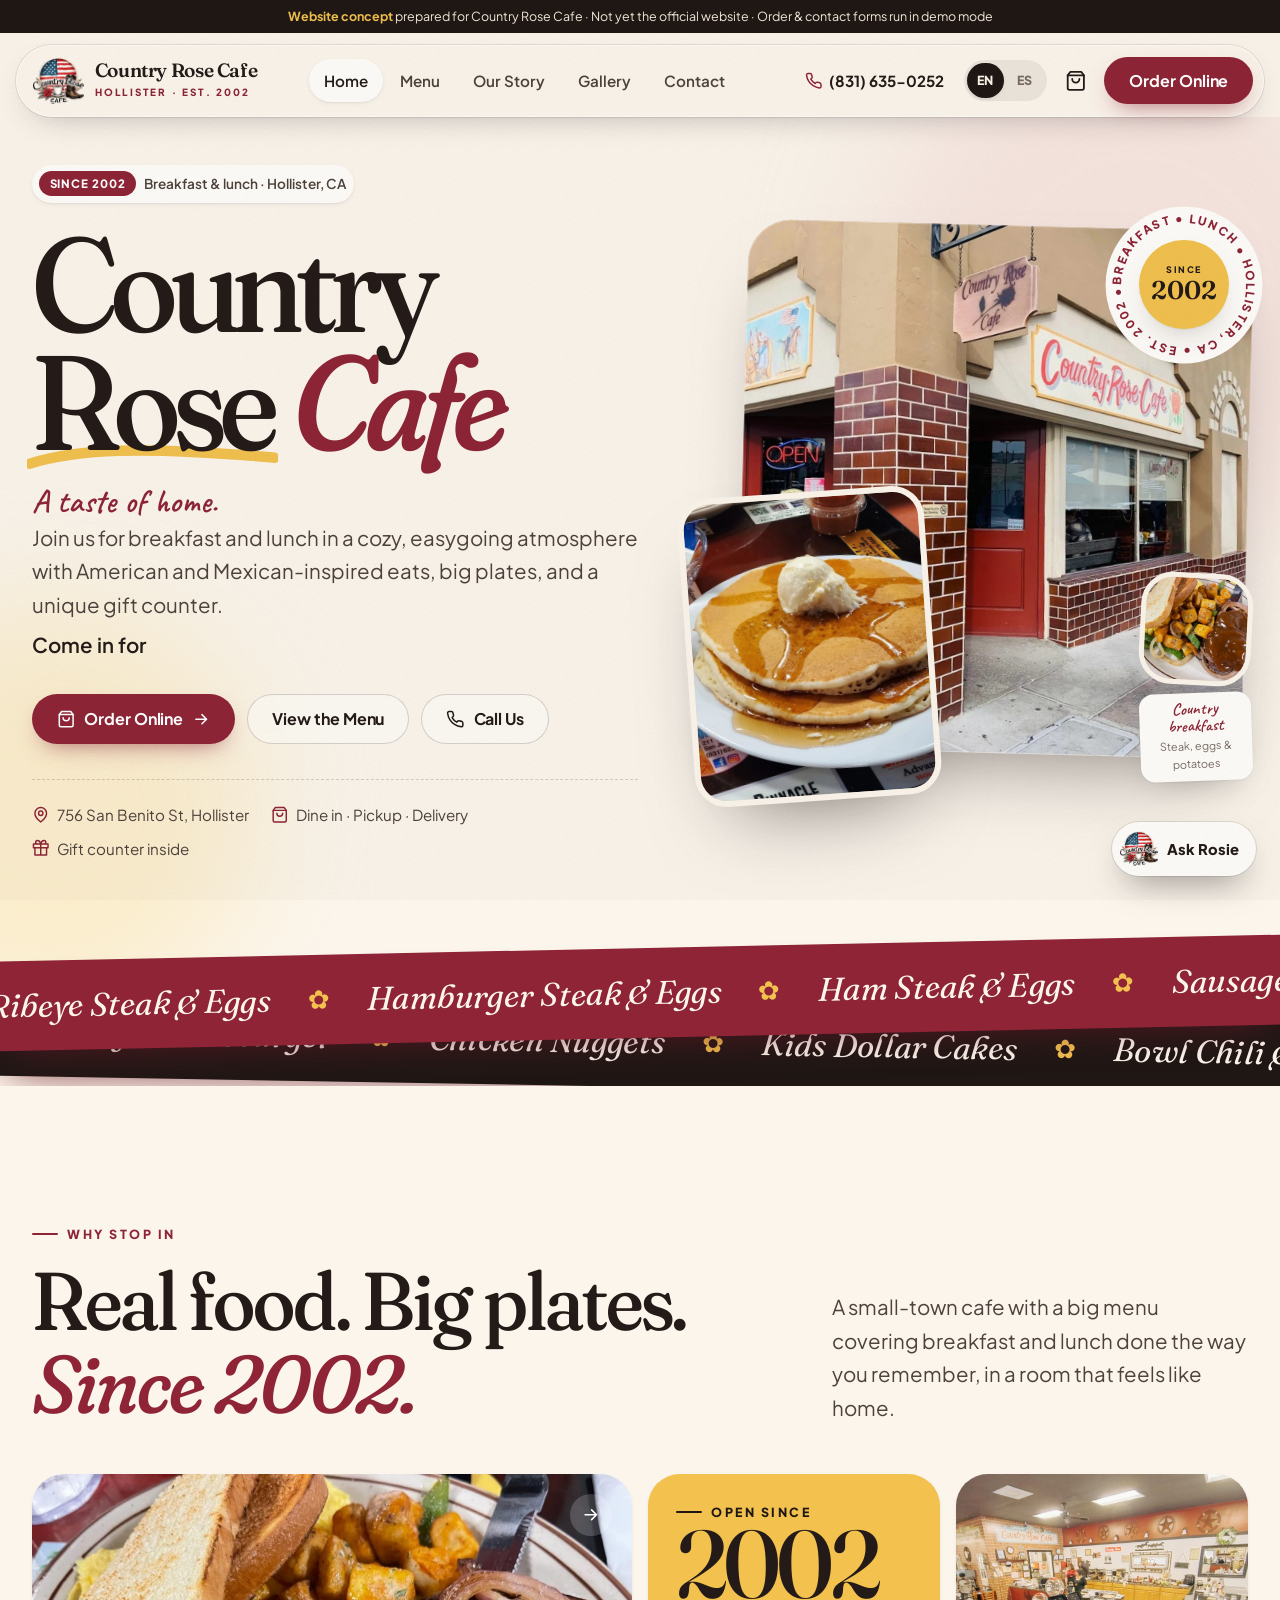
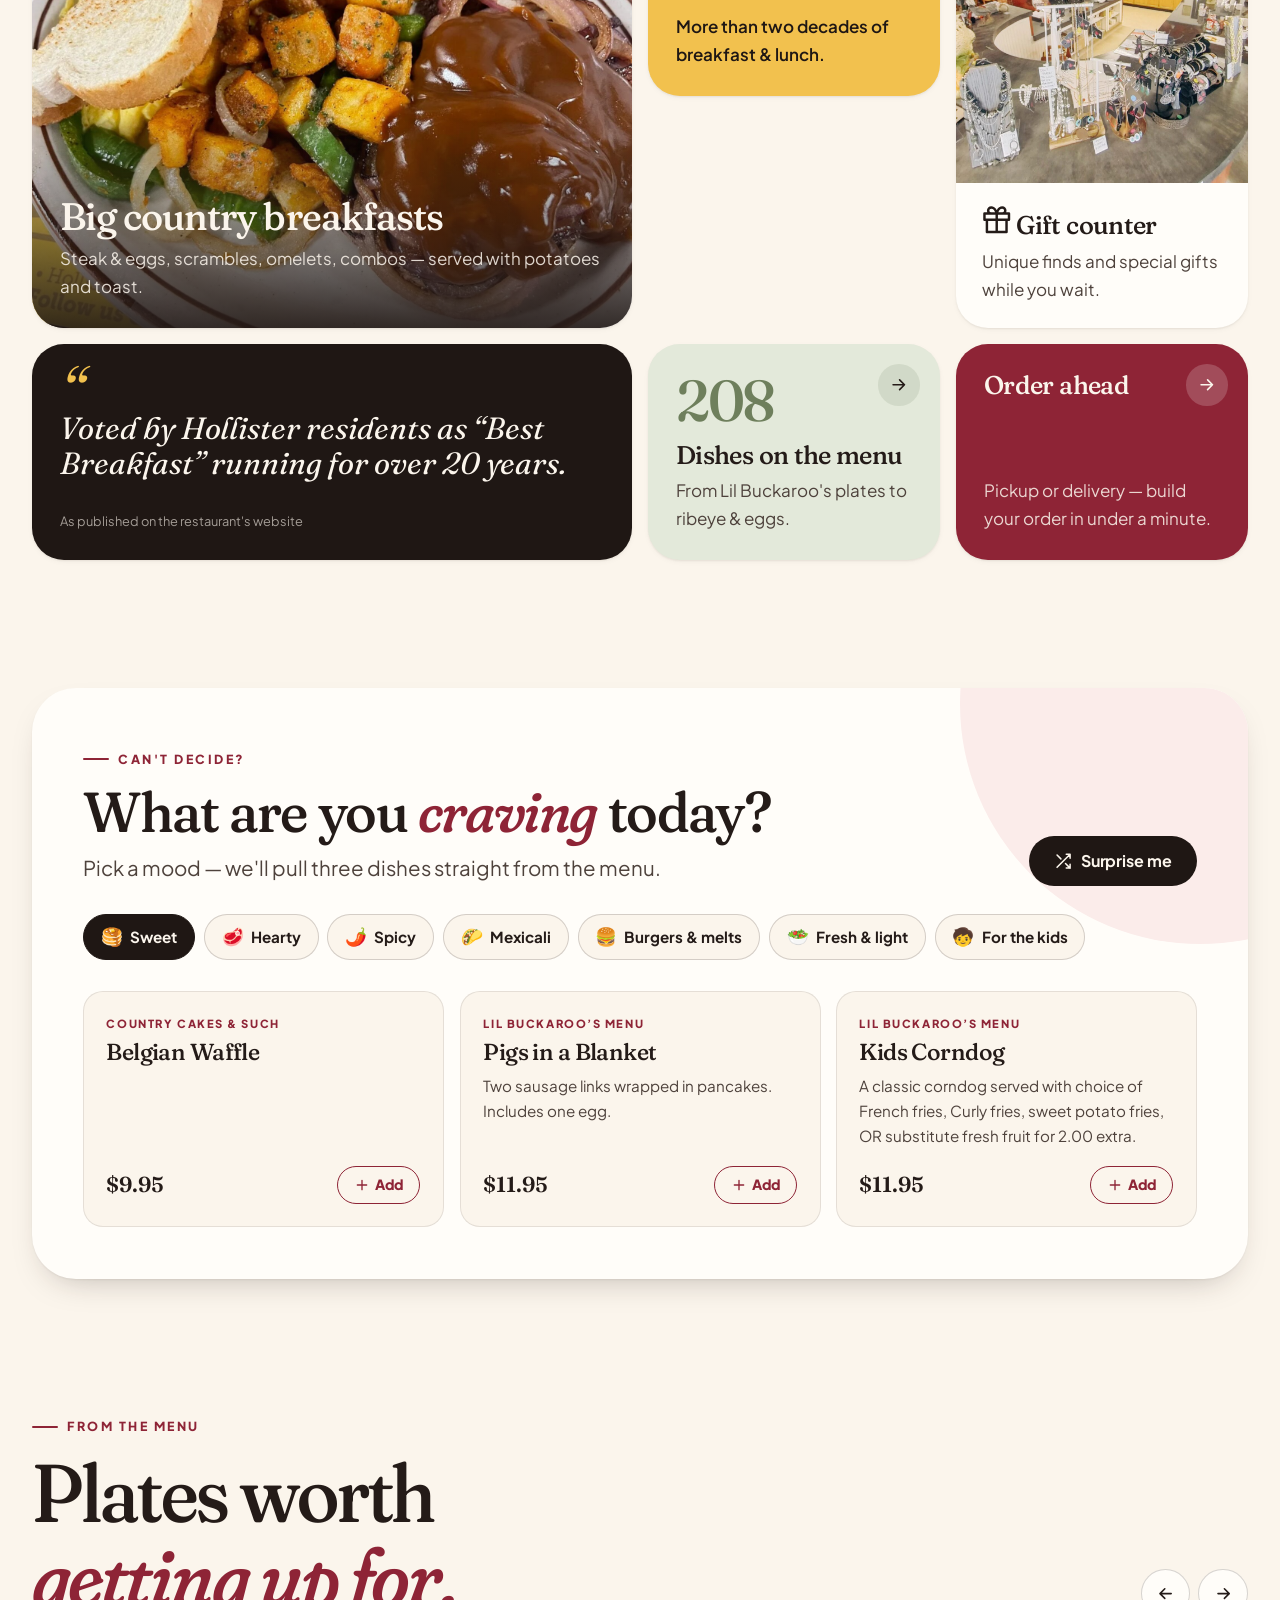
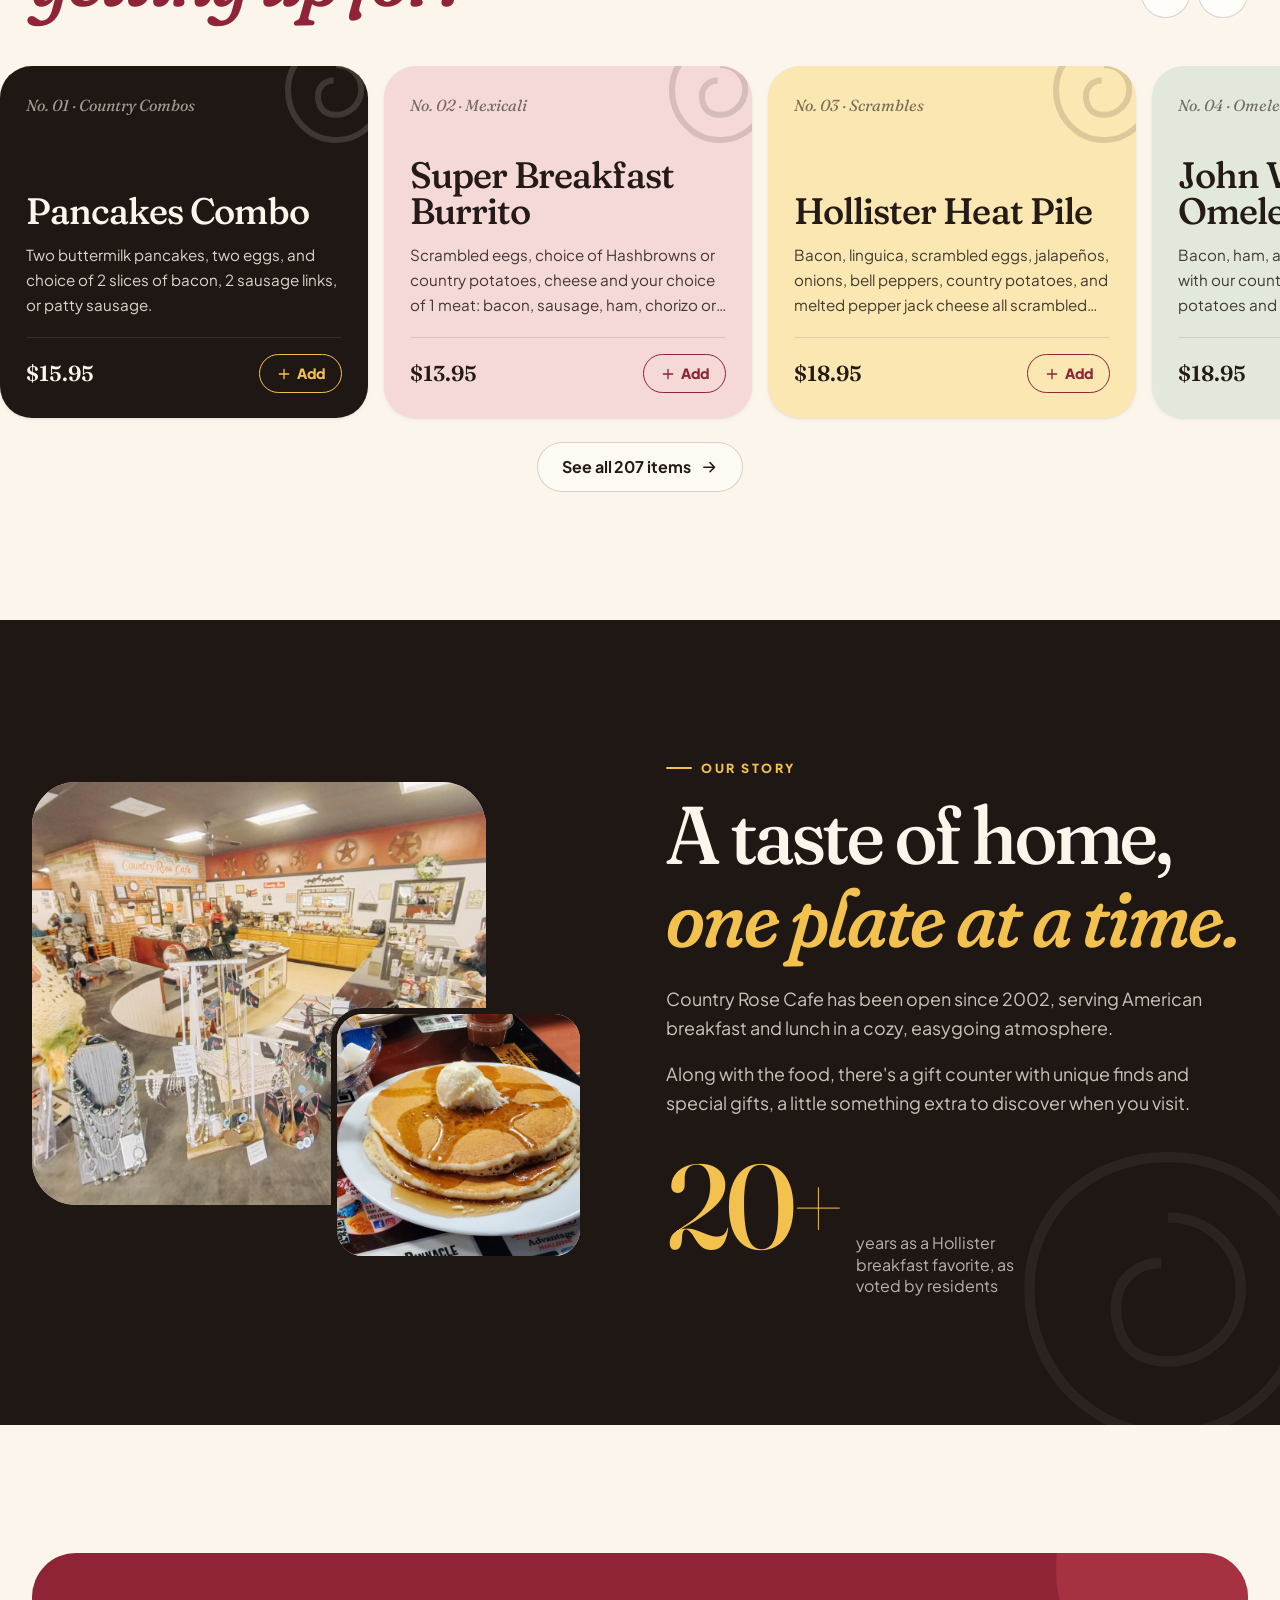
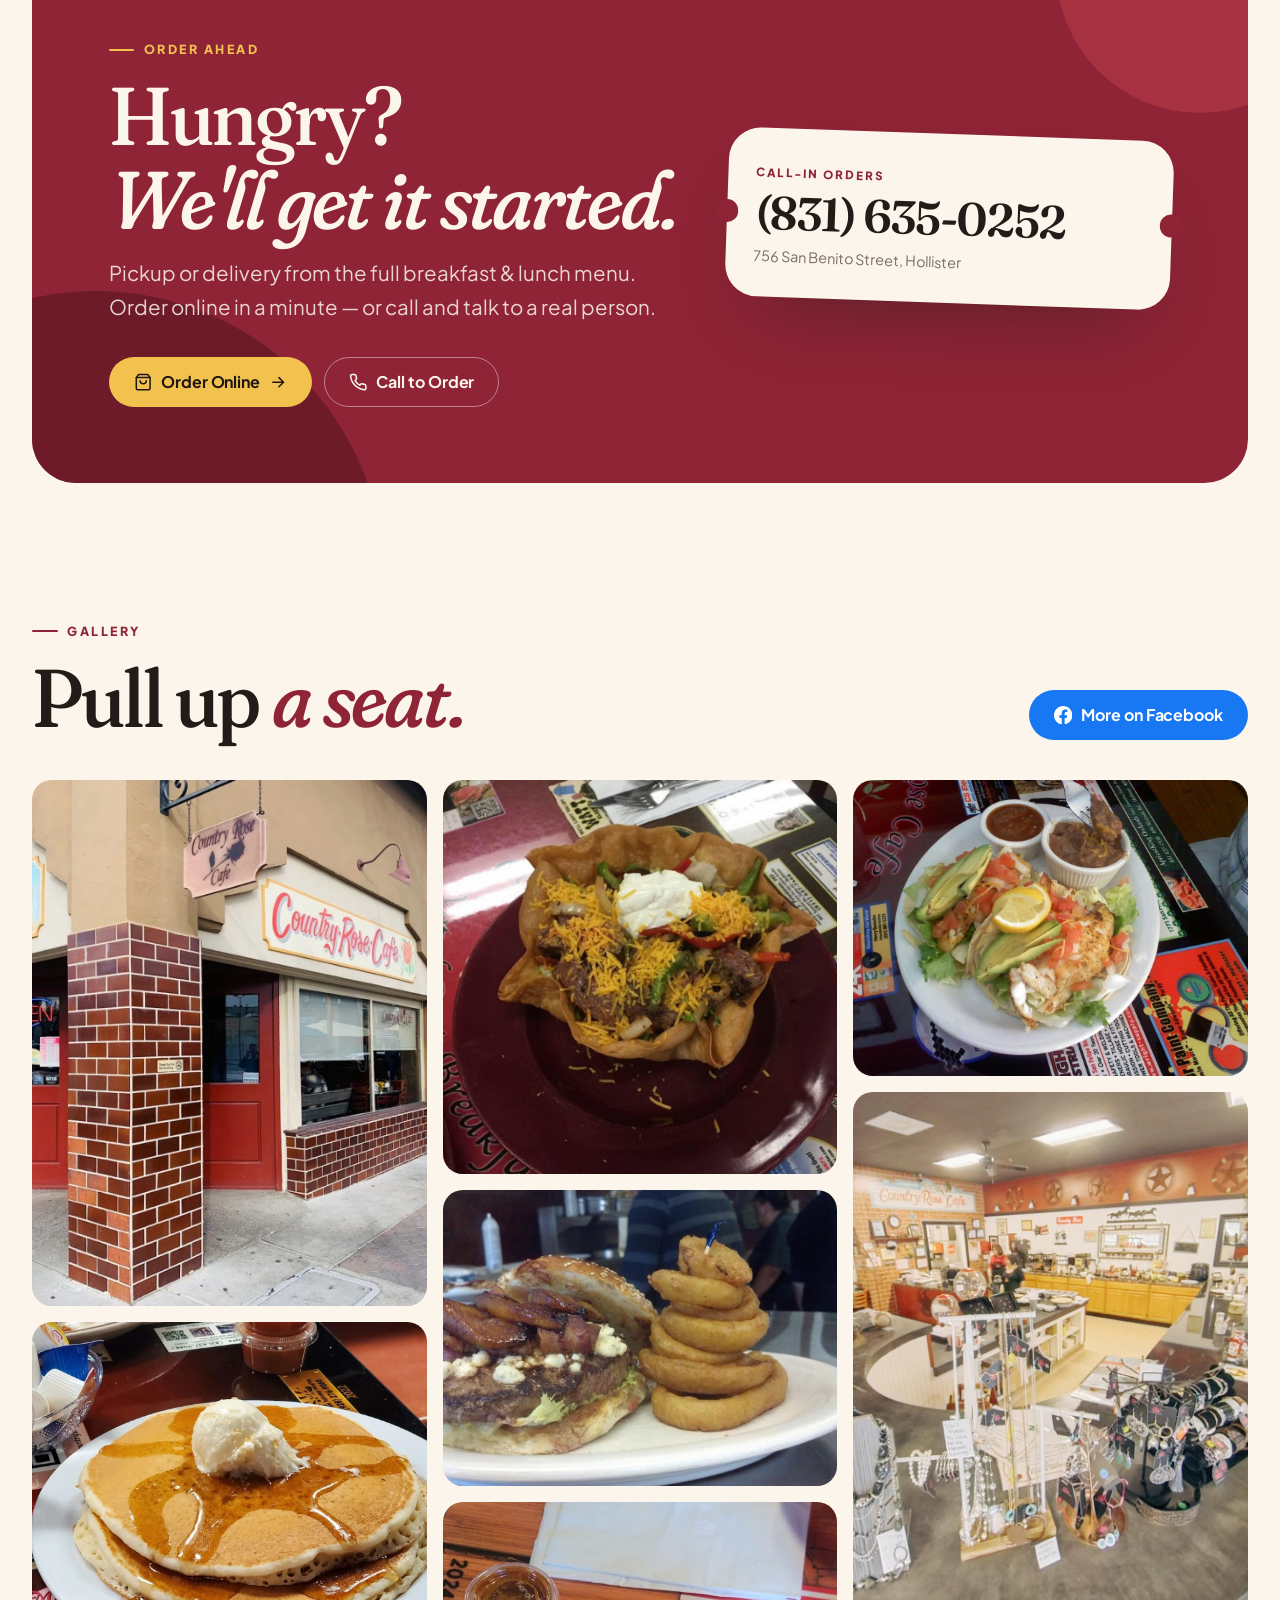
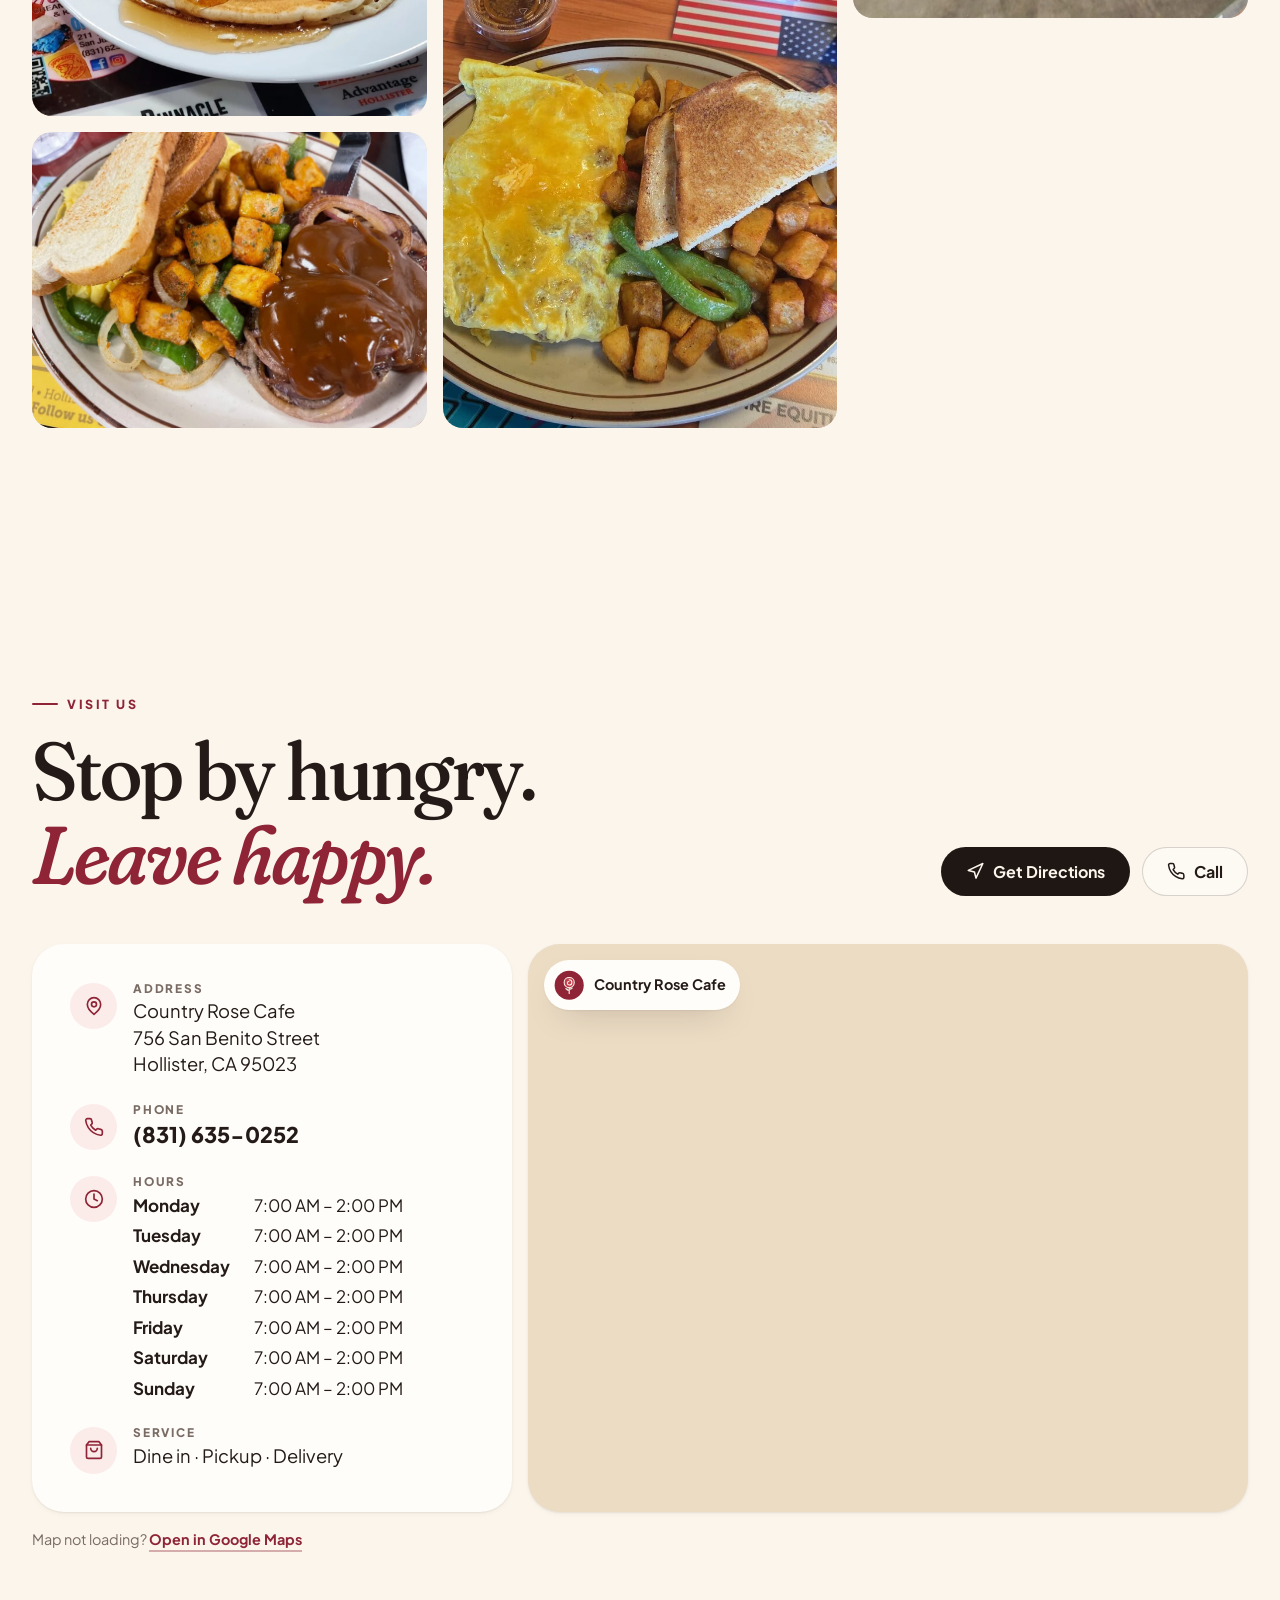
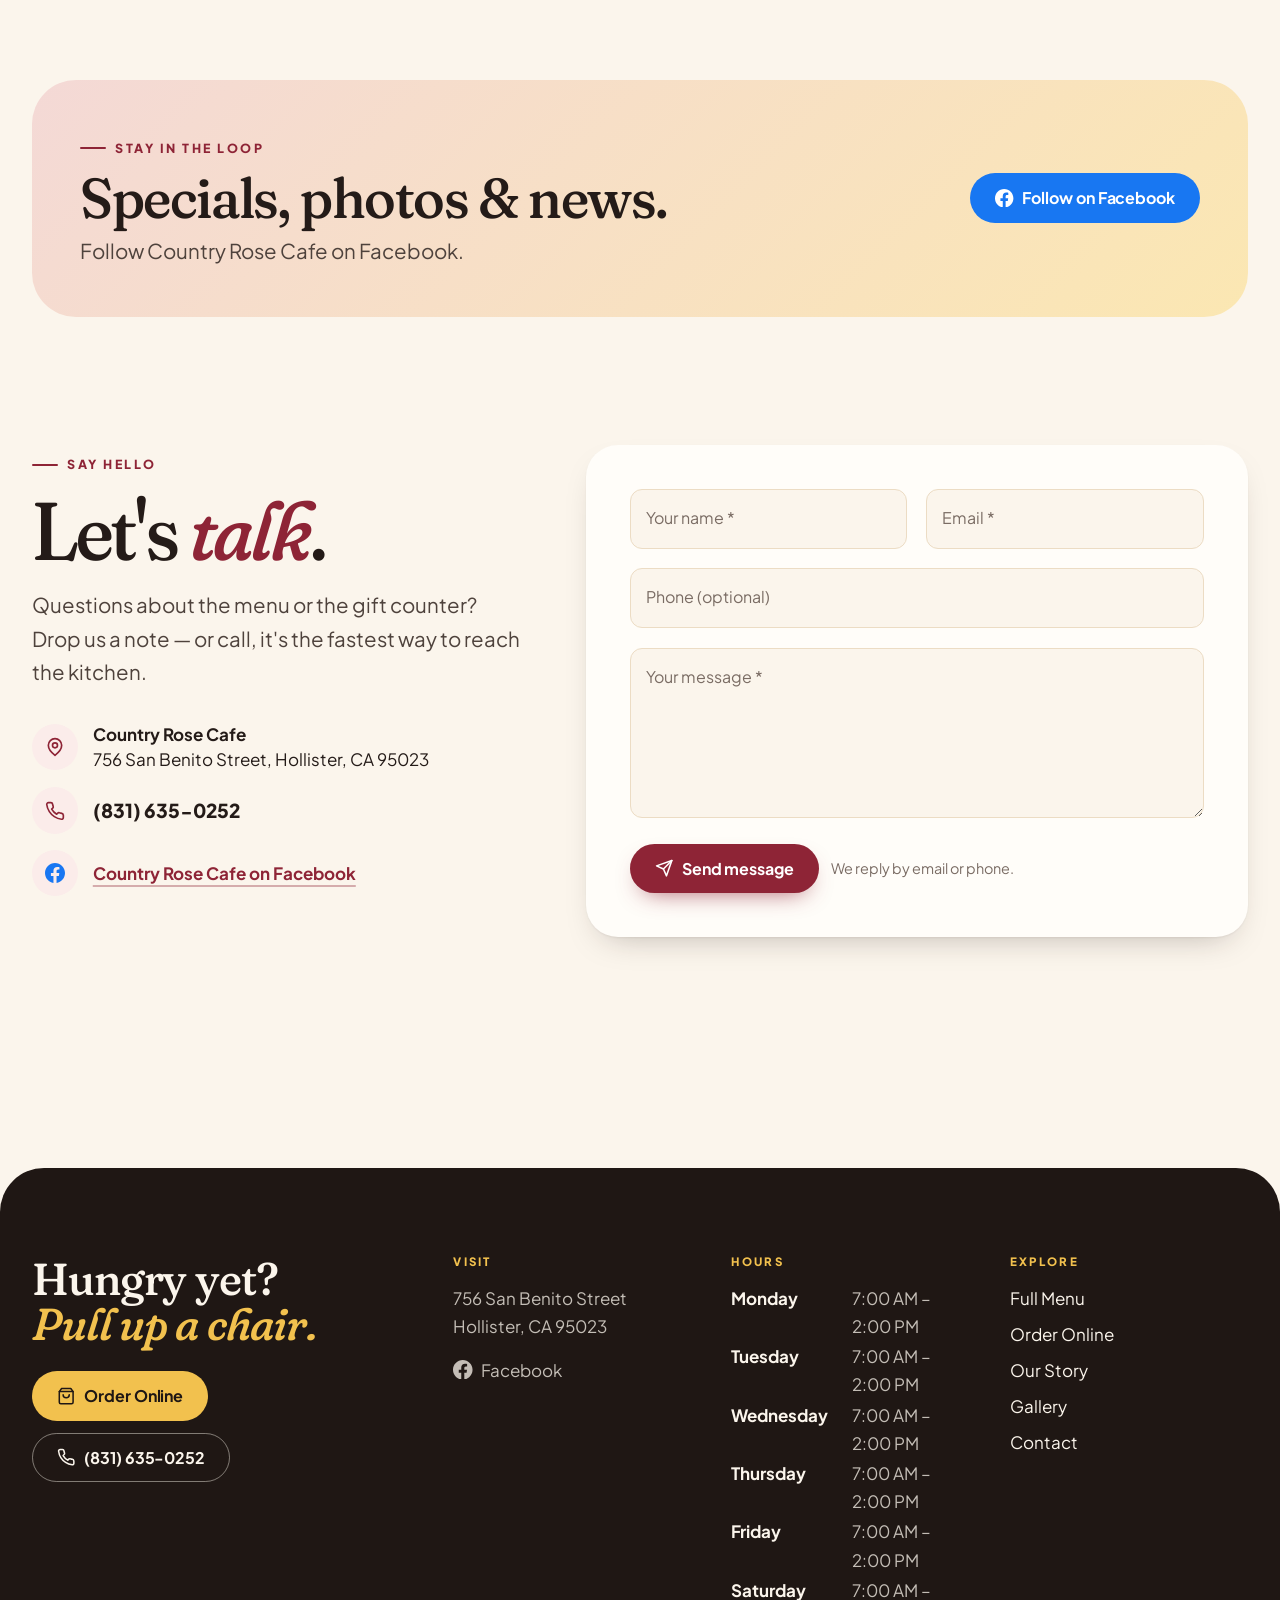
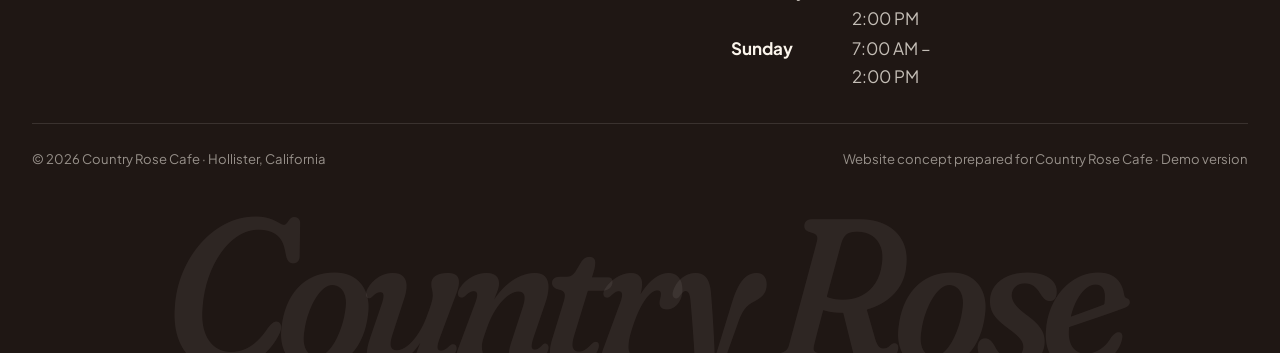
<file: index.html>
<!doctype html>
<html lang="en-US">
<head>
<meta charset="utf-8">
<meta name="viewport" content="width=device-width, initial-scale=1, viewport-fit=cover">
<title>Country Rose Cafe | Breakfast &amp; Lunch in Hollister, CA</title>
<meta name="description" content="Country Rose Cafe serves breakfast and lunch at 756 San Benito Street in Hollister, CA — omelets, pancakes, scrambles, burgers, sandwiches and salads in a cozy, easygoing cafe with a unique gift counter. Open since 2002. Call (831) 635-0252.">
<meta name="keywords" content="Country Rose Cafe, Country Rose Cafe Hollister, breakfast Hollister CA, lunch Hollister CA, breakfast restaurant Hollister, restaurants in Hollister CA">
<meta name="robots" content="noindex, nofollow">
<link rel="canonical" href="https://www.example.com/">
<meta name="theme-color" content="#fbf5ec">
<meta name="geo.region" content="US-CA"><meta name="geo.placename" content="Hollister">
<meta property="og:type" content="website"><meta property="og:site_name" content="Country Rose Cafe"><meta property="og:locale" content="en_US">
<meta property="og:title" content="Country Rose Cafe | Breakfast &amp; Lunch in Hollister, CA"><meta property="og:description" content="Country Rose Cafe serves breakfast and lunch at 756 San Benito Street in Hollister, CA — omelets, pancakes, scrambles, burgers, sandwiches and salads in a cozy, easygoing cafe with a unique gift counter. Open since 2002. Call (831) 635-0252.">
<meta property="og:url" content="https://www.example.com/"><meta property="og:image" content="https://d1w7312wesee68.cloudfront.net/restaurantImages/293e1b9b-fd53-4a47-a7d4-27c6b87f9032/20220129.jpg">
<meta name="twitter:card" content="summary_large_image"><meta name="twitter:title" content="Country Rose Cafe | Breakfast &amp; Lunch in Hollister, CA"><meta name="twitter:description" content="Country Rose Cafe serves breakfast and lunch at 756 San Benito Street in Hollister, CA — omelets, pancakes, scrambles, burgers, sandwiches and salads in a cozy, easygoing cafe with a unique gift counter. Open since 2002. Call (831) 635-0252."><meta name="twitter:image" content="https://d1w7312wesee68.cloudfront.net/restaurantImages/293e1b9b-fd53-4a47-a7d4-27c6b87f9032/20220129.jpg">
<link rel="icon" href="assets/images/favicon.svg" type="image/svg+xml">
<link rel="preconnect" href="https://fonts.googleapis.com"><link rel="preconnect" href="https://fonts.gstatic.com" crossorigin>
<link rel="stylesheet" href="https://fonts.googleapis.com/css2?family=Caveat:wght@600&amp;family=Fraunces:ital,opsz,wght,SOFT,WONK@0,9..144,300..700,0..100,0..1;1,9..144,300..700,0..100,0..1&amp;family=Plus+Jakarta+Sans:wght@400..800&amp;display=swap">
<link rel="stylesheet" href="assets/css/styles.css">
<script>document.documentElement.classList.add("js")</script>
<script type="application/ld+json">
{"@context":"https://schema.org","@type":"Restaurant","name":"Country Rose Cafe","description":"Breakfast and lunch in a cozy, easygoing atmosphere, with a unique gift counter.","telephone":"+18316350252","url":"https://www.example.com/","image":["https://d1w7312wesee68.cloudfront.net/restaurantImages/293e1b9b-fd53-4a47-a7d4-27c6b87f9032/20220129.jpg","https://d1w7312wesee68.cloudfront.net/restaurantImages/293e1b9b-fd53-4a47-a7d4-27c6b87f9032/20231112.jpg"],"address":{"@type":"PostalAddress","streetAddress":"756 San Benito Street","addressLocality":"Hollister","addressRegion":"CA","postalCode":"95023","addressCountry":"US"},"servesCuisine":["American","Breakfast","Lunch"],"hasMenu":"https://www.example.com/menu.html","foundingDate":"2002","acceptsReservations":false,"sameAs":["https://www.facebook.com/profile.php?id=100068233964007"]}
</script>
</head>
<body data-page="home">
<a class="skip-link" href="#main">Skip to main content</a>
<div class="demo-banner demo-only"><b>Website concept</b> prepared for Country Rose Cafe · Not yet the official website · Order &amp; contact forms run in demo mode</div>
<div class="nav-shell">
  <nav class="nav" aria-label="Main">
    <a class="brand" href="index.html" aria-label="Country Rose Cafe — home"><img class="brand-mark-img" src="assets/images/logo.png" alt="Country Rose Cafe logo"><span><span class="brand-name">Country Rose<span class="cafe-word"> Cafe</span></span><span class="brand-sub">Hollister · Est. 2002</span></span></a>
    <div class="nav-links"><a href="index.html" aria-current="page">Home</a><a href="menu.html">Menu</a><a href="index.html#story">Our Story</a><a href="index.html#gallery">Gallery</a><a href="contact.html">Contact</a></div>
    <div class="nav-actions">
      <a class="nav-phone" href="tel:+18316350252"><svg class="icon" viewBox="0 0 24 24" fill="none" stroke="currentColor" stroke-width="2" stroke-linecap="round" stroke-linejoin="round" aria-hidden="true" focusable="false"><path d="M22 16.9v3a2 2 0 0 1-2.2 2 19.8 19.8 0 0 1-8.6-3.1 19.5 19.5 0 0 1-6-6A19.8 19.8 0 0 1 2.1 4.2 2 2 0 0 1 4.1 2h3a2 2 0 0 1 2 1.7c.1.9.4 1.8.7 2.7a2 2 0 0 1-.5 2.1L8 9.8a16 16 0 0 0 6 6l1.3-1.3a2 2 0 0 1 2.1-.4c.9.3 1.8.6 2.7.7a2 2 0 0 1 1.7 2z"/></svg>(831) 635-0252</a>
      <div class="lang" role="group" aria-label="Language / Idioma" data-no-i18n><button type="button" data-set-lang="en" aria-pressed="true"><span aria-hidden="true">EN</span><span class="sr-only">English</span></button><button type="button" data-set-lang="es" aria-pressed="false"><span aria-hidden="true">ES</span><span class="sr-only">Español</span></button></div>
      <a class="icon-btn" href="order.html#cart" data-cart-link aria-label="View order"><svg class="icon" viewBox="0 0 24 24" fill="none" stroke="currentColor" stroke-width="2" stroke-linecap="round" stroke-linejoin="round" aria-hidden="true" focusable="false"><path d="M6 2 3 6v14a2 2 0 0 0 2 2h14a2 2 0 0 0 2-2V6l-3-4z"/><path d="M3 6h18M16 10a4 4 0 0 1-8 0"/></svg><span class="badge" data-cart-count hidden>0</span></a>
      <a class="btn btn-rose nav-order" href="order.html">Order Online</a>
      <button type="button" class="icon-btn menu-toggle" aria-expanded="false" aria-controls="sheet" aria-label="Open menu"><svg class="icon" viewBox="0 0 24 24" fill="none" stroke="currentColor" stroke-width="2" stroke-linecap="round" stroke-linejoin="round" aria-hidden="true" focusable="false"><path d="M4 7h16M4 12h10M4 17h16"/></svg></button>
    </div>
  </nav>
</div>
<div id="sheet" class="sheet" hidden role="dialog" aria-modal="true" aria-label="Site menu">
  <div class="sheet-top"><span class="brand"><img class="brand-mark-img" src="assets/images/logo.png" alt="Country Rose Cafe logo"><span class="brand-name" style="color:var(--paper)">Country Rose</span></span><button type="button" class="icon-btn sheet-close" aria-label="Close menu"><svg class="icon" viewBox="0 0 24 24" fill="none" stroke="currentColor" stroke-width="2" stroke-linecap="round" stroke-linejoin="round" aria-hidden="true" focusable="false"><path d="M18 6 6 18M6 6l12 12"/></svg></button></div>
  <div><nav aria-label="Mobile"><ol><li><a href="index.html" aria-current="page">Home</a></li><li><a href="menu.html">Menu</a></li><li><a href="index.html#story">Our Story</a></li><li><a href="index.html#gallery">Gallery</a></li><li><a href="order.html">Order Online</a></li><li><a href="contact.html">Contact</a></li></ol></nav>
    <div class="sheet-foot"><div class="lang lang-lg" role="group" aria-label="Language / Idioma" data-no-i18n><button type="button" data-set-lang="en" aria-pressed="true">English</button><button type="button" data-set-lang="es" aria-pressed="false">Español</button></div><a class="btn btn-butter" href="tel:+18316350252"><svg class="icon" viewBox="0 0 24 24" fill="none" stroke="currentColor" stroke-width="2" stroke-linecap="round" stroke-linejoin="round" aria-hidden="true" focusable="false"><path d="M22 16.9v3a2 2 0 0 1-2.2 2 19.8 19.8 0 0 1-8.6-3.1 19.5 19.5 0 0 1-6-6A19.8 19.8 0 0 1 2.1 4.2 2 2 0 0 1 4.1 2h3a2 2 0 0 1 2 1.7c.1.9.4 1.8.7 2.7a2 2 0 0 1-.5 2.1L8 9.8a16 16 0 0 0 6 6l1.3-1.3a2 2 0 0 1 2.1-.4c.9.3 1.8.6 2.7.7a2 2 0 0 1 1.7 2z"/></svg> Call (831) 635-0252</a><a class="btn btn-ghost-light" href="https://www.google.com/maps/dir/?api=1&amp;destination=Country+Rose+Cafe%2C+756+San+Benito+Street%2C+Hollister%2C+CA+95023" target="_blank" rel="noopener noreferrer"><svg class="icon" viewBox="0 0 24 24" fill="none" stroke="currentColor" stroke-width="2" stroke-linecap="round" stroke-linejoin="round" aria-hidden="true" focusable="false"><path d="m3 11 19-9-9 19-2-8-8-2z"/></svg> Get Directions<span class="sr-only"> (opens in a new tab)</span></a><p>756 San Benito Street · Hollister, CA</p></div>
  </div>
</div>
<main id="main" tabindex="-1">

<section class="hero" aria-labelledby="hero-title">
  <span class="hero-blob a" aria-hidden="true"></span><span class="hero-blob b" aria-hidden="true"></span>
  <div class="wrap hero-grid">
    <div>
      <p class="hero-eyebrow reveal"><span class="dot">Since 2002</span> Breakfast &amp; lunch · Hollister, CA</p>
      <h1 id="hero-title" class="reveal" style="--d:.05s"><span class="line">Country</span><span class="line"><span class="flourish">Rose<svg viewBox="0 0 200 20" preserveAspectRatio="none" aria-hidden="true"><path d="M2 14C40 4 90 2 198 10" fill="none" stroke="currentColor" stroke-width="7" stroke-linecap="round"/></svg></span> <span class="cafe">Cafe</span></span></h1>
      <p class="lede reveal" style="--d:.12s"><span class="script" style="font-size:1.6em;color:var(--rose);line-height:1">A taste of home.</span><br>Join us for breakfast and lunch in a cozy, easygoing atmosphere with American and Mexican-inspired eats, big plates, and a unique gift counter. <span class="rot-line">Come in for <span class="rotator" aria-hidden="true"><span>country cakes.</span><span>a John Wayne omelet.</span><span>Hector&#39;s chilaquiles.</span></span></span><span class="sr-only">breakfast and lunch.</span></p>
      <div class="btn-row reveal" style="--d:.18s">
        <a class="btn btn-rose" href="order.html"><svg class="icon" viewBox="0 0 24 24" fill="none" stroke="currentColor" stroke-width="2" stroke-linecap="round" stroke-linejoin="round" aria-hidden="true" focusable="false"><path d="M6 2 3 6v14a2 2 0 0 0 2 2h14a2 2 0 0 0 2-2V6l-3-4z"/><path d="M3 6h18M16 10a4 4 0 0 1-8 0"/></svg> Order Online <svg class="icon arrow" viewBox="0 0 24 24" fill="none" stroke="currentColor" stroke-width="2" stroke-linecap="round" stroke-linejoin="round" aria-hidden="true" focusable="false"><path d="M5 12h14M13 6l6 6-6 6"/></svg></a>
        <a class="btn btn-line" href="menu.html">View the Menu</a>
        <a class="btn btn-line" href="tel:+18316350252" aria-label="Call us at (831) 635-0252"><svg class="icon" viewBox="0 0 24 24" fill="none" stroke="currentColor" stroke-width="2" stroke-linecap="round" stroke-linejoin="round" aria-hidden="true" focusable="false"><path d="M22 16.9v3a2 2 0 0 1-2.2 2 19.8 19.8 0 0 1-8.6-3.1 19.5 19.5 0 0 1-6-6A19.8 19.8 0 0 1 2.1 4.2 2 2 0 0 1 4.1 2h3a2 2 0 0 1 2 1.7c.1.9.4 1.8.7 2.7a2 2 0 0 1-.5 2.1L8 9.8a16 16 0 0 0 6 6l1.3-1.3a2 2 0 0 1 2.1-.4c.9.3 1.8.6 2.7.7a2 2 0 0 1 1.7 2z"/></svg> Call Us</a>
      </div>
      <div class="hero-facts reveal" style="--d:.24s">
        <a href="https://www.google.com/maps/dir/?api=1&amp;destination=Country+Rose+Cafe%2C+756+San+Benito+Street%2C+Hollister%2C+CA+95023" target="_blank" rel="noopener noreferrer"><svg class="icon" viewBox="0 0 24 24" fill="none" stroke="currentColor" stroke-width="2" stroke-linecap="round" stroke-linejoin="round" aria-hidden="true" focusable="false"><path d="M20 10c0 6-8 12-8 12s-8-6-8-12a8 8 0 0 1 16 0z"/><circle cx="12" cy="10" r="3"/></svg> 756 San Benito St, Hollister<span class="sr-only"> (opens in a new tab)</span></a>
        <span><svg class="icon" viewBox="0 0 24 24" fill="none" stroke="currentColor" stroke-width="2" stroke-linecap="round" stroke-linejoin="round" aria-hidden="true" focusable="false"><path d="M6 2 3 6v14a2 2 0 0 0 2 2h14a2 2 0 0 0 2-2V6l-3-4z"/><path d="M3 6h18M16 10a4 4 0 0 1-8 0"/></svg> Dine in · Pickup · Delivery</span>
        <span><svg class="icon" viewBox="0 0 24 24" fill="none" stroke="currentColor" stroke-width="2" stroke-linecap="round" stroke-linejoin="round" aria-hidden="true" focusable="false"><path d="M20 12v10H4V12M2 7h20v5H2zM12 22V7M12 7H7.5a2.5 2.5 0 0 1 0-5C11 2 12 7 12 7zM12 7h4.5a2.5 2.5 0 0 0 0-5C13 2 12 7 12 7z"/></svg> Gift counter inside</span>
      </div>
    </div>
    <div class="collage reveal" style="--d:.1s">
      <div class="spin-badge" aria-hidden="true"><svg class="ring" viewBox="0 0 200 200"><defs><path id="circ" d="M100,100 m-78,0 a78,78 0 1,1 156,0 a78,78 0 1,1 -156,0"/></defs><circle cx="100" cy="100" r="98" fill="#fffdf9"/><text font-family="Plus Jakarta Sans, sans-serif" font-size="14.5" font-weight="800" fill="#8e2436"><textPath href="#circ" textLength="486" lengthAdjust="spacing">BREAKFAST • LUNCH • HOLLISTER, CA • EST. 2002 • </textPath></text></svg><div class="core"><div><small>Since</small><b>2002</b></div></div></div>
      <div class="main ph"><img class="photo" src="assets/images/hero.jpg" alt="Exterior of Country Rose Cafe with its open sign" fetchpriority="high" decoding="async" data-label="Hero photo — cafe exterior" data-path="assets/images/hero.jpg"></div>
      <div class="inset ph"><img class="photo" src="assets/images/breakfast.jpg" alt="Buttermilk pancakes with butter and syrup" loading="lazy" decoding="async" data-label="Breakfast photo" data-path="assets/images/breakfast.jpg"></div>
      <div class="note-photo"><div class="ph note-ph"><img class="photo" src="assets/images/country-breakfast.jpg" alt="Hearty country breakfast plate with steak, eggs, hash browns and toast" loading="lazy" decoding="async" data-label="Country breakfast photo" data-path="assets/images/country-breakfast.jpg"></div><div class="note-cap"><span class="script">Country breakfast</span><small>Steak, eggs &amp; potatoes</small></div></div>
    </div>
  </div>
  <div class="marquee" aria-hidden="true"><div class="marquee-track" data-marquee></div></div>
  <div class="marquee alt" aria-hidden="true"><div class="marquee-track" data-marquee></div></div>
</section>

<section id="why" class="section" aria-labelledby="why-title">
  <div class="wrap">
    <div class="head-row reveal"><div><span class="kicker">Why stop in</span><h2 id="why-title" class="display-lg">Real food. Big plates.<br><span class="italic rose">Since 2002.</span></h2></div>
      <p class="lede" style="max-width:26rem">A small-town cafe with a big menu covering breakfast and lunch done the way you remember, in a room that feels like home.</p></div>
    <div class="bento">
      <a class="cell b-photo ph zoom reveal" href="menu.html"><img class="photo" src="assets/images/country-breakfast.jpg" alt="Hearty country breakfast platter with eggs, potatoes and toast" loading="lazy" decoding="async" data-label="Country breakfast photo" data-path="assets/images/country-breakfast.jpg"><div class="cap"><h3>Big country breakfasts</h3><p>Steak &amp; eggs, scrambles, omelets, combos — served with potatoes and toast.</p></div><span class="corner" style="color:#fff"><svg class="icon arrow" viewBox="0 0 24 24" fill="none" stroke="currentColor" stroke-width="2" stroke-linecap="round" stroke-linejoin="round" aria-hidden="true" focusable="false"><path d="M5 12h14M13 6l6 6-6 6"/></svg></span></a>
      <div class="cell b-stat reveal" style="--d:.05s"><span class="kicker" style="color:var(--espresso)">Open since</span><span class="num">2002</span><p>More than two decades of breakfast &amp; lunch.</p></div>
      <div class="cell b-gift reveal" style="--d:.1s"><div class="ph zoom"><img class="photo" src="assets/images/restaurant.jpg" alt="Inside Country Rose Cafe — dining room and gift counter with jewelry displays" loading="lazy" decoding="async" data-label="Interior / gift counter photo" data-path="assets/images/restaurant.jpg"></div><div class="txt"><h3><svg class="icon" viewBox="0 0 24 24" fill="none" stroke="currentColor" stroke-width="2" stroke-linecap="round" stroke-linejoin="round" aria-hidden="true" focusable="false"><path d="M20 12v10H4V12M2 7h20v5H2zM12 22V7M12 7H7.5a2.5 2.5 0 0 1 0-5C11 2 12 7 12 7zM12 7h4.5a2.5 2.5 0 0 0 0-5C13 2 12 7 12 7z"/></svg> Gift counter</h3><p>Unique finds and special gifts while you wait.</p></div></div>
      <div class="cell b-quote reveal" style="--d:.1s"><blockquote>Voted by Hollister residents as “Best Breakfast” running for over 20 years.</blockquote><small>As published on the restaurant&#39;s website</small></div>
      <a class="cell b-menu reveal" href="menu.html" style="--d:.15s;text-decoration:none"><span class="num" data-count-items>207</span><div><h3>Dishes on the menu</h3><p>From Lil Buckaroo&#39;s plates to ribeye &amp; eggs.</p></div><span class="corner" style="background:rgb(110 127 92 / .15)"><svg class="icon arrow" viewBox="0 0 24 24" fill="none" stroke="currentColor" stroke-width="2" stroke-linecap="round" stroke-linejoin="round" aria-hidden="true" focusable="false"><path d="M5 12h14M13 6l6 6-6 6"/></svg></span></a>
      <a class="cell b-order reveal" href="order.html" style="--d:.2s;text-decoration:none"><h3>Order ahead</h3><p>Pickup or delivery — build your order in under a minute.</p><span class="corner"><svg class="icon arrow" viewBox="0 0 24 24" fill="none" stroke="currentColor" stroke-width="2" stroke-linecap="round" stroke-linejoin="round" aria-hidden="true" focusable="false"><path d="M5 12h14M13 6l6 6-6 6"/></svg></span></a>
    </div>
  </div>
</section>

<section id="crave-section" class="section" style="padding-top:0" aria-labelledby="crave-title">
  <div class="wrap">
    <div id="crave" class="crave reveal">
      <div class="crave-top">
        <div><span class="kicker">Can&#39;t decide?</span><h2 id="crave-title" class="display-md" style="margin-top:.8rem">What are you <span class="italic rose">craving</span> today?</h2><p class="lede" style="margin-top:.75rem">Pick a mood — we&#39;ll pull three dishes straight from the menu.</p></div>
        <button type="button" id="crave-surprise" class="btn btn-dark"><svg class="icon" viewBox="0 0 24 24" fill="none" stroke="currentColor" stroke-width="2" stroke-linecap="round" stroke-linejoin="round" aria-hidden="true" focusable="false"><path d="M16 3h5v5M4 20 21 3M21 16v5h-5M15 15l6 6M4 4l5 5"/></svg> Surprise me</button>
      </div>
      <div id="crave-chips" class="chips" aria-label="Choose a craving"></div>
      <p id="crave-live" class="sr-only" aria-live="polite"></p>
      <div id="crave-results" class="crave-results"></div>
    </div>
  </div>
</section>

<section id="highlights" class="section" style="padding-top:0" aria-labelledby="hl-title">
  <div class="wrap">
    <div class="head-row reveal"><div><span class="kicker">From the menu</span><h2 id="hl-title" class="display-lg">Plates worth<br><span class="italic rose">getting up for.</span></h2></div>
      <div class="rail-ctrl"><button type="button" class="round" data-rail-prev aria-label="Scroll left"><svg class="icon" viewBox="0 0 24 24" fill="none" stroke="currentColor" stroke-width="2" stroke-linecap="round" stroke-linejoin="round" aria-hidden="true" focusable="false"><path d="M19 12H5M11 18l-6-6 6-6"/></svg></button><button type="button" class="round" data-rail-next aria-label="Scroll right"><svg class="icon arrow" viewBox="0 0 24 24" fill="none" stroke="currentColor" stroke-width="2" stroke-linecap="round" stroke-linejoin="round" aria-hidden="true" focusable="false"><path d="M5 12h14M13 6l6 6-6 6"/></svg></button></div></div>
    <div id="rail" class="rail" aria-label="Menu highlights"></div>
    <div class="btn-row" style="justify-content:center"><a class="btn btn-line" href="menu.html">See all 207 items <svg class="icon arrow" viewBox="0 0 24 24" fill="none" stroke="currentColor" stroke-width="2" stroke-linecap="round" stroke-linejoin="round" aria-hidden="true" focusable="false"><path d="M5 12h14M13 6l6 6-6 6"/></svg></a></div>
  </div>
</section>

<section id="story" class="dark section" aria-labelledby="story-title">
  <svg class="rose-watermark" viewBox="0 0 48 48" aria-hidden="true"><path d="M24 6c9 0 16 6.4 16 15.2C40 31 32.4 38 24 38S8 31 8 21.2C8 12.4 15 6 24 6z" fill="none" stroke="#fbf5ec" stroke-width="1.2"/><path d="M24 13c4.8 0 8.4 3.6 8.4 8.2 0 4.8-4 8.4-8.4 8.4s-6-2.8-6-6.2c0-3.2 2.4-5.2 5.2-5.2" fill="none" stroke="#fbf5ec" stroke-width="1.2"/></svg>
  <div class="wrap story-grid">
    <div class="story-photos reveal"><div class="a ph"><img class="photo" src="assets/images/restaurant.jpg" alt="Inside Country Rose Cafe — dining room and gift counter with jewelry displays" loading="lazy" decoding="async" data-label="Interior / gift counter photo" data-path="assets/images/restaurant.jpg"></div><div class="b ph"><img class="photo" src="assets/images/breakfast.jpg" alt="Buttermilk pancakes with butter and syrup" loading="lazy" decoding="async" data-label="Breakfast photo" data-path="assets/images/breakfast.jpg"></div></div>
    <div class="story-copy reveal" style="--d:.1s">
      <span class="kicker light">Our story</span>
      <h2 id="story-title" class="display-lg" style="margin-top:.9rem">A taste of home, <span class="italic" style="color:var(--butter)">one plate at a time.</span></h2>
      <div class="body"><p>Country Rose Cafe has been open since 2002, serving American breakfast and lunch in a cozy, easygoing atmosphere.</p><p>Along with the food, there&#39;s a gift counter with unique finds and special gifts, a little something extra to discover when you visit.</p></div>
      <div class="years"><b>20+</b><span>years as a Hollister breakfast favorite, as voted by residents</span></div>
          </div>
  </div>
</section>

<section id="order" class="section" aria-labelledby="order-title">
  <div class="wrap">
    <div class="cta reveal">
      <div><span class="kicker light">Order ahead</span><h2 id="order-title" class="display-lg" style="margin-top:.9rem">Hungry?<br><span class="italic">We&#39;ll get it started.</span></h2>
        <p class="lede">Pickup or delivery from the full breakfast &amp; lunch menu. Order online in a minute — or call and talk to a real person.</p>
        <div class="btn-row"><a class="btn btn-butter" href="order.html"><svg class="icon" viewBox="0 0 24 24" fill="none" stroke="currentColor" stroke-width="2" stroke-linecap="round" stroke-linejoin="round" aria-hidden="true" focusable="false"><path d="M6 2 3 6v14a2 2 0 0 0 2 2h14a2 2 0 0 0 2-2V6l-3-4z"/><path d="M3 6h18M16 10a4 4 0 0 1-8 0"/></svg> Order Online <svg class="icon arrow" viewBox="0 0 24 24" fill="none" stroke="currentColor" stroke-width="2" stroke-linecap="round" stroke-linejoin="round" aria-hidden="true" focusable="false"><path d="M5 12h14M13 6l6 6-6 6"/></svg></a><a class="btn btn-ghost-light" href="tel:+18316350252"><svg class="icon" viewBox="0 0 24 24" fill="none" stroke="currentColor" stroke-width="2" stroke-linecap="round" stroke-linejoin="round" aria-hidden="true" focusable="false"><path d="M22 16.9v3a2 2 0 0 1-2.2 2 19.8 19.8 0 0 1-8.6-3.1 19.5 19.5 0 0 1-6-6A19.8 19.8 0 0 1 2.1 4.2 2 2 0 0 1 4.1 2h3a2 2 0 0 1 2 1.7c.1.9.4 1.8.7 2.7a2 2 0 0 1-.5 2.1L8 9.8a16 16 0 0 0 6 6l1.3-1.3a2 2 0 0 1 2.1-.4c.9.3 1.8.6 2.7.7a2 2 0 0 1 1.7 2z"/></svg> Call to Order</a></div></div>
      <div class="ticket"><span class="top">Call-in orders</span><a class="tel" href="tel:+18316350252">(831) 635-0252</a><p class="small muted" style="margin-top:.5rem">756 San Benito Street, Hollister</p></div>
    </div>
  </div>
</section>

<section id="gallery" class="section" style="padding-top:0" aria-labelledby="gallery-title">
  <div class="wrap">
    <div class="head-row reveal"><div><span class="kicker">Gallery</span><h2 id="gallery-title" class="display-lg">Pull up <span class="italic rose">a seat.</span></h2></div>
      <a class="btn btn-fb" href="https://www.facebook.com/profile.php?id=100068233964007" target="_blank" rel="noopener noreferrer"><svg class="icon" viewBox="0 0 24 24" fill="currentColor" aria-hidden="true" focusable="false"><path d="M24 12.07C24 5.4 18.63 0 12 0S0 5.4 0 12.07C0 18.1 4.39 23.1 10.13 24v-8.44H7.08v-3.49h3.05V9.41c0-3.02 1.79-4.69 4.53-4.69 1.31 0 2.68.24 2.68.24v2.97h-1.51c-1.49 0-1.96.93-1.96 1.89v2.25h3.33l-.53 3.49h-2.8V24C19.61 23.1 24 18.1 24 12.07z"/></svg> More on Facebook<span class="sr-only"> (opens in a new tab)</span></a></div>
    <ul class="gallery">
      <li class="reveal"><button type="button" class="g-item tall" aria-label="View photo: cafe exterior"><img class="photo" src="assets/images/hero.jpg" alt="Exterior of Country Rose Cafe with its open sign" loading="lazy" decoding="async" data-label="Hero photo — cafe exterior" data-path="assets/images/hero.jpg"><span class="label">The cafe</span></button></li>
      <li class="reveal"><button type="button" class="g-item sq" aria-label="View photo: pancakes"><img class="photo" src="assets/images/breakfast.jpg" alt="Buttermilk pancakes with butter and syrup" loading="lazy" decoding="async" data-label="Breakfast photo" data-path="assets/images/breakfast.jpg"><span class="label">Buttermilk pancakes</span></button></li>
      <li class="reveal"><button type="button" class="g-item wide" aria-label="View photo: country breakfast"><img class="photo" src="assets/images/country-breakfast.jpg" alt="Hearty country breakfast platter with eggs, potatoes and toast" loading="lazy" decoding="async" data-label="Country breakfast photo" data-path="assets/images/country-breakfast.jpg"><span class="label">Country breakfast</span></button></li>
      <li class="reveal"><button type="button" class="g-item sq" aria-label="View photo: Mexicali fajita bowl"><img class="photo" src="assets/images/gallery/mexicali-bowl.jpg" alt="Steak fajita bowl in a crispy tortilla shell with cheese and sour cream" loading="lazy" decoding="async" data-label="Mexicali fajita bowl photo" data-path="assets/images/gallery/mexicali-bowl.jpg"><span class="label">Mexicali fajita bowl</span></button></li>
      <li class="reveal"><button type="button" class="g-item wide" aria-label="View photo: bacon burger with onion rings"><img class="photo" src="assets/images/gallery/lunch-burger.jpg" alt="Bacon burger with blue cheese and a tower of onion rings" loading="lazy" decoding="async" data-label="Burger photo" data-path="assets/images/gallery/lunch-burger.jpg"><span class="label">Bacon burger</span></button></li>
      <li class="reveal"><button type="button" class="g-item tall" aria-label="View photo: omelet plate"><img class="photo" src="assets/images/gallery/omelet.jpg" alt="Omelet plate served with potatoes and toast" loading="lazy" decoding="async" data-label="Omelet photo" data-path="assets/images/gallery/omelet.jpg"><span class="label">Fresh off the grill</span></button></li>
      <li class="reveal"><button type="button" class="g-item wide" aria-label="View photo: fish tacos"><img class="photo" src="assets/images/gallery/fish-tacos.jpg" alt="Grilled fish tacos with avocado, pico de gallo and lime" loading="lazy" decoding="async" data-label="Fish tacos photo" data-path="assets/images/gallery/fish-tacos.jpg"><span class="label">Fish tacos</span></button></li>
      <li class="reveal"><button type="button" class="g-item tall" aria-label="View photo: dining room and gift counter"><img class="photo" src="assets/images/restaurant.jpg" alt="Inside Country Rose Cafe — dining room and gift counter with jewelry displays" loading="lazy" decoding="async" data-label="Interior / gift counter photo" data-path="assets/images/restaurant.jpg"><span class="label">Dining room &amp; gifts</span></button></li>
    </ul>
  </div>
</section>

<section id="visit" class="section" aria-labelledby="visit-title">
  <div class="wrap">
    <div class="head-row reveal"><div><span class="kicker">Visit us</span><h2 id="visit-title" class="display-lg">Stop by hungry.<br><span class="italic rose">Leave happy.</span></h2></div>
      <div class="btn-row"><a class="btn btn-dark" href="https://www.google.com/maps/dir/?api=1&amp;destination=Country+Rose+Cafe%2C+756+San+Benito+Street%2C+Hollister%2C+CA+95023" target="_blank" rel="noopener noreferrer"><svg class="icon" viewBox="0 0 24 24" fill="none" stroke="currentColor" stroke-width="2" stroke-linecap="round" stroke-linejoin="round" aria-hidden="true" focusable="false"><path d="m3 11 19-9-9 19-2-8-8-2z"/></svg> Get Directions<span class="sr-only"> (opens in a new tab)</span></a><a class="btn btn-line" href="tel:+18316350252"><svg class="icon" viewBox="0 0 24 24" fill="none" stroke="currentColor" stroke-width="2" stroke-linecap="round" stroke-linejoin="round" aria-hidden="true" focusable="false"><path d="M22 16.9v3a2 2 0 0 1-2.2 2 19.8 19.8 0 0 1-8.6-3.1 19.5 19.5 0 0 1-6-6A19.8 19.8 0 0 1 2.1 4.2 2 2 0 0 1 4.1 2h3a2 2 0 0 1 2 1.7c.1.9.4 1.8.7 2.7a2 2 0 0 1-.5 2.1L8 9.8a16 16 0 0 0 6 6l1.3-1.3a2 2 0 0 1 2.1-.4c.9.3 1.8.6 2.7.7a2 2 0 0 1 1.7 2z"/></svg> Call</a></div></div>
    <div class="visit">
      <div class="visit-card reveal">
        <div class="v-row"><span class="v-ico"><svg class="icon" viewBox="0 0 24 24" fill="none" stroke="currentColor" stroke-width="2" stroke-linecap="round" stroke-linejoin="round" aria-hidden="true" focusable="false"><path d="M20 10c0 6-8 12-8 12s-8-6-8-12a8 8 0 0 1 16 0z"/><circle cx="12" cy="10" r="3"/></svg></span><div><h3>Address</h3><address>Country Rose Cafe<br>756 San Benito Street<br>Hollister, CA 95023</address></div></div>
        <div class="v-row"><span class="v-ico"><svg class="icon" viewBox="0 0 24 24" fill="none" stroke="currentColor" stroke-width="2" stroke-linecap="round" stroke-linejoin="round" aria-hidden="true" focusable="false"><path d="M22 16.9v3a2 2 0 0 1-2.2 2 19.8 19.8 0 0 1-8.6-3.1 19.5 19.5 0 0 1-6-6A19.8 19.8 0 0 1 2.1 4.2 2 2 0 0 1 4.1 2h3a2 2 0 0 1 2 1.7c.1.9.4 1.8.7 2.7a2 2 0 0 1-.5 2.1L8 9.8a16 16 0 0 0 6 6l1.3-1.3a2 2 0 0 1 2.1-.4c.9.3 1.8.6 2.7.7a2 2 0 0 1 1.7 2z"/></svg></span><div><h3>Phone</h3><a class="val" href="tel:+18316350252">(831) 635-0252</a></div></div>
        <div class="v-row"><span class="v-ico"><svg class="icon" viewBox="0 0 24 24" fill="none" stroke="currentColor" stroke-width="2" stroke-linecap="round" stroke-linejoin="round" aria-hidden="true" focusable="false"><circle cx="12" cy="12" r="10"/><path d="M12 6v6l4 2"/></svg></span><div><h3>Hours</h3><div data-hours style="margin-top:.2rem"></div></div></div>
        <div class="v-row"><span class="v-ico"><svg class="icon" viewBox="0 0 24 24" fill="none" stroke="currentColor" stroke-width="2" stroke-linecap="round" stroke-linejoin="round" aria-hidden="true" focusable="false"><path d="M6 2 3 6v14a2 2 0 0 0 2 2h14a2 2 0 0 0 2-2V6l-3-4z"/><path d="M3 6h18M16 10a4 4 0 0 1-8 0"/></svg></span><div><h3>Service</h3><p class="val">Dine in · Pickup · Delivery</p></div></div>
      </div>
      <div class="map reveal" style="--d:.1s"><div class="pin-card"><svg  viewBox="0 0 48 48" aria-hidden="true" focusable="false"><circle cx="24" cy="24" r="23" fill="#8e2436"/><path d="M24 12c4.5 0 8 3.2 8 7.6 0 4.9-3.8 8.4-8 8.4s-8-3.5-8-8.4C16 15.2 19.5 12 24 12z" fill="#c2414f" stroke="#fbf5ec" stroke-width="1.6"/><path d="M24 15.5c2.4 0 4.2 1.8 4.2 4.1 0 2.4-2 4.2-4.2 4.2s-3-1.4-3-3.1c0-1.6 1.2-2.6 2.6-2.6" fill="none" stroke="#fbf5ec" stroke-width="1.6" stroke-linecap="round"/><path d="M24 28v9" stroke="#fbf5ec" stroke-width="1.8" stroke-linecap="round"/><path d="M24 33c-3.5 0-6-2-6.5-4.5 3 0 5.6 1.4 6.5 4.5zM24 31.5c3 0 5.5-1.6 6-4-2.8 0-5.2 1.3-6 4z" fill="#e3e9da"/></svg>Country Rose Cafe</div><iframe title="Map showing Country Rose Cafe at 756 San Benito Street, Hollister, CA 95023" src="https://www.google.com/maps?q=Country+Rose+Cafe,+756+San+Benito+Street,+Hollister,+CA+95023&amp;output=embed" loading="lazy" referrerpolicy="no-referrer-when-downgrade" allowfullscreen></iframe></div>
    </div>
    <p class="small muted" style="margin-top:1rem">Map not loading? <a class="link" href="https://www.google.com/maps/search/?api=1&amp;query=Country+Rose+Cafe%2C+756+San+Benito+Street%2C+Hollister%2C+CA+95023" target="_blank" rel="noopener noreferrer">Open in Google Maps<span class="sr-only"> (opens in a new tab)</span></a></p>
  </div>
</section>

<section class="wrap" aria-labelledby="social-title"><div class="social reveal"><div><span class="kicker">Stay in the loop</span><h2 id="social-title" class="display-md" style="margin-top:.7rem">Specials, photos &amp; news.</h2><p class="lede" style="margin-top:.5rem">Follow Country Rose Cafe on Facebook.</p></div><a class="btn btn-fb" href="https://www.facebook.com/profile.php?id=100068233964007" target="_blank" rel="noopener noreferrer"><svg class="icon" viewBox="0 0 24 24" fill="currentColor" aria-hidden="true" focusable="false"><path d="M24 12.07C24 5.4 18.63 0 12 0S0 5.4 0 12.07C0 18.1 4.39 23.1 10.13 24v-8.44H7.08v-3.49h3.05V9.41c0-3.02 1.79-4.69 4.53-4.69 1.31 0 2.68.24 2.68.24v2.97h-1.51c-1.49 0-1.96.93-1.96 1.89v2.25h3.33l-.53 3.49h-2.8V24C19.61 23.1 24 18.1 24 12.07z"/></svg> Follow on Facebook<span class="sr-only"> (opens in a new tab)</span></a></div></section>

<section id="contact" class="section" aria-labelledby="contact-title">
  <div class="wrap contact-grid">
    <div class="reveal">
      <span class="kicker">Say hello</span>
      <h2 id="contact-title" class="display-lg" style="margin-top:.9rem">Let&#39;s <span class="italic rose">talk</span>.</h2>
      <p class="lede" style="margin-top:1rem">Questions about the menu or the gift counter? Drop us a note — or call, it&#39;s the fastest way to reach the kitchen.</p>
      <ul class="c-list">
        <li><span class="v-ico"><svg class="icon" viewBox="0 0 24 24" fill="none" stroke="currentColor" stroke-width="2" stroke-linecap="round" stroke-linejoin="round" aria-hidden="true" focusable="false"><path d="M20 10c0 6-8 12-8 12s-8-6-8-12a8 8 0 0 1 16 0z"/><circle cx="12" cy="10" r="3"/></svg></span><address><b>Country Rose Cafe</b><br>756 San Benito Street, Hollister, CA 95023</address></li>
        <li><span class="v-ico"><svg class="icon" viewBox="0 0 24 24" fill="none" stroke="currentColor" stroke-width="2" stroke-linecap="round" stroke-linejoin="round" aria-hidden="true" focusable="false"><path d="M22 16.9v3a2 2 0 0 1-2.2 2 19.8 19.8 0 0 1-8.6-3.1 19.5 19.5 0 0 1-6-6A19.8 19.8 0 0 1 2.1 4.2 2 2 0 0 1 4.1 2h3a2 2 0 0 1 2 1.7c.1.9.4 1.8.7 2.7a2 2 0 0 1-.5 2.1L8 9.8a16 16 0 0 0 6 6l1.3-1.3a2 2 0 0 1 2.1-.4c.9.3 1.8.6 2.7.7a2 2 0 0 1 1.7 2z"/></svg></span><a href="tel:+18316350252" style="font-weight:800;font-size:1.2rem;text-decoration:none">(831) 635-0252</a></li>
        <li><span class="v-ico" style="color:#1877f2"><svg class="icon" viewBox="0 0 24 24" fill="currentColor" aria-hidden="true" focusable="false"><path d="M24 12.07C24 5.4 18.63 0 12 0S0 5.4 0 12.07C0 18.1 4.39 23.1 10.13 24v-8.44H7.08v-3.49h3.05V9.41c0-3.02 1.79-4.69 4.53-4.69 1.31 0 2.68.24 2.68.24v2.97h-1.51c-1.49 0-1.96.93-1.96 1.89v2.25h3.33l-.53 3.49h-2.8V24C19.61 23.1 24 18.1 24 12.07z"/></svg></span><a class="link" href="https://www.facebook.com/profile.php?id=100068233964007" target="_blank" rel="noopener noreferrer">Country Rose Cafe on Facebook<span class="sr-only"> (opens in a new tab)</span></a></li>
      </ul>
    </div>
    <div class="form-card reveal" style="--d:.1s">
      <form id="contact-form" class="form" novalidate>
        <div class="row2">
          <div><div class="fl"><input class="field" id="c-name" name="name" placeholder=" " autocomplete="name" maxlength="100" required><label for="c-name">Your name *</label></div><p class="field-error" id="c-name-err" data-error-for="name"></p></div>
          <div><div class="fl"><input class="field" id="c-email" name="email" type="email" inputmode="email" placeholder=" " autocomplete="email" maxlength="200" required><label for="c-email">Email *</label></div><p class="field-error" id="c-email-err" data-error-for="email"></p></div>
        </div>
        <div><div class="fl"><input class="field" id="c-phone" name="phone" type="tel" inputmode="tel" placeholder=" " autocomplete="tel" maxlength="30"><label for="c-phone">Phone <span class="opt">(optional)</span></label></div><p class="field-error" id="c-phone-err" data-error-for="phone"></p></div>
        <div><div class="fl"><textarea class="field" id="c-message" name="message" placeholder=" " rows="5" maxlength="2000" required></textarea><label for="c-message">Your message *</label></div><p class="field-error" id="c-message-err" data-error-for="message"></p></div>
        <div class="hp" aria-hidden="true"><label for="c-company">Company</label><input id="c-company" name="company" tabindex="-1" autocomplete="off"></div>
        <div class="btn-row" style="align-items:center"><button type="submit" class="btn btn-rose"><svg class="icon" viewBox="0 0 24 24" fill="none" stroke="currentColor" stroke-width="2" stroke-linecap="round" stroke-linejoin="round" aria-hidden="true" focusable="false"><path d="m22 2-7 20-4-9-9-4z"/><path d="M22 2 11 13"/></svg> Send message</button><span class="small muted">We reply by email or phone.</span></div>
        <div id="contact-status" class="form-status" role="status" aria-live="polite" tabindex="-1"></div>
      </form>
    </div>
  </div>
</section>
</main>
<footer class="footer">
  <div class="wrap">
    <div class="footer-grid">
      <div class="big-cta">
        <h3>Hungry yet?<br><span class="italic" style="color:var(--butter)">Pull up a chair.</span></h3>
        <div class="btn-row"><a class="btn btn-butter" href="order.html"><svg class="icon" viewBox="0 0 24 24" fill="none" stroke="currentColor" stroke-width="2" stroke-linecap="round" stroke-linejoin="round" aria-hidden="true" focusable="false"><path d="M6 2 3 6v14a2 2 0 0 0 2 2h14a2 2 0 0 0 2-2V6l-3-4z"/><path d="M3 6h18M16 10a4 4 0 0 1-8 0"/></svg> Order Online</a><a class="btn btn-ghost-light" href="tel:+18316350252"><svg class="icon" viewBox="0 0 24 24" fill="none" stroke="currentColor" stroke-width="2" stroke-linecap="round" stroke-linejoin="round" aria-hidden="true" focusable="false"><path d="M22 16.9v3a2 2 0 0 1-2.2 2 19.8 19.8 0 0 1-8.6-3.1 19.5 19.5 0 0 1-6-6A19.8 19.8 0 0 1 2.1 4.2 2 2 0 0 1 4.1 2h3a2 2 0 0 1 2 1.7c.1.9.4 1.8.7 2.7a2 2 0 0 1-.5 2.1L8 9.8a16 16 0 0 0 6 6l1.3-1.3a2 2 0 0 1 2.1-.4c.9.3 1.8.6 2.7.7a2 2 0 0 1 1.7 2z"/></svg> (831) 635-0252</a></div>
      </div>
      <div><h2>Visit</h2><address><a href="https://www.google.com/maps/search/?api=1&amp;query=Country+Rose+Cafe%2C+756+San+Benito+Street%2C+Hollister%2C+CA+95023" target="_blank" rel="noopener noreferrer">756 San Benito Street<br>Hollister, CA 95023<span class="sr-only"> (opens in a new tab)</span></a></address><p style="margin-top:1rem"><a href="https://www.facebook.com/profile.php?id=100068233964007" target="_blank" rel="noopener noreferrer" style="display:inline-flex;gap:.5rem;align-items:center"><svg class="icon" viewBox="0 0 24 24" fill="currentColor" aria-hidden="true" focusable="false"><path d="M24 12.07C24 5.4 18.63 0 12 0S0 5.4 0 12.07C0 18.1 4.39 23.1 10.13 24v-8.44H7.08v-3.49h3.05V9.41c0-3.02 1.79-4.69 4.53-4.69 1.31 0 2.68.24 2.68.24v2.97h-1.51c-1.49 0-1.96.93-1.96 1.89v2.25h3.33l-.53 3.49h-2.8V24C19.61 23.1 24 18.1 24 12.07z"/></svg> Facebook<span class="sr-only"> (opens in a new tab)</span></a></p></div>
      <div><h2>Hours</h2><div data-hours></div></div>
      <div><h2>Explore</h2><ul><li><a href="menu.html">Full Menu</a></li><li><a href="order.html">Order Online</a></li><li><a href="index.html#story">Our Story</a></li><li><a href="index.html#gallery">Gallery</a></li><li><a href="contact.html">Contact</a></li></ul></div>
    </div>
    <div class="footer-bottom"><span>© <span data-year>2026</span> Country Rose Cafe · Hollister, California</span><span class="demo-only">Website concept prepared for Country Rose Cafe · Demo version</span></div>
    <p class="wordmark" aria-hidden="true">Country Rose</p>
  </div>
</footer>
<nav class="dock" aria-label="Quick actions">
  <a href="tel:+18316350252"><svg class="icon" viewBox="0 0 24 24" fill="none" stroke="currentColor" stroke-width="2" stroke-linecap="round" stroke-linejoin="round" aria-hidden="true" focusable="false"><path d="M22 16.9v3a2 2 0 0 1-2.2 2 19.8 19.8 0 0 1-8.6-3.1 19.5 19.5 0 0 1-6-6A19.8 19.8 0 0 1 2.1 4.2 2 2 0 0 1 4.1 2h3a2 2 0 0 1 2 1.7c.1.9.4 1.8.7 2.7a2 2 0 0 1-.5 2.1L8 9.8a16 16 0 0 0 6 6l1.3-1.3a2 2 0 0 1 2.1-.4c.9.3 1.8.6 2.7.7a2 2 0 0 1 1.7 2z"/></svg>Call</a>
  <a href="https://www.google.com/maps/dir/?api=1&amp;destination=Country+Rose+Cafe%2C+756+San+Benito+Street%2C+Hollister%2C+CA+95023" target="_blank" rel="noopener noreferrer"><svg class="icon" viewBox="0 0 24 24" fill="none" stroke="currentColor" stroke-width="2" stroke-linecap="round" stroke-linejoin="round" aria-hidden="true" focusable="false"><path d="m3 11 19-9-9 19-2-8-8-2z"/></svg>Directions</a>
  <a class="go" href="order.html"><svg class="icon" viewBox="0 0 24 24" fill="none" stroke="currentColor" stroke-width="2" stroke-linecap="round" stroke-linejoin="round" aria-hidden="true" focusable="false"><path d="M6 2 3 6v14a2 2 0 0 0 2 2h14a2 2 0 0 0 2-2V6l-3-4z"/><path d="M3 6h18M16 10a4 4 0 0 1-8 0"/></svg>Order now</a>
</nav>
<button type="button" id="rosie-btn" class="rosie-btn" aria-expanded="false" aria-controls="rosie"><span class="pulse" aria-hidden="true"></span><img class="av" src="assets/images/logo.png" alt="" aria-hidden="true"><span class="txt">Ask Rosie</span><span class="sr-only"> — menu helper</span></button>
<section id="rosie" class="rosie" hidden aria-label="Rosie, the menu helper">
  <div class="rosie-head"><img class="av" src="assets/images/logo.png" alt="" aria-hidden="true"><div><b>Rosie</b><small>Menu helper · answers from our menu</small></div><button type="button" class="icon-btn rosie-close" aria-label="Close menu helper"><svg class="icon" viewBox="0 0 24 24" fill="none" stroke="currentColor" stroke-width="2" stroke-linecap="round" stroke-linejoin="round" aria-hidden="true" focusable="false"><path d="M18 6 6 18M6 6l12 12"/></svg></button></div>
  <div class="rosie-log" role="log" aria-live="polite" data-no-i18n></div>
  <div class="rosie-sugg" aria-label="Suggested questions" data-no-i18n></div>
  <form class="rosie-form" autocomplete="off"><label class="sr-only" for="rosie-q">Ask Rosie</label><input id="rosie-q" placeholder="Ask about dishes, prices, kids menu…" maxlength="200"><button type="submit" aria-label="Send"><svg class="icon" viewBox="0 0 24 24" fill="none" stroke="currentColor" stroke-width="2" stroke-linecap="round" stroke-linejoin="round" aria-hidden="true" focusable="false"><path d="m22 2-7 20-4-9-9-4z"/><path d="M22 2 11 13"/></svg></button></form>
  <p class="rosie-foot">Automated helper — for anything else, call (831) 635-0252.</p>
</section>
<div id="lightbox" class="lightbox" hidden role="dialog" aria-modal="true" aria-label="Photo viewer"><button type="button" class="icon-btn" aria-label="Close photo"><svg class="icon" viewBox="0 0 24 24" fill="none" stroke="currentColor" stroke-width="2" stroke-linecap="round" stroke-linejoin="round" aria-hidden="true" focusable="false"><path d="M18 6 6 18M6 6l12 12"/></svg></button><div><img alt=""><p></p></div></div>
<div id="toast" class="toast-wrap" aria-live="polite"></div>
<script src="assets/js/config.js"></script>
<script src="assets/js/menu-data.js"></script>
<script src="assets/js/menu-es.js"></script>
<script src="assets/js/i18n.js"></script>
<script src="assets/js/app.js"></script>
</body>
</html>
</file>
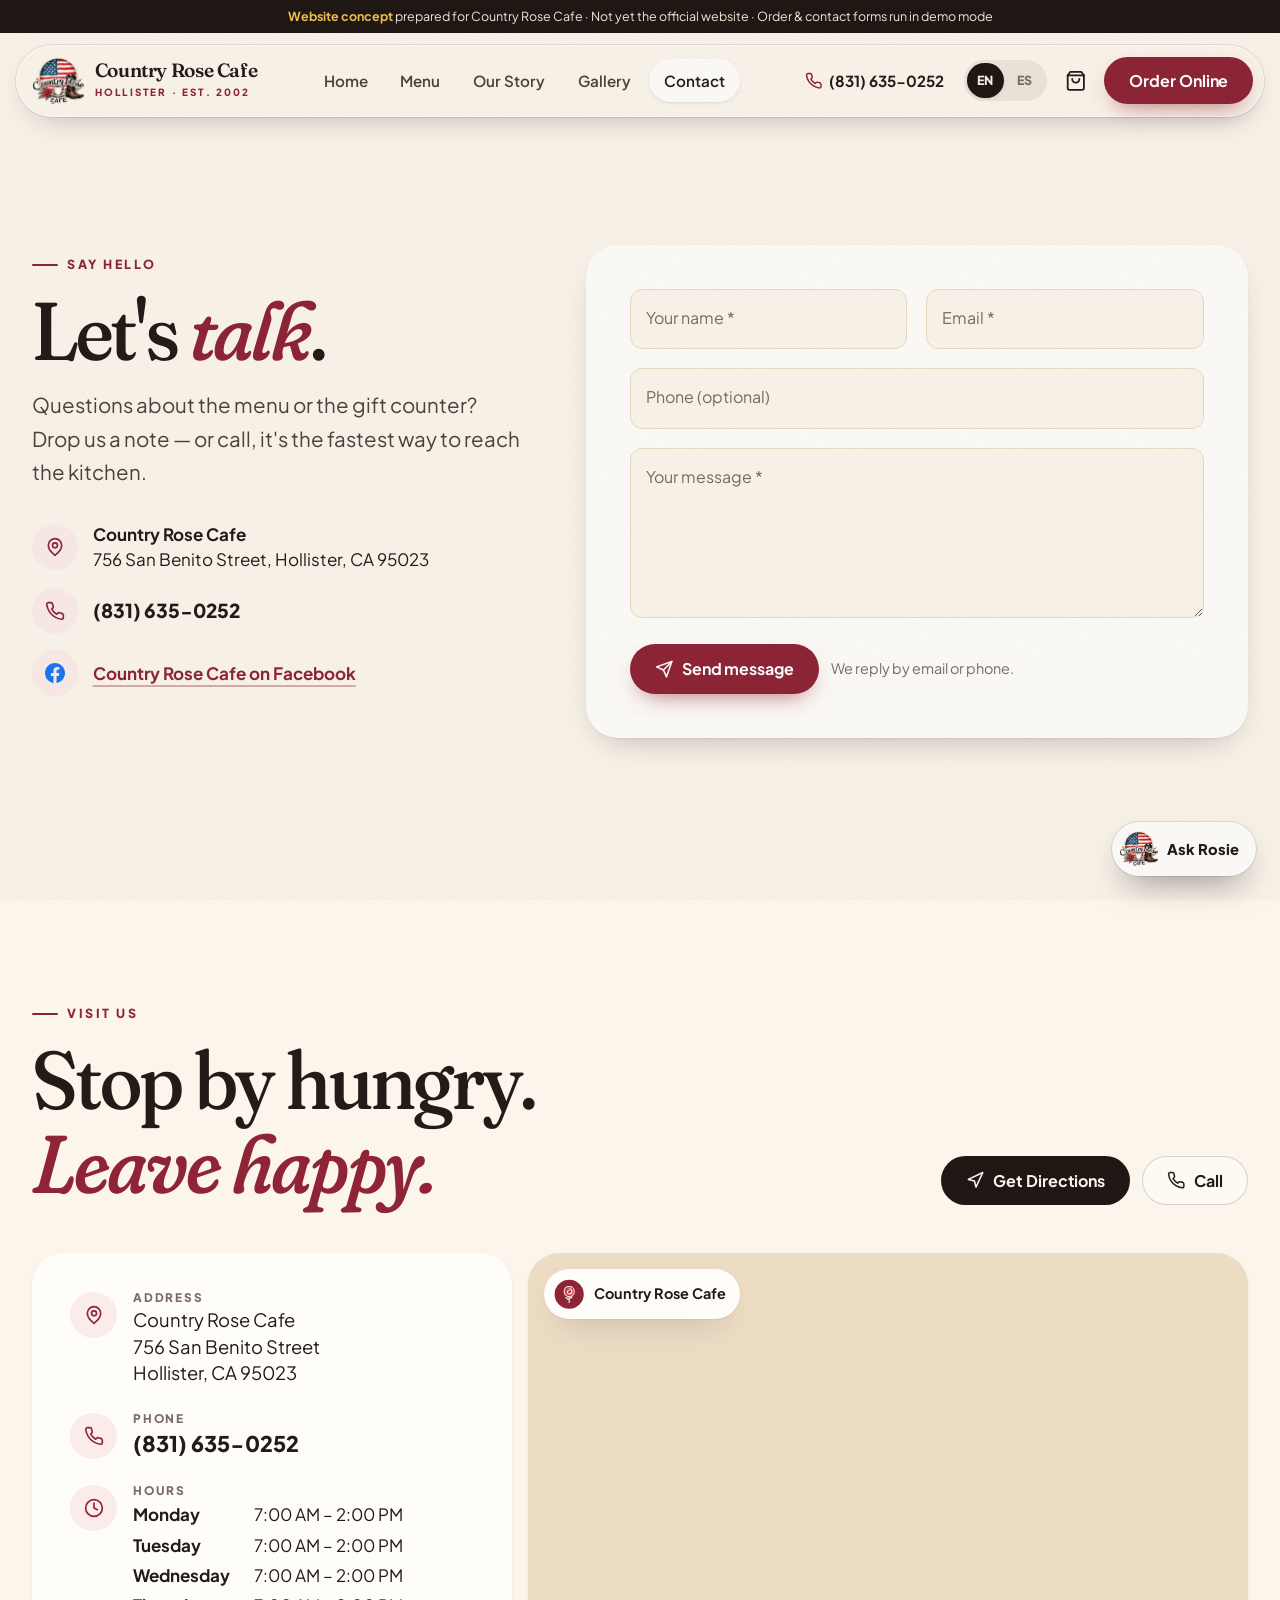
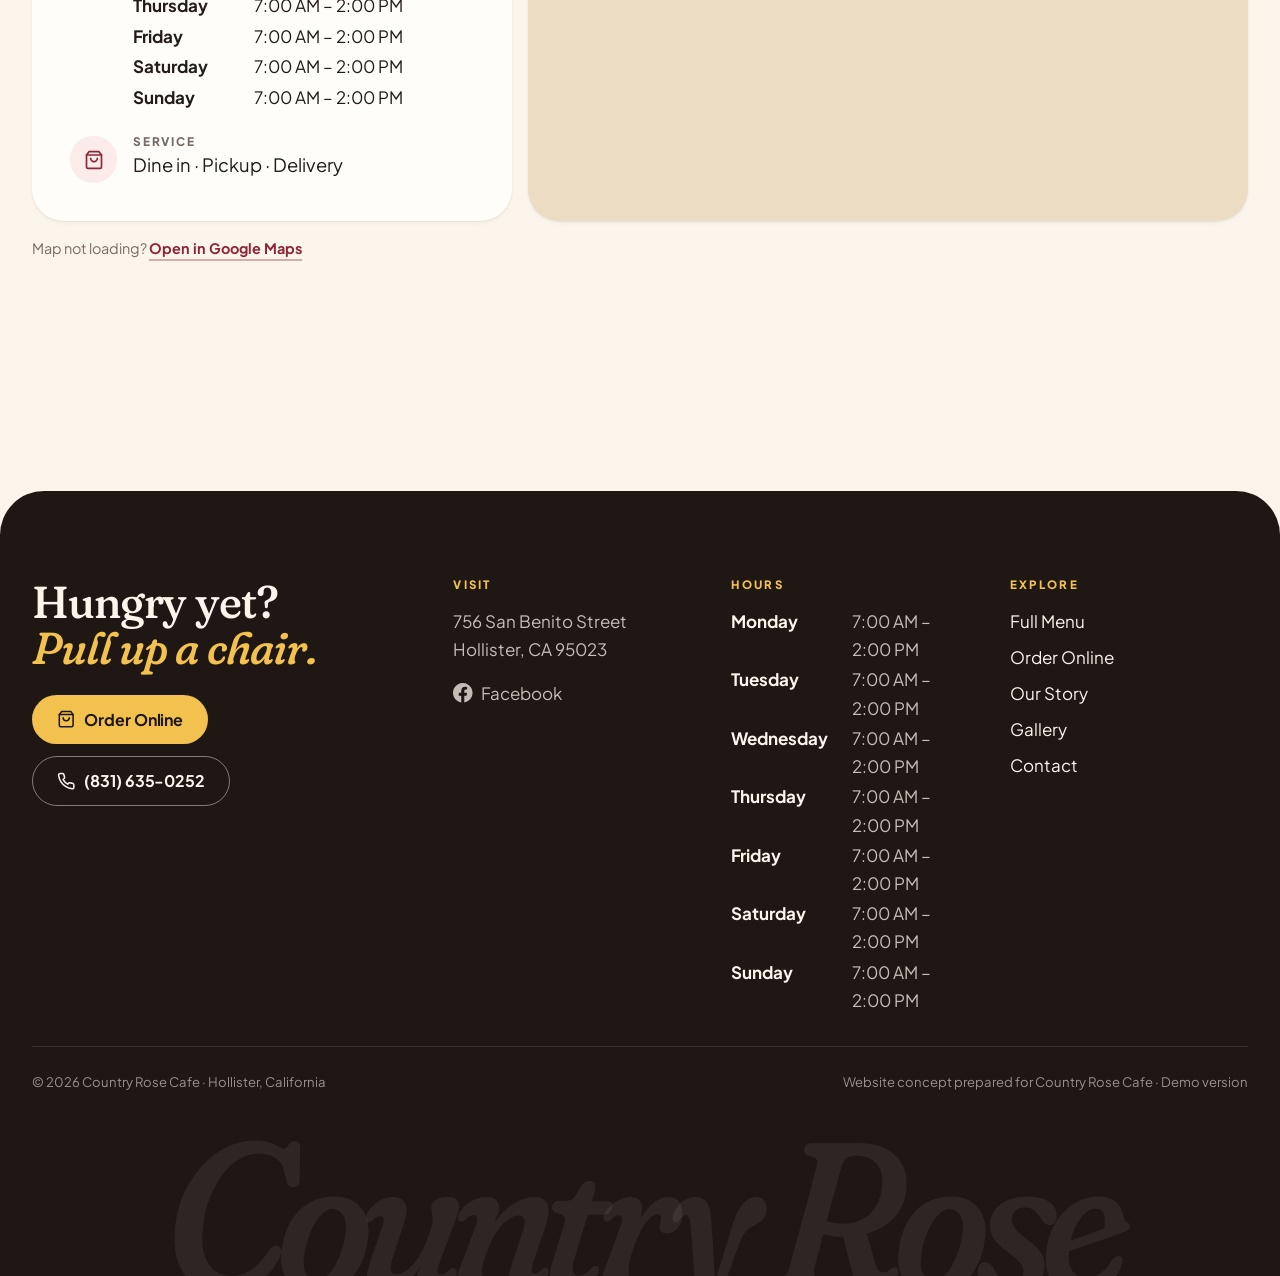
<file: contact.html>
<!doctype html>
<html lang="en-US">
<head>
<meta charset="utf-8">
<meta name="viewport" content="width=device-width, initial-scale=1, viewport-fit=cover">
<title>Contact &amp; Location | Country Rose Cafe, Hollister CA</title>
<meta name="description" content="Contact Country Rose Cafe at 756 San Benito Street, Hollister, CA 95023. Call (831) 635-0252, get directions, or send us a message.">
<meta name="keywords" content="Country Rose Cafe, Country Rose Cafe Hollister, breakfast Hollister CA, lunch Hollister CA, breakfast restaurant Hollister, restaurants in Hollister CA">
<meta name="robots" content="noindex, nofollow">
<link rel="canonical" href="https://www.example.com/contact.html">
<meta name="theme-color" content="#fbf5ec">
<meta name="geo.region" content="US-CA"><meta name="geo.placename" content="Hollister">
<meta property="og:type" content="website"><meta property="og:site_name" content="Country Rose Cafe"><meta property="og:locale" content="en_US">
<meta property="og:title" content="Contact &amp; Location | Country Rose Cafe, Hollister CA"><meta property="og:description" content="Contact Country Rose Cafe at 756 San Benito Street, Hollister, CA 95023. Call (831) 635-0252, get directions, or send us a message.">
<meta property="og:url" content="https://www.example.com/contact.html"><meta property="og:image" content="https://d1w7312wesee68.cloudfront.net/restaurantImages/293e1b9b-fd53-4a47-a7d4-27c6b87f9032/20220129.jpg">
<meta name="twitter:card" content="summary_large_image"><meta name="twitter:title" content="Contact &amp; Location | Country Rose Cafe, Hollister CA"><meta name="twitter:description" content="Contact Country Rose Cafe at 756 San Benito Street, Hollister, CA 95023. Call (831) 635-0252, get directions, or send us a message."><meta name="twitter:image" content="https://d1w7312wesee68.cloudfront.net/restaurantImages/293e1b9b-fd53-4a47-a7d4-27c6b87f9032/20220129.jpg">
<link rel="icon" href="assets/images/favicon.svg" type="image/svg+xml">
<link rel="preconnect" href="https://fonts.googleapis.com"><link rel="preconnect" href="https://fonts.gstatic.com" crossorigin>
<link rel="stylesheet" href="https://fonts.googleapis.com/css2?family=Caveat:wght@600&amp;family=Fraunces:ital,opsz,wght,SOFT,WONK@0,9..144,300..700,0..100,0..1;1,9..144,300..700,0..100,0..1&amp;family=Plus+Jakarta+Sans:wght@400..800&amp;display=swap">
<link rel="stylesheet" href="assets/css/styles.css">
<script>document.documentElement.classList.add("js")</script>
<script type="application/ld+json">
{"@context":"https://schema.org","@type":"Restaurant","name":"Country Rose Cafe","description":"Breakfast and lunch in a cozy, easygoing atmosphere, with a unique gift counter.","telephone":"+18316350252","url":"https://www.example.com/","image":["https://d1w7312wesee68.cloudfront.net/restaurantImages/293e1b9b-fd53-4a47-a7d4-27c6b87f9032/20220129.jpg","https://d1w7312wesee68.cloudfront.net/restaurantImages/293e1b9b-fd53-4a47-a7d4-27c6b87f9032/20231112.jpg"],"address":{"@type":"PostalAddress","streetAddress":"756 San Benito Street","addressLocality":"Hollister","addressRegion":"CA","postalCode":"95023","addressCountry":"US"},"servesCuisine":["American","Breakfast","Lunch"],"hasMenu":"https://www.example.com/menu.html","foundingDate":"2002","acceptsReservations":false,"sameAs":["https://www.facebook.com/profile.php?id=100068233964007"]}
</script>
</head>
<body data-page="contact">
<a class="skip-link" href="#main">Skip to main content</a>
<div class="demo-banner demo-only"><b>Website concept</b> prepared for Country Rose Cafe · Not yet the official website · Order &amp; contact forms run in demo mode</div>
<div class="nav-shell">
  <nav class="nav" aria-label="Main">
    <a class="brand" href="index.html" aria-label="Country Rose Cafe — home"><img class="brand-mark-img" src="assets/images/logo.png" alt="Country Rose Cafe logo"><span><span class="brand-name">Country Rose<span class="cafe-word"> Cafe</span></span><span class="brand-sub">Hollister · Est. 2002</span></span></a>
    <div class="nav-links"><a href="index.html">Home</a><a href="menu.html">Menu</a><a href="index.html#story">Our Story</a><a href="index.html#gallery">Gallery</a><a href="contact.html" aria-current="page">Contact</a></div>
    <div class="nav-actions">
      <a class="nav-phone" href="tel:+18316350252"><svg class="icon" viewBox="0 0 24 24" fill="none" stroke="currentColor" stroke-width="2" stroke-linecap="round" stroke-linejoin="round" aria-hidden="true" focusable="false"><path d="M22 16.9v3a2 2 0 0 1-2.2 2 19.8 19.8 0 0 1-8.6-3.1 19.5 19.5 0 0 1-6-6A19.8 19.8 0 0 1 2.1 4.2 2 2 0 0 1 4.1 2h3a2 2 0 0 1 2 1.7c.1.9.4 1.8.7 2.7a2 2 0 0 1-.5 2.1L8 9.8a16 16 0 0 0 6 6l1.3-1.3a2 2 0 0 1 2.1-.4c.9.3 1.8.6 2.7.7a2 2 0 0 1 1.7 2z"/></svg>(831) 635-0252</a>
      <div class="lang" role="group" aria-label="Language / Idioma" data-no-i18n><button type="button" data-set-lang="en" aria-pressed="true"><span aria-hidden="true">EN</span><span class="sr-only">English</span></button><button type="button" data-set-lang="es" aria-pressed="false"><span aria-hidden="true">ES</span><span class="sr-only">Español</span></button></div>
      <a class="icon-btn" href="order.html#cart" data-cart-link aria-label="View order"><svg class="icon" viewBox="0 0 24 24" fill="none" stroke="currentColor" stroke-width="2" stroke-linecap="round" stroke-linejoin="round" aria-hidden="true" focusable="false"><path d="M6 2 3 6v14a2 2 0 0 0 2 2h14a2 2 0 0 0 2-2V6l-3-4z"/><path d="M3 6h18M16 10a4 4 0 0 1-8 0"/></svg><span class="badge" data-cart-count hidden>0</span></a>
      <a class="btn btn-rose nav-order" href="order.html">Order Online</a>
      <button type="button" class="icon-btn menu-toggle" aria-expanded="false" aria-controls="sheet" aria-label="Open menu"><svg class="icon" viewBox="0 0 24 24" fill="none" stroke="currentColor" stroke-width="2" stroke-linecap="round" stroke-linejoin="round" aria-hidden="true" focusable="false"><path d="M4 7h16M4 12h10M4 17h16"/></svg></button>
    </div>
  </nav>
</div>
<div id="sheet" class="sheet" hidden role="dialog" aria-modal="true" aria-label="Site menu">
  <div class="sheet-top"><span class="brand"><img class="brand-mark-img" src="assets/images/logo.png" alt="Country Rose Cafe logo"><span class="brand-name" style="color:var(--paper)">Country Rose</span></span><button type="button" class="icon-btn sheet-close" aria-label="Close menu"><svg class="icon" viewBox="0 0 24 24" fill="none" stroke="currentColor" stroke-width="2" stroke-linecap="round" stroke-linejoin="round" aria-hidden="true" focusable="false"><path d="M18 6 6 18M6 6l12 12"/></svg></button></div>
  <div><nav aria-label="Mobile"><ol><li><a href="index.html">Home</a></li><li><a href="menu.html">Menu</a></li><li><a href="index.html#story">Our Story</a></li><li><a href="index.html#gallery">Gallery</a></li><li><a href="order.html">Order Online</a></li><li><a href="contact.html" aria-current="page">Contact</a></li></ol></nav>
    <div class="sheet-foot"><div class="lang lang-lg" role="group" aria-label="Language / Idioma" data-no-i18n><button type="button" data-set-lang="en" aria-pressed="true">English</button><button type="button" data-set-lang="es" aria-pressed="false">Español</button></div><a class="btn btn-butter" href="tel:+18316350252"><svg class="icon" viewBox="0 0 24 24" fill="none" stroke="currentColor" stroke-width="2" stroke-linecap="round" stroke-linejoin="round" aria-hidden="true" focusable="false"><path d="M22 16.9v3a2 2 0 0 1-2.2 2 19.8 19.8 0 0 1-8.6-3.1 19.5 19.5 0 0 1-6-6A19.8 19.8 0 0 1 2.1 4.2 2 2 0 0 1 4.1 2h3a2 2 0 0 1 2 1.7c.1.9.4 1.8.7 2.7a2 2 0 0 1-.5 2.1L8 9.8a16 16 0 0 0 6 6l1.3-1.3a2 2 0 0 1 2.1-.4c.9.3 1.8.6 2.7.7a2 2 0 0 1 1.7 2z"/></svg> Call (831) 635-0252</a><a class="btn btn-ghost-light" href="https://www.google.com/maps/dir/?api=1&amp;destination=Country+Rose+Cafe%2C+756+San+Benito+Street%2C+Hollister%2C+CA+95023" target="_blank" rel="noopener noreferrer"><svg class="icon" viewBox="0 0 24 24" fill="none" stroke="currentColor" stroke-width="2" stroke-linecap="round" stroke-linejoin="round" aria-hidden="true" focusable="false"><path d="m3 11 19-9-9 19-2-8-8-2z"/></svg> Get Directions<span class="sr-only"> (opens in a new tab)</span></a><p>756 San Benito Street · Hollister, CA</p></div>
  </div>
</div>
<main id="main" tabindex="-1">
<section id="contact" class="section" aria-labelledby="contact-title">
  <div class="wrap contact-grid">
    <div class="reveal">
      <span class="kicker">Say hello</span>
      <h1 id="contact-title" class="display-lg" style="margin-top:.9rem">Let&#39;s <span class="italic rose">talk</span>.</h1>
      <p class="lede" style="margin-top:1rem">Questions about the menu or the gift counter? Drop us a note — or call, it&#39;s the fastest way to reach the kitchen.</p>
      <ul class="c-list">
        <li><span class="v-ico"><svg class="icon" viewBox="0 0 24 24" fill="none" stroke="currentColor" stroke-width="2" stroke-linecap="round" stroke-linejoin="round" aria-hidden="true" focusable="false"><path d="M20 10c0 6-8 12-8 12s-8-6-8-12a8 8 0 0 1 16 0z"/><circle cx="12" cy="10" r="3"/></svg></span><address><b>Country Rose Cafe</b><br>756 San Benito Street, Hollister, CA 95023</address></li>
        <li><span class="v-ico"><svg class="icon" viewBox="0 0 24 24" fill="none" stroke="currentColor" stroke-width="2" stroke-linecap="round" stroke-linejoin="round" aria-hidden="true" focusable="false"><path d="M22 16.9v3a2 2 0 0 1-2.2 2 19.8 19.8 0 0 1-8.6-3.1 19.5 19.5 0 0 1-6-6A19.8 19.8 0 0 1 2.1 4.2 2 2 0 0 1 4.1 2h3a2 2 0 0 1 2 1.7c.1.9.4 1.8.7 2.7a2 2 0 0 1-.5 2.1L8 9.8a16 16 0 0 0 6 6l1.3-1.3a2 2 0 0 1 2.1-.4c.9.3 1.8.6 2.7.7a2 2 0 0 1 1.7 2z"/></svg></span><a href="tel:+18316350252" style="font-weight:800;font-size:1.2rem;text-decoration:none">(831) 635-0252</a></li>
        <li><span class="v-ico" style="color:#1877f2"><svg class="icon" viewBox="0 0 24 24" fill="currentColor" aria-hidden="true" focusable="false"><path d="M24 12.07C24 5.4 18.63 0 12 0S0 5.4 0 12.07C0 18.1 4.39 23.1 10.13 24v-8.44H7.08v-3.49h3.05V9.41c0-3.02 1.79-4.69 4.53-4.69 1.31 0 2.68.24 2.68.24v2.97h-1.51c-1.49 0-1.96.93-1.96 1.89v2.25h3.33l-.53 3.49h-2.8V24C19.61 23.1 24 18.1 24 12.07z"/></svg></span><a class="link" href="https://www.facebook.com/profile.php?id=100068233964007" target="_blank" rel="noopener noreferrer">Country Rose Cafe on Facebook<span class="sr-only"> (opens in a new tab)</span></a></li>
      </ul>
    </div>
    <div class="form-card reveal" style="--d:.1s">
      <form id="contact-form" class="form" novalidate>
        <div class="row2">
          <div><div class="fl"><input class="field" id="c-name" name="name" placeholder=" " autocomplete="name" maxlength="100" required><label for="c-name">Your name *</label></div><p class="field-error" id="c-name-err" data-error-for="name"></p></div>
          <div><div class="fl"><input class="field" id="c-email" name="email" type="email" inputmode="email" placeholder=" " autocomplete="email" maxlength="200" required><label for="c-email">Email *</label></div><p class="field-error" id="c-email-err" data-error-for="email"></p></div>
        </div>
        <div><div class="fl"><input class="field" id="c-phone" name="phone" type="tel" inputmode="tel" placeholder=" " autocomplete="tel" maxlength="30"><label for="c-phone">Phone <span class="opt">(optional)</span></label></div><p class="field-error" id="c-phone-err" data-error-for="phone"></p></div>
        <div><div class="fl"><textarea class="field" id="c-message" name="message" placeholder=" " rows="5" maxlength="2000" required></textarea><label for="c-message">Your message *</label></div><p class="field-error" id="c-message-err" data-error-for="message"></p></div>
        <div class="hp" aria-hidden="true"><label for="c-company">Company</label><input id="c-company" name="company" tabindex="-1" autocomplete="off"></div>
        <div class="btn-row" style="align-items:center"><button type="submit" class="btn btn-rose"><svg class="icon" viewBox="0 0 24 24" fill="none" stroke="currentColor" stroke-width="2" stroke-linecap="round" stroke-linejoin="round" aria-hidden="true" focusable="false"><path d="m22 2-7 20-4-9-9-4z"/><path d="M22 2 11 13"/></svg> Send message</button><span class="small muted">We reply by email or phone.</span></div>
        <div id="contact-status" class="form-status" role="status" aria-live="polite" tabindex="-1"></div>
      </form>
    </div>
  </div>
</section><section id="visit" class="section" aria-labelledby="visit-title">
  <div class="wrap">
    <div class="head-row reveal"><div><span class="kicker">Visit us</span><h2 id="visit-title" class="display-lg">Stop by hungry.<br><span class="italic rose">Leave happy.</span></h2></div>
      <div class="btn-row"><a class="btn btn-dark" href="https://www.google.com/maps/dir/?api=1&amp;destination=Country+Rose+Cafe%2C+756+San+Benito+Street%2C+Hollister%2C+CA+95023" target="_blank" rel="noopener noreferrer"><svg class="icon" viewBox="0 0 24 24" fill="none" stroke="currentColor" stroke-width="2" stroke-linecap="round" stroke-linejoin="round" aria-hidden="true" focusable="false"><path d="m3 11 19-9-9 19-2-8-8-2z"/></svg> Get Directions<span class="sr-only"> (opens in a new tab)</span></a><a class="btn btn-line" href="tel:+18316350252"><svg class="icon" viewBox="0 0 24 24" fill="none" stroke="currentColor" stroke-width="2" stroke-linecap="round" stroke-linejoin="round" aria-hidden="true" focusable="false"><path d="M22 16.9v3a2 2 0 0 1-2.2 2 19.8 19.8 0 0 1-8.6-3.1 19.5 19.5 0 0 1-6-6A19.8 19.8 0 0 1 2.1 4.2 2 2 0 0 1 4.1 2h3a2 2 0 0 1 2 1.7c.1.9.4 1.8.7 2.7a2 2 0 0 1-.5 2.1L8 9.8a16 16 0 0 0 6 6l1.3-1.3a2 2 0 0 1 2.1-.4c.9.3 1.8.6 2.7.7a2 2 0 0 1 1.7 2z"/></svg> Call</a></div></div>
    <div class="visit">
      <div class="visit-card reveal">
        <div class="v-row"><span class="v-ico"><svg class="icon" viewBox="0 0 24 24" fill="none" stroke="currentColor" stroke-width="2" stroke-linecap="round" stroke-linejoin="round" aria-hidden="true" focusable="false"><path d="M20 10c0 6-8 12-8 12s-8-6-8-12a8 8 0 0 1 16 0z"/><circle cx="12" cy="10" r="3"/></svg></span><div><h3>Address</h3><address>Country Rose Cafe<br>756 San Benito Street<br>Hollister, CA 95023</address></div></div>
        <div class="v-row"><span class="v-ico"><svg class="icon" viewBox="0 0 24 24" fill="none" stroke="currentColor" stroke-width="2" stroke-linecap="round" stroke-linejoin="round" aria-hidden="true" focusable="false"><path d="M22 16.9v3a2 2 0 0 1-2.2 2 19.8 19.8 0 0 1-8.6-3.1 19.5 19.5 0 0 1-6-6A19.8 19.8 0 0 1 2.1 4.2 2 2 0 0 1 4.1 2h3a2 2 0 0 1 2 1.7c.1.9.4 1.8.7 2.7a2 2 0 0 1-.5 2.1L8 9.8a16 16 0 0 0 6 6l1.3-1.3a2 2 0 0 1 2.1-.4c.9.3 1.8.6 2.7.7a2 2 0 0 1 1.7 2z"/></svg></span><div><h3>Phone</h3><a class="val" href="tel:+18316350252">(831) 635-0252</a></div></div>
        <div class="v-row"><span class="v-ico"><svg class="icon" viewBox="0 0 24 24" fill="none" stroke="currentColor" stroke-width="2" stroke-linecap="round" stroke-linejoin="round" aria-hidden="true" focusable="false"><circle cx="12" cy="12" r="10"/><path d="M12 6v6l4 2"/></svg></span><div><h3>Hours</h3><div data-hours style="margin-top:.2rem"></div></div></div>
        <div class="v-row"><span class="v-ico"><svg class="icon" viewBox="0 0 24 24" fill="none" stroke="currentColor" stroke-width="2" stroke-linecap="round" stroke-linejoin="round" aria-hidden="true" focusable="false"><path d="M6 2 3 6v14a2 2 0 0 0 2 2h14a2 2 0 0 0 2-2V6l-3-4z"/><path d="M3 6h18M16 10a4 4 0 0 1-8 0"/></svg></span><div><h3>Service</h3><p class="val">Dine in · Pickup · Delivery</p></div></div>
      </div>
      <div class="map reveal" style="--d:.1s"><div class="pin-card"><svg  viewBox="0 0 48 48" aria-hidden="true" focusable="false"><circle cx="24" cy="24" r="23" fill="#8e2436"/><path d="M24 12c4.5 0 8 3.2 8 7.6 0 4.9-3.8 8.4-8 8.4s-8-3.5-8-8.4C16 15.2 19.5 12 24 12z" fill="#c2414f" stroke="#fbf5ec" stroke-width="1.6"/><path d="M24 15.5c2.4 0 4.2 1.8 4.2 4.1 0 2.4-2 4.2-4.2 4.2s-3-1.4-3-3.1c0-1.6 1.2-2.6 2.6-2.6" fill="none" stroke="#fbf5ec" stroke-width="1.6" stroke-linecap="round"/><path d="M24 28v9" stroke="#fbf5ec" stroke-width="1.8" stroke-linecap="round"/><path d="M24 33c-3.5 0-6-2-6.5-4.5 3 0 5.6 1.4 6.5 4.5zM24 31.5c3 0 5.5-1.6 6-4-2.8 0-5.2 1.3-6 4z" fill="#e3e9da"/></svg>Country Rose Cafe</div><iframe title="Map showing Country Rose Cafe at 756 San Benito Street, Hollister, CA 95023" src="https://www.google.com/maps?q=Country+Rose+Cafe,+756+San+Benito+Street,+Hollister,+CA+95023&amp;output=embed" loading="lazy" referrerpolicy="no-referrer-when-downgrade" allowfullscreen></iframe></div>
    </div>
    <p class="small muted" style="margin-top:1rem">Map not loading? <a class="link" href="https://www.google.com/maps/search/?api=1&amp;query=Country+Rose+Cafe%2C+756+San+Benito+Street%2C+Hollister%2C+CA+95023" target="_blank" rel="noopener noreferrer">Open in Google Maps<span class="sr-only"> (opens in a new tab)</span></a></p>
  </div>
</section></main>
<footer class="footer">
  <div class="wrap">
    <div class="footer-grid">
      <div class="big-cta">
        <h3>Hungry yet?<br><span class="italic" style="color:var(--butter)">Pull up a chair.</span></h3>
        <div class="btn-row"><a class="btn btn-butter" href="order.html"><svg class="icon" viewBox="0 0 24 24" fill="none" stroke="currentColor" stroke-width="2" stroke-linecap="round" stroke-linejoin="round" aria-hidden="true" focusable="false"><path d="M6 2 3 6v14a2 2 0 0 0 2 2h14a2 2 0 0 0 2-2V6l-3-4z"/><path d="M3 6h18M16 10a4 4 0 0 1-8 0"/></svg> Order Online</a><a class="btn btn-ghost-light" href="tel:+18316350252"><svg class="icon" viewBox="0 0 24 24" fill="none" stroke="currentColor" stroke-width="2" stroke-linecap="round" stroke-linejoin="round" aria-hidden="true" focusable="false"><path d="M22 16.9v3a2 2 0 0 1-2.2 2 19.8 19.8 0 0 1-8.6-3.1 19.5 19.5 0 0 1-6-6A19.8 19.8 0 0 1 2.1 4.2 2 2 0 0 1 4.1 2h3a2 2 0 0 1 2 1.7c.1.9.4 1.8.7 2.7a2 2 0 0 1-.5 2.1L8 9.8a16 16 0 0 0 6 6l1.3-1.3a2 2 0 0 1 2.1-.4c.9.3 1.8.6 2.7.7a2 2 0 0 1 1.7 2z"/></svg> (831) 635-0252</a></div>
      </div>
      <div><h2>Visit</h2><address><a href="https://www.google.com/maps/search/?api=1&amp;query=Country+Rose+Cafe%2C+756+San+Benito+Street%2C+Hollister%2C+CA+95023" target="_blank" rel="noopener noreferrer">756 San Benito Street<br>Hollister, CA 95023<span class="sr-only"> (opens in a new tab)</span></a></address><p style="margin-top:1rem"><a href="https://www.facebook.com/profile.php?id=100068233964007" target="_blank" rel="noopener noreferrer" style="display:inline-flex;gap:.5rem;align-items:center"><svg class="icon" viewBox="0 0 24 24" fill="currentColor" aria-hidden="true" focusable="false"><path d="M24 12.07C24 5.4 18.63 0 12 0S0 5.4 0 12.07C0 18.1 4.39 23.1 10.13 24v-8.44H7.08v-3.49h3.05V9.41c0-3.02 1.79-4.69 4.53-4.69 1.31 0 2.68.24 2.68.24v2.97h-1.51c-1.49 0-1.96.93-1.96 1.89v2.25h3.33l-.53 3.49h-2.8V24C19.61 23.1 24 18.1 24 12.07z"/></svg> Facebook<span class="sr-only"> (opens in a new tab)</span></a></p></div>
      <div><h2>Hours</h2><div data-hours></div></div>
      <div><h2>Explore</h2><ul><li><a href="menu.html">Full Menu</a></li><li><a href="order.html">Order Online</a></li><li><a href="index.html#story">Our Story</a></li><li><a href="index.html#gallery">Gallery</a></li><li><a href="contact.html">Contact</a></li></ul></div>
    </div>
    <div class="footer-bottom"><span>© <span data-year>2026</span> Country Rose Cafe · Hollister, California</span><span class="demo-only">Website concept prepared for Country Rose Cafe · Demo version</span></div>
    <p class="wordmark" aria-hidden="true">Country Rose</p>
  </div>
</footer>
<nav class="dock" aria-label="Quick actions">
  <a href="tel:+18316350252"><svg class="icon" viewBox="0 0 24 24" fill="none" stroke="currentColor" stroke-width="2" stroke-linecap="round" stroke-linejoin="round" aria-hidden="true" focusable="false"><path d="M22 16.9v3a2 2 0 0 1-2.2 2 19.8 19.8 0 0 1-8.6-3.1 19.5 19.5 0 0 1-6-6A19.8 19.8 0 0 1 2.1 4.2 2 2 0 0 1 4.1 2h3a2 2 0 0 1 2 1.7c.1.9.4 1.8.7 2.7a2 2 0 0 1-.5 2.1L8 9.8a16 16 0 0 0 6 6l1.3-1.3a2 2 0 0 1 2.1-.4c.9.3 1.8.6 2.7.7a2 2 0 0 1 1.7 2z"/></svg>Call</a>
  <a href="https://www.google.com/maps/dir/?api=1&amp;destination=Country+Rose+Cafe%2C+756+San+Benito+Street%2C+Hollister%2C+CA+95023" target="_blank" rel="noopener noreferrer"><svg class="icon" viewBox="0 0 24 24" fill="none" stroke="currentColor" stroke-width="2" stroke-linecap="round" stroke-linejoin="round" aria-hidden="true" focusable="false"><path d="m3 11 19-9-9 19-2-8-8-2z"/></svg>Directions</a>
  <a class="go" href="order.html"><svg class="icon" viewBox="0 0 24 24" fill="none" stroke="currentColor" stroke-width="2" stroke-linecap="round" stroke-linejoin="round" aria-hidden="true" focusable="false"><path d="M6 2 3 6v14a2 2 0 0 0 2 2h14a2 2 0 0 0 2-2V6l-3-4z"/><path d="M3 6h18M16 10a4 4 0 0 1-8 0"/></svg>Order now</a>
</nav>
<button type="button" id="rosie-btn" class="rosie-btn" aria-expanded="false" aria-controls="rosie"><span class="pulse" aria-hidden="true"></span><img class="av" src="assets/images/logo.png" alt="" aria-hidden="true"><span class="txt">Ask Rosie</span><span class="sr-only"> — menu helper</span></button>
<section id="rosie" class="rosie" hidden aria-label="Rosie, the menu helper">
  <div class="rosie-head"><img class="av" src="assets/images/logo.png" alt="" aria-hidden="true"><div><b>Rosie</b><small>Menu helper · answers from our menu</small></div><button type="button" class="icon-btn rosie-close" aria-label="Close menu helper"><svg class="icon" viewBox="0 0 24 24" fill="none" stroke="currentColor" stroke-width="2" stroke-linecap="round" stroke-linejoin="round" aria-hidden="true" focusable="false"><path d="M18 6 6 18M6 6l12 12"/></svg></button></div>
  <div class="rosie-log" role="log" aria-live="polite" data-no-i18n></div>
  <div class="rosie-sugg" aria-label="Suggested questions" data-no-i18n></div>
  <form class="rosie-form" autocomplete="off"><label class="sr-only" for="rosie-q">Ask Rosie</label><input id="rosie-q" placeholder="Ask about dishes, prices, kids menu…" maxlength="200"><button type="submit" aria-label="Send"><svg class="icon" viewBox="0 0 24 24" fill="none" stroke="currentColor" stroke-width="2" stroke-linecap="round" stroke-linejoin="round" aria-hidden="true" focusable="false"><path d="m22 2-7 20-4-9-9-4z"/><path d="M22 2 11 13"/></svg></button></form>
  <p class="rosie-foot">Automated helper — for anything else, call (831) 635-0252.</p>
</section>
<div id="lightbox" class="lightbox" hidden role="dialog" aria-modal="true" aria-label="Photo viewer"><button type="button" class="icon-btn" aria-label="Close photo"><svg class="icon" viewBox="0 0 24 24" fill="none" stroke="currentColor" stroke-width="2" stroke-linecap="round" stroke-linejoin="round" aria-hidden="true" focusable="false"><path d="M18 6 6 18M6 6l12 12"/></svg></button><div><img alt=""><p></p></div></div>
<div id="toast" class="toast-wrap" aria-live="polite"></div>
<script src="assets/js/config.js"></script>
<script src="assets/js/menu-data.js"></script>
<script src="assets/js/menu-es.js"></script>
<script src="assets/js/i18n.js"></script>
<script src="assets/js/app.js"></script>
</body>
</html>
</file>
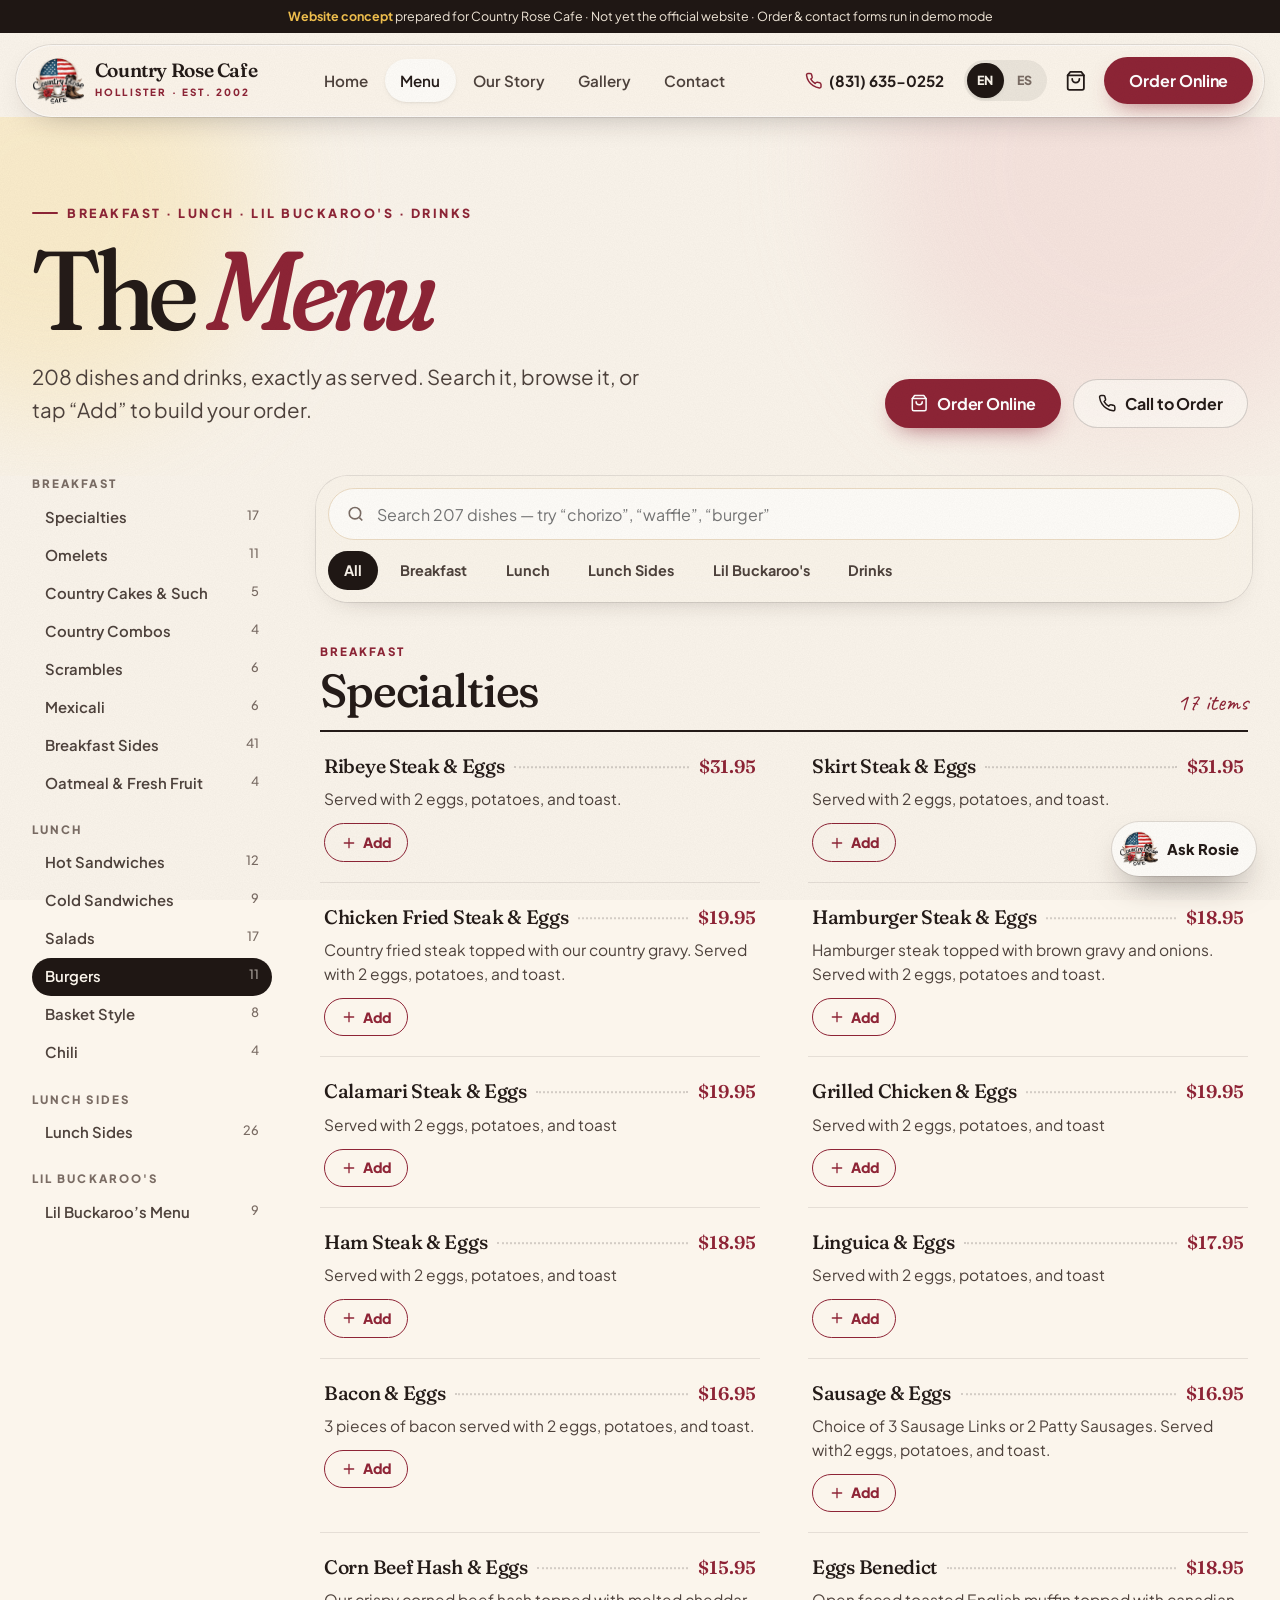
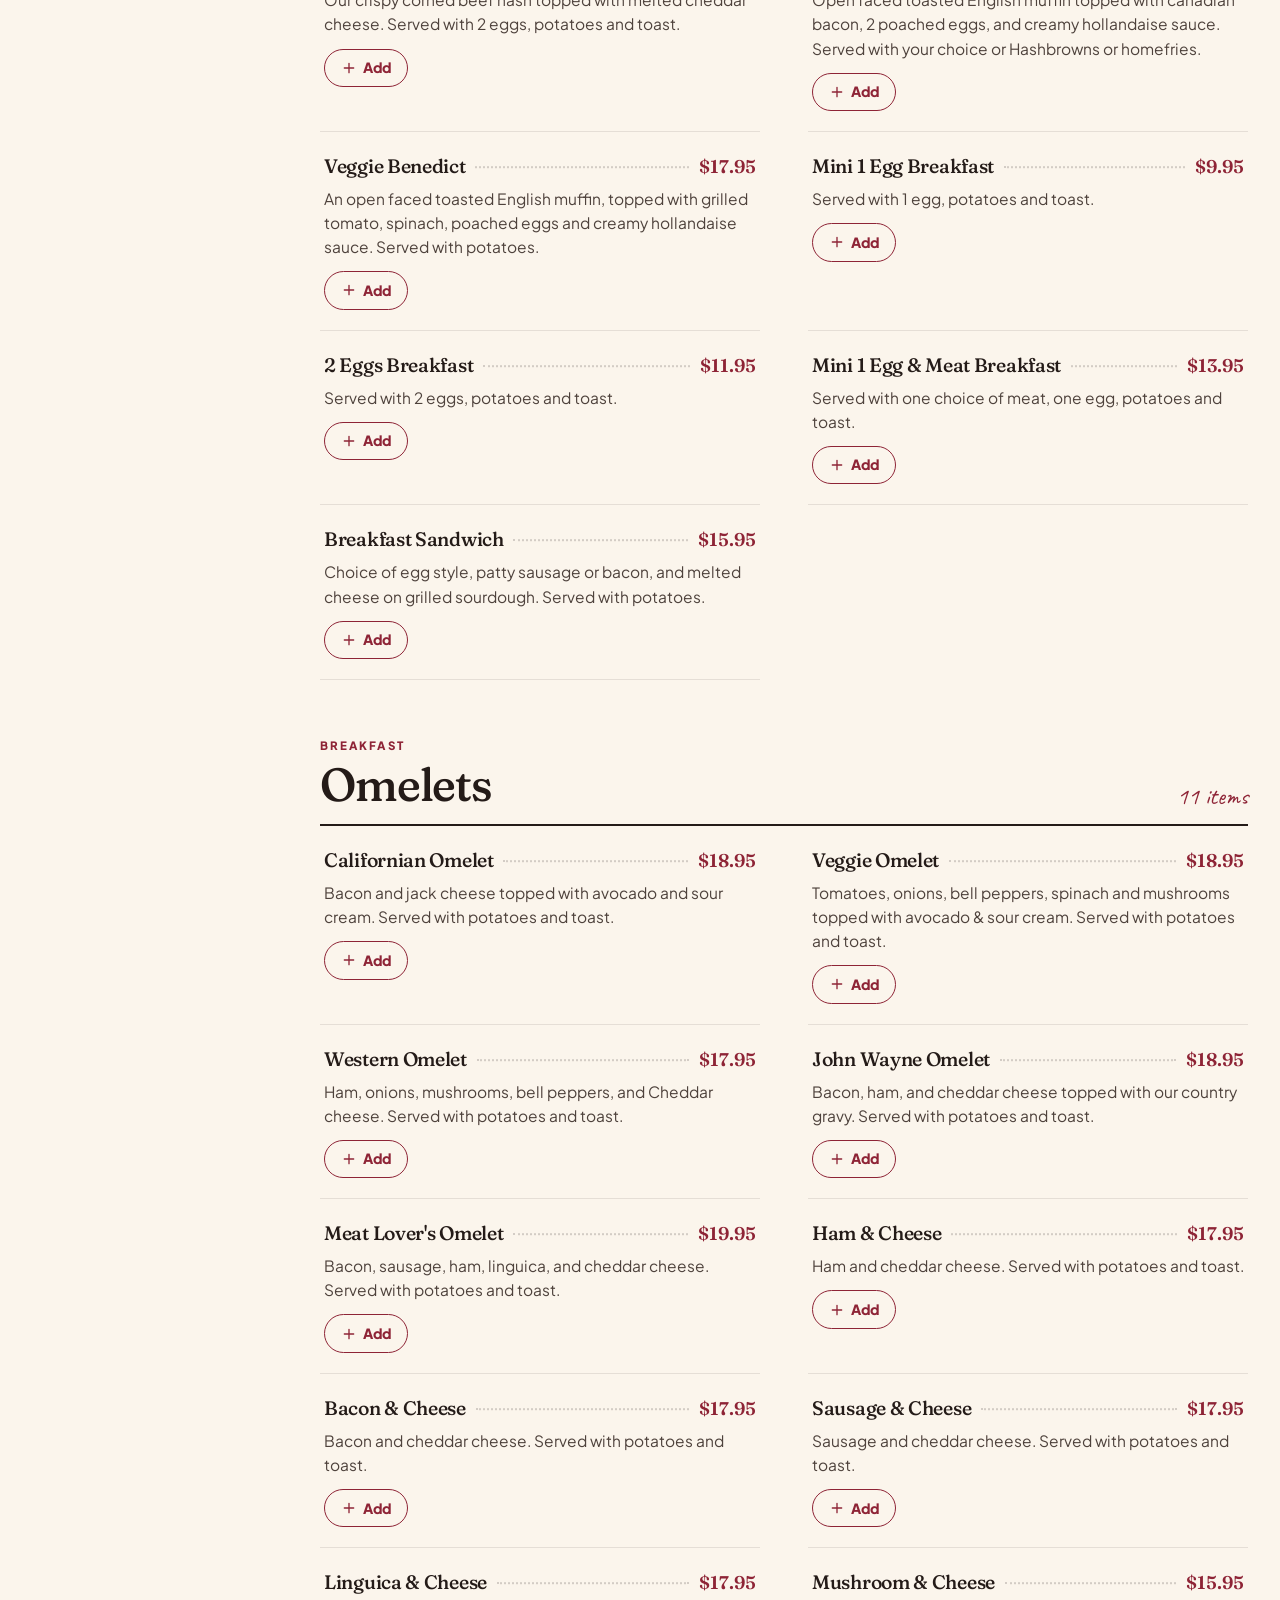
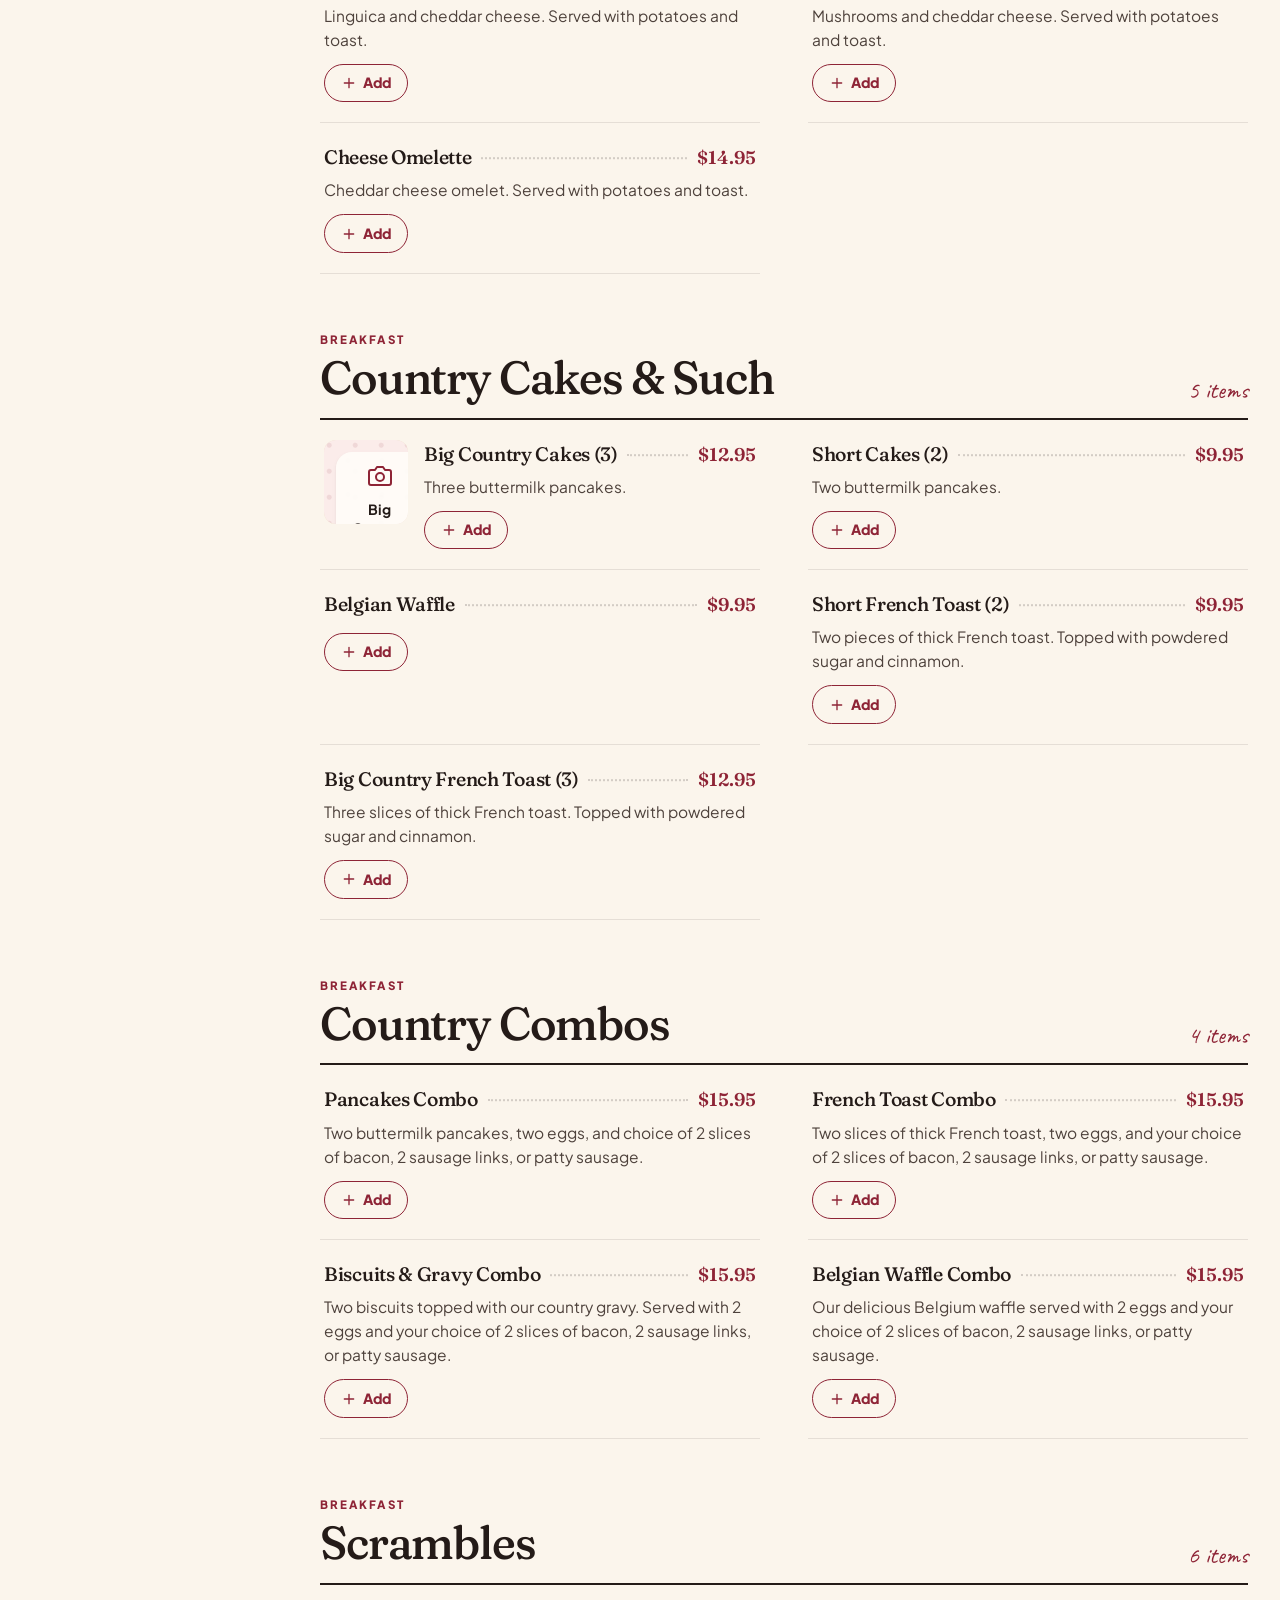
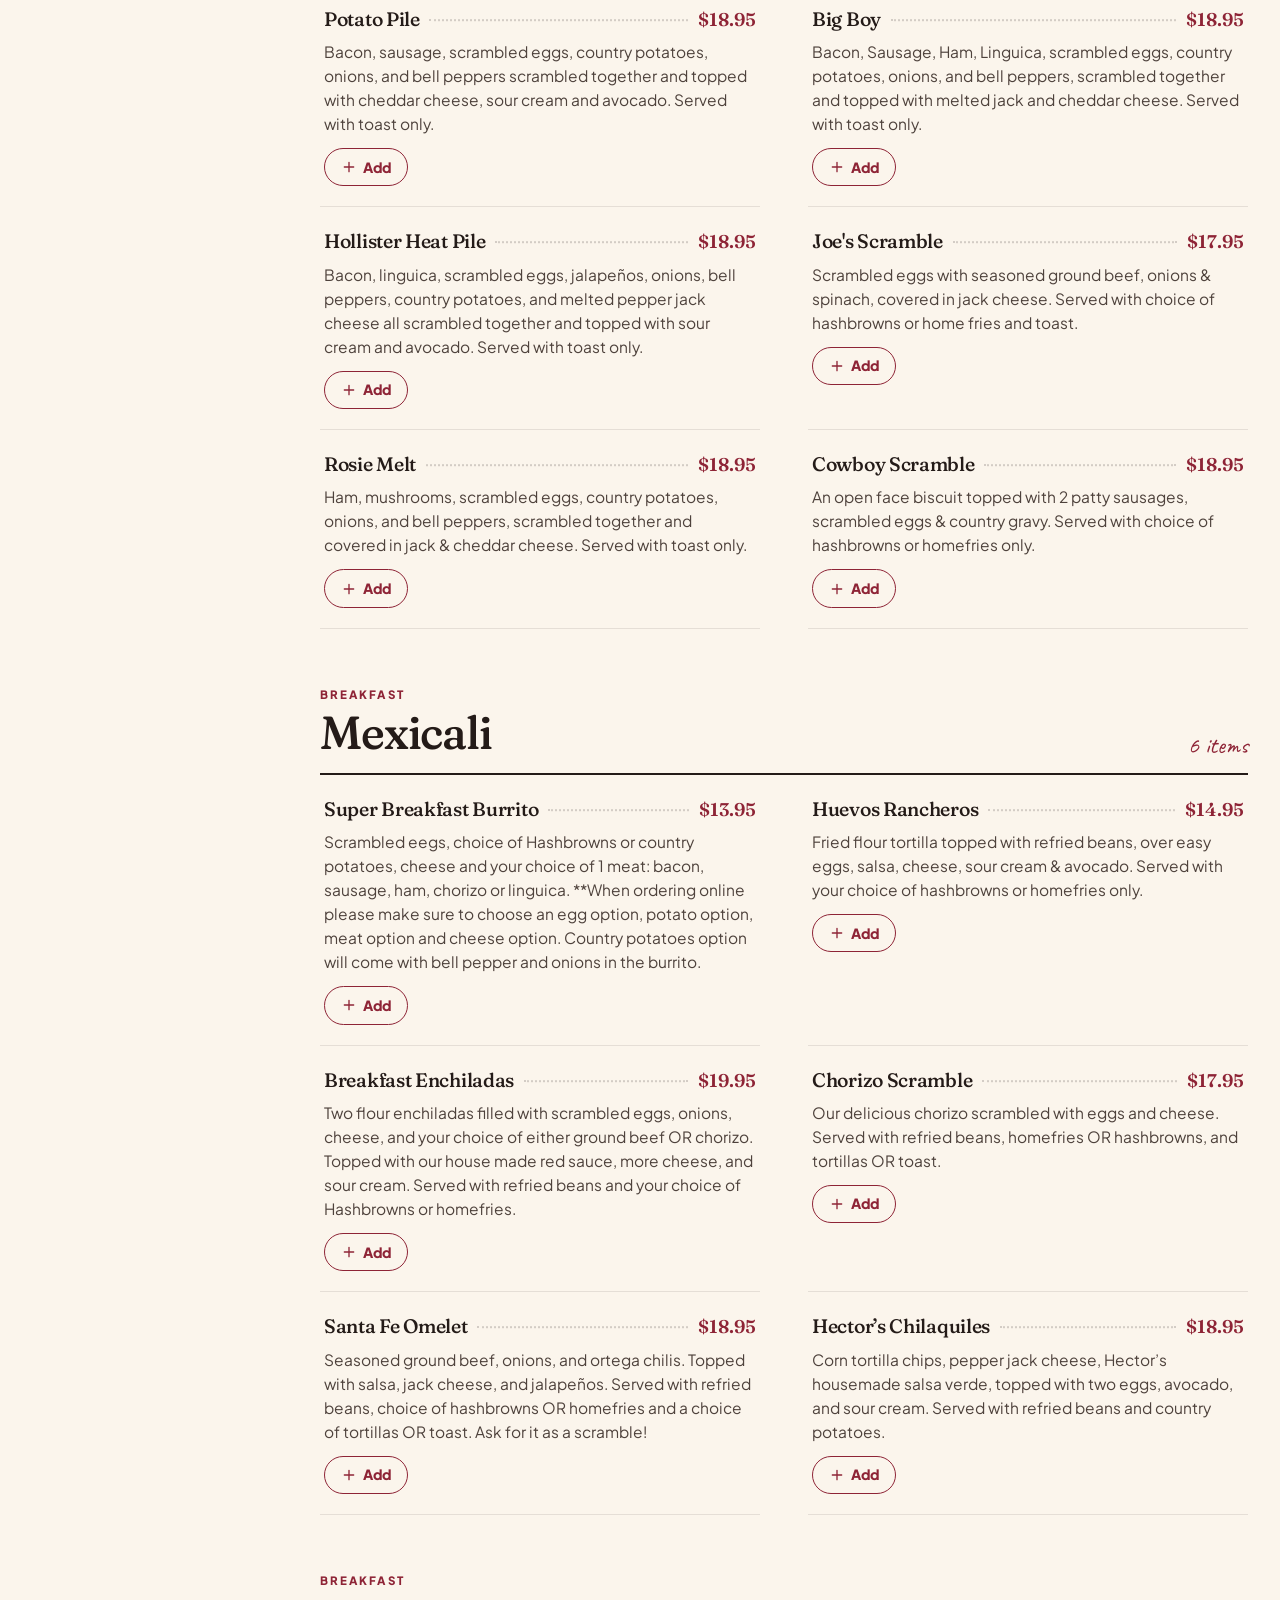
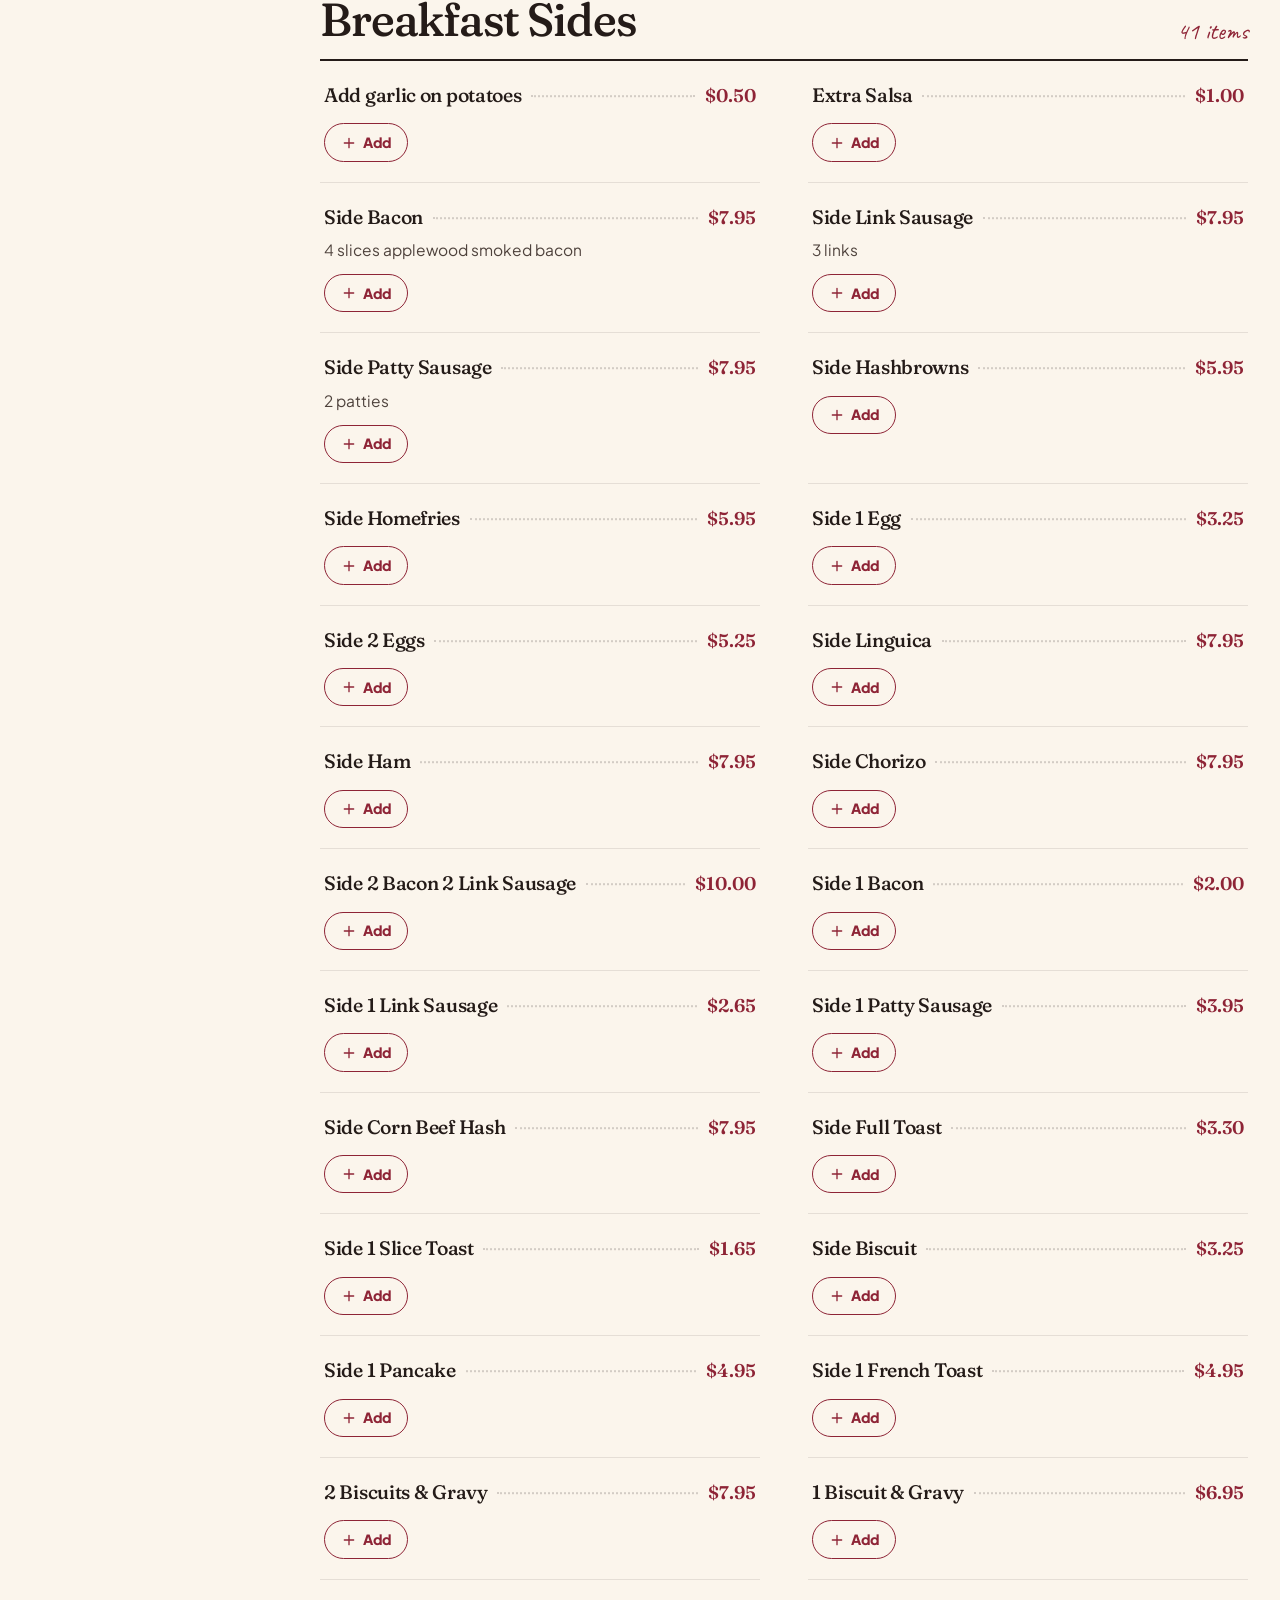
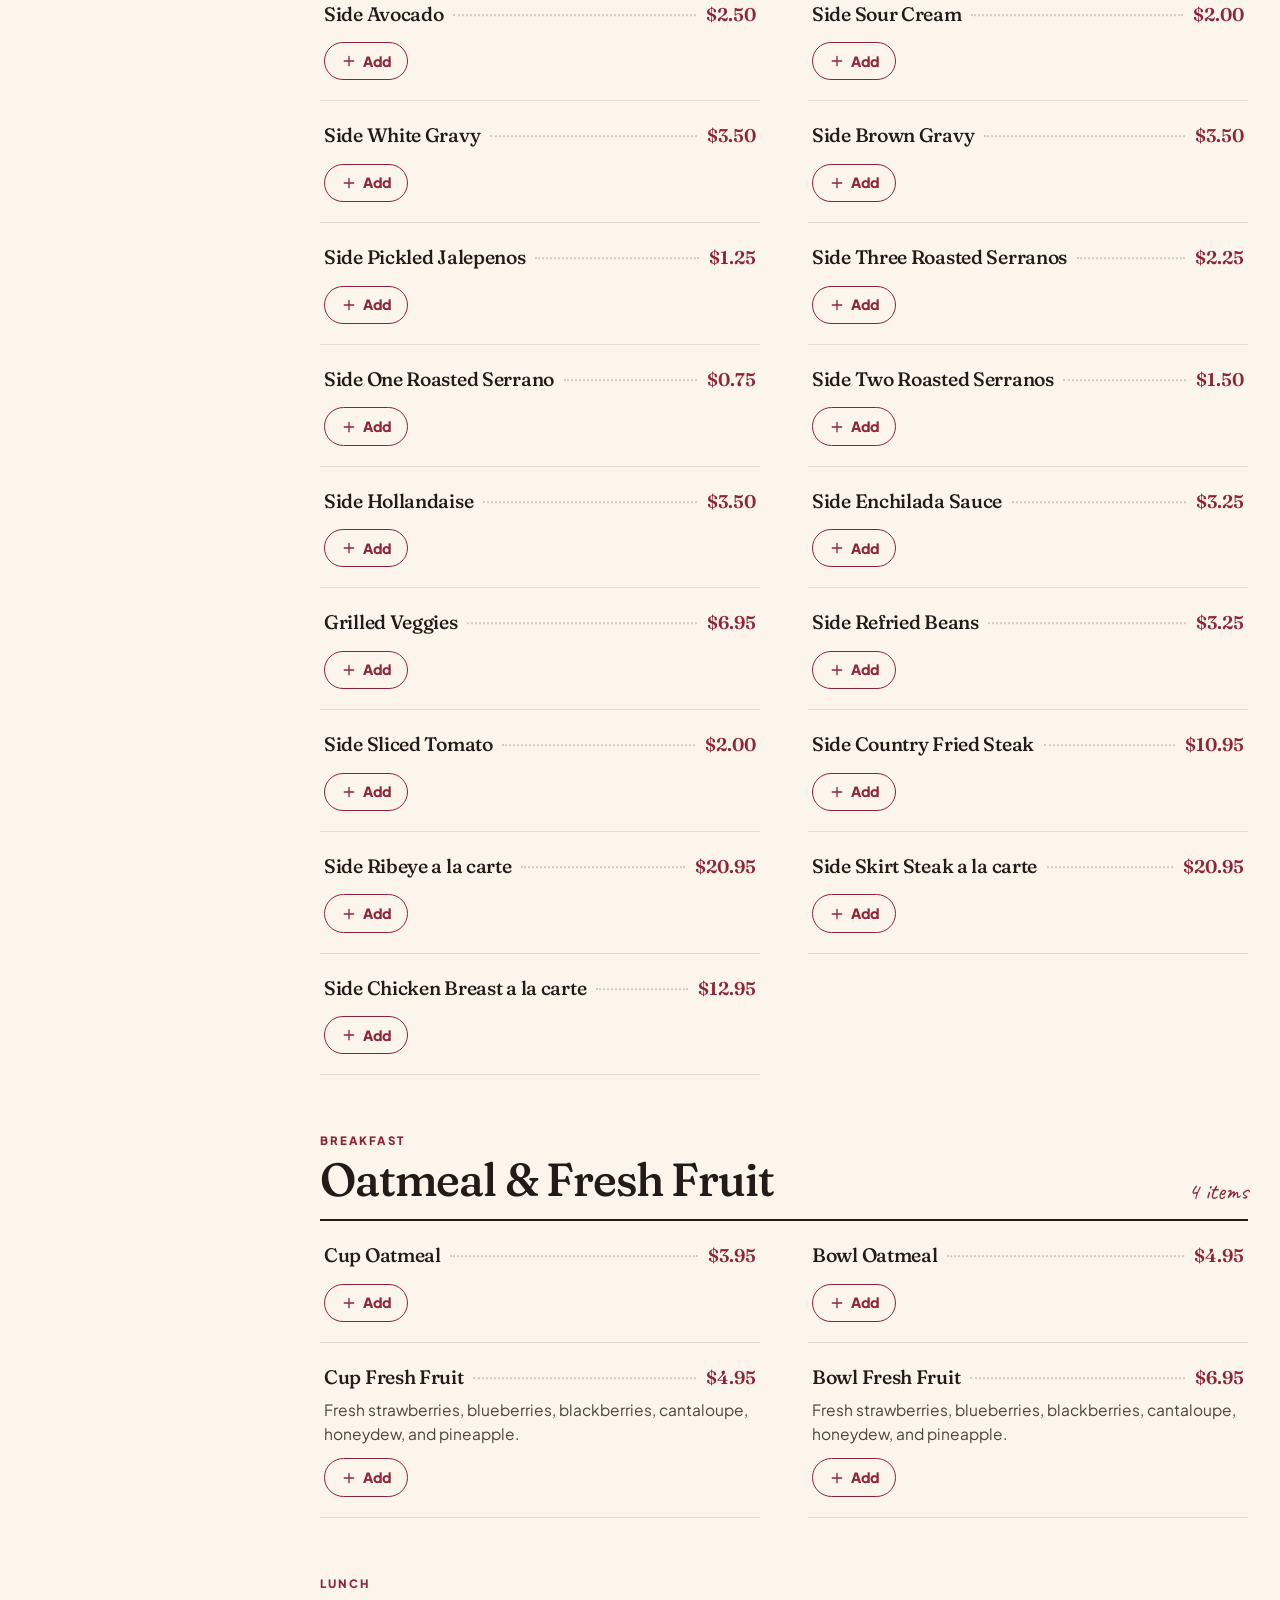
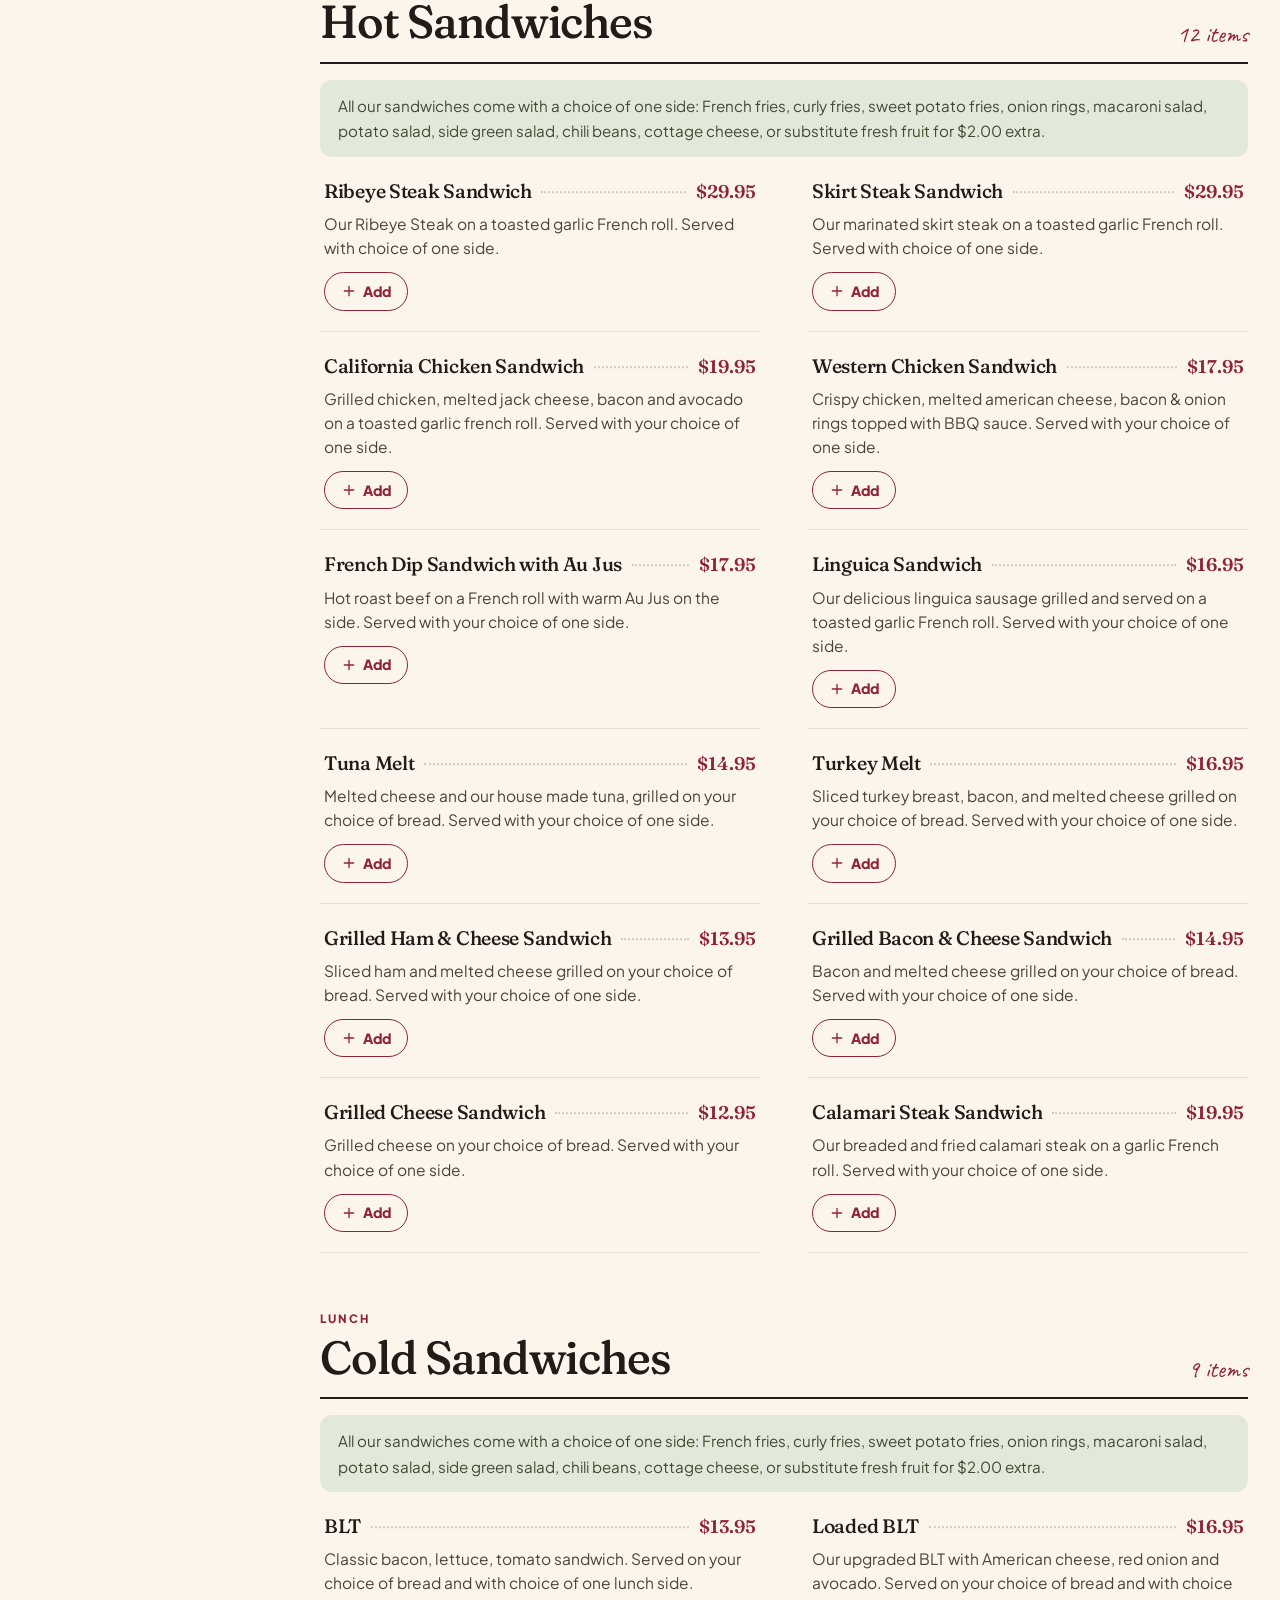
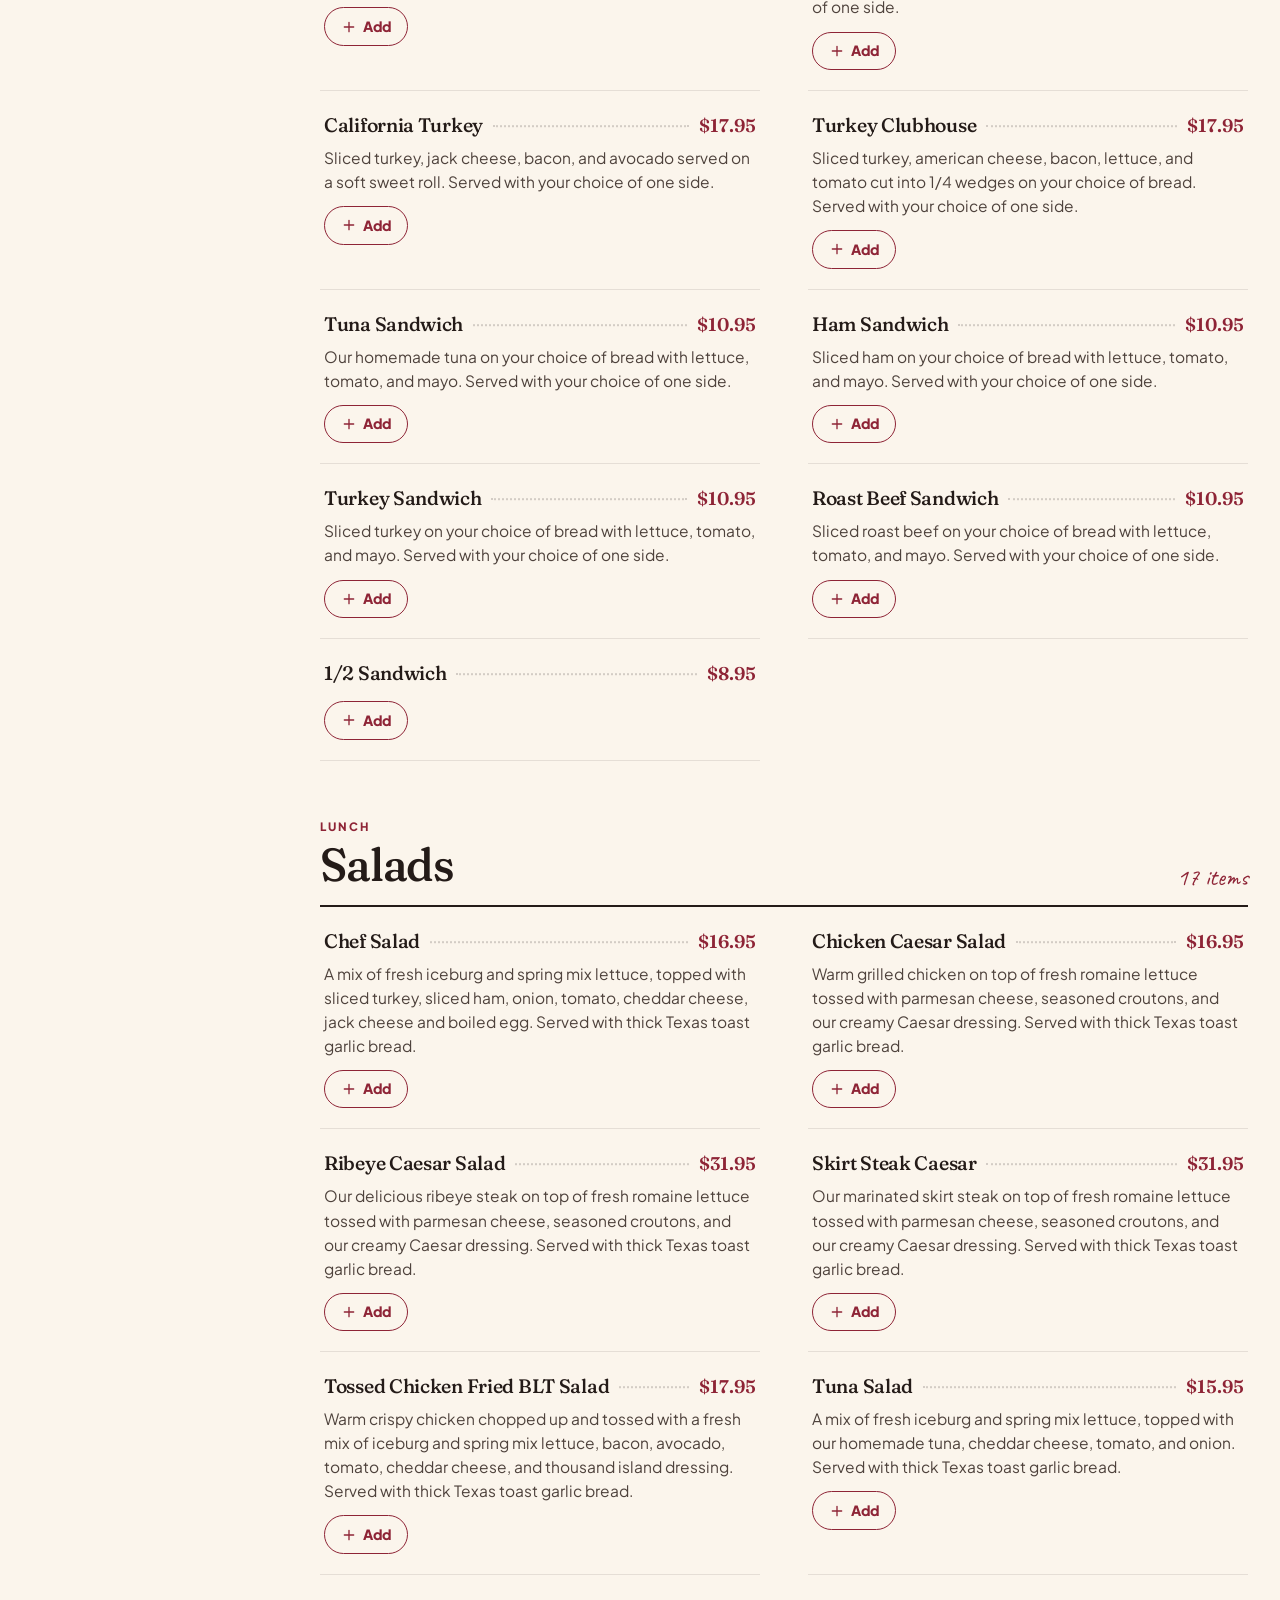
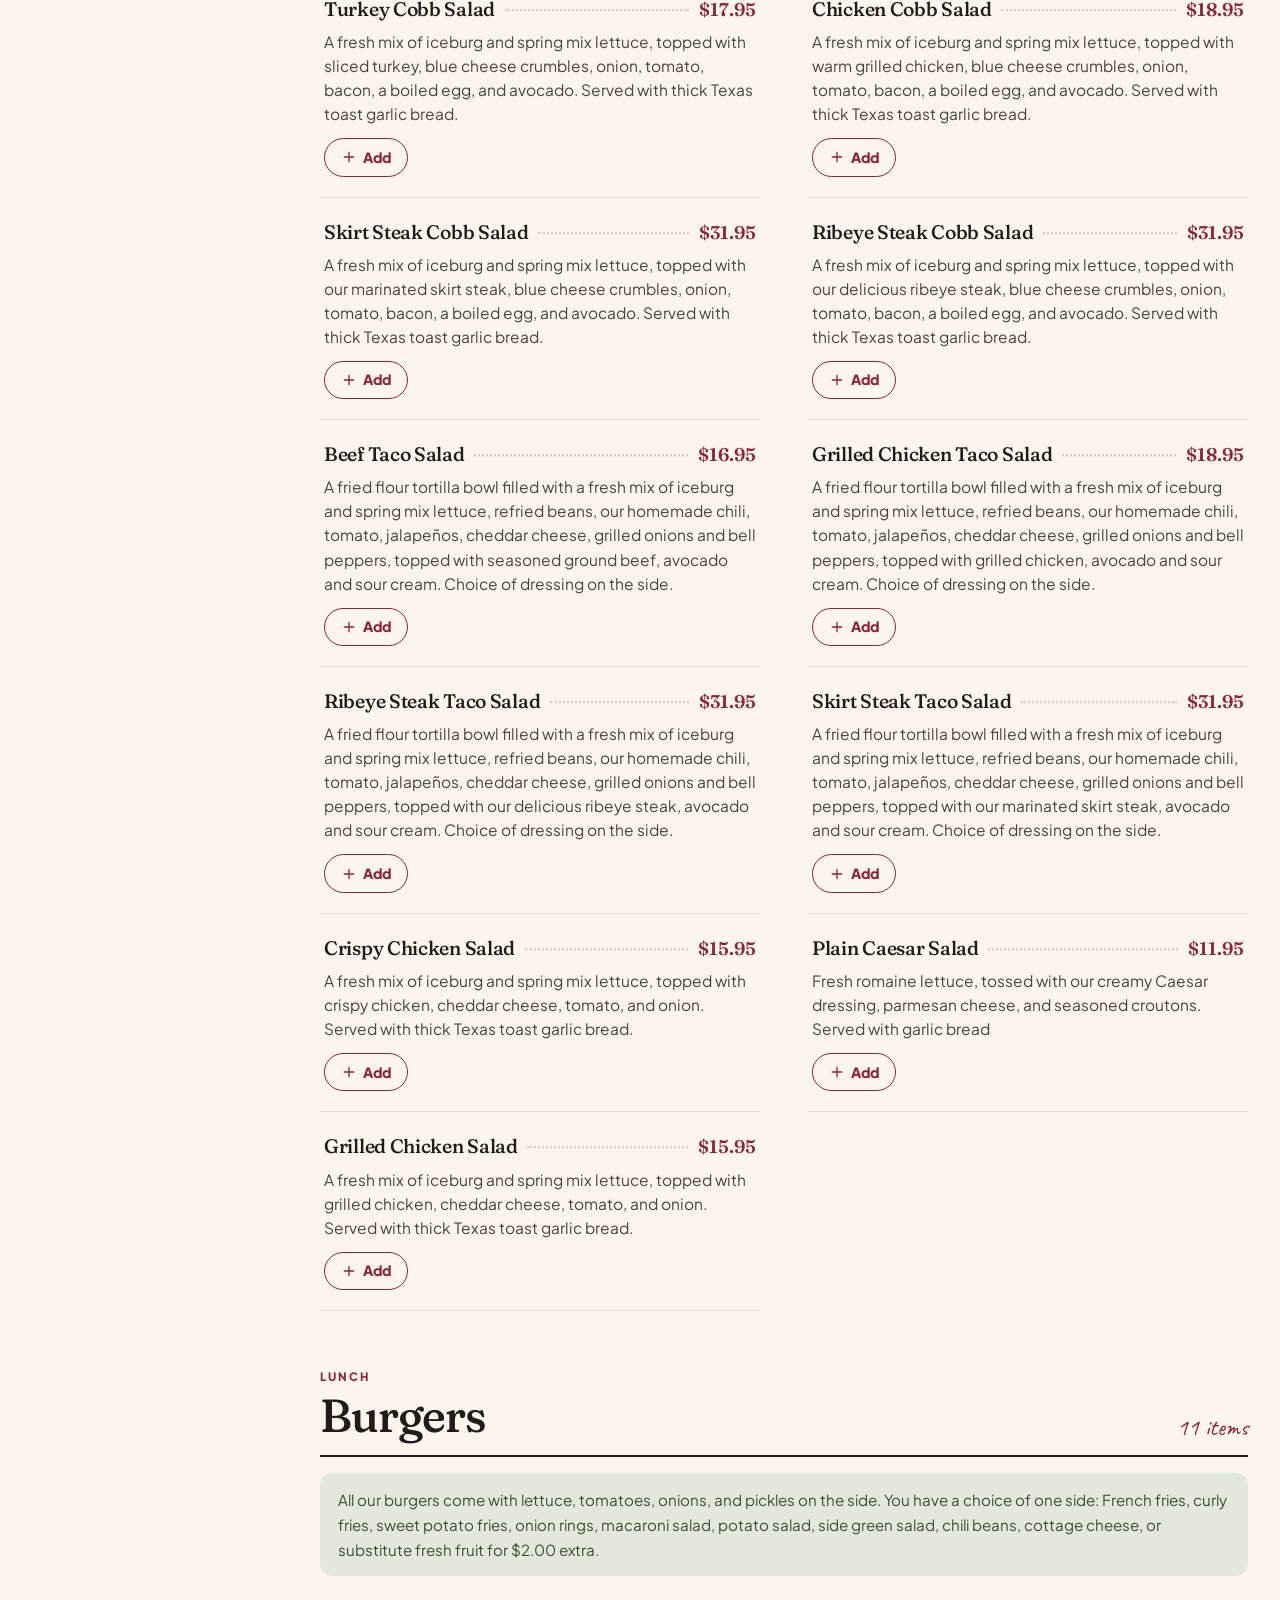
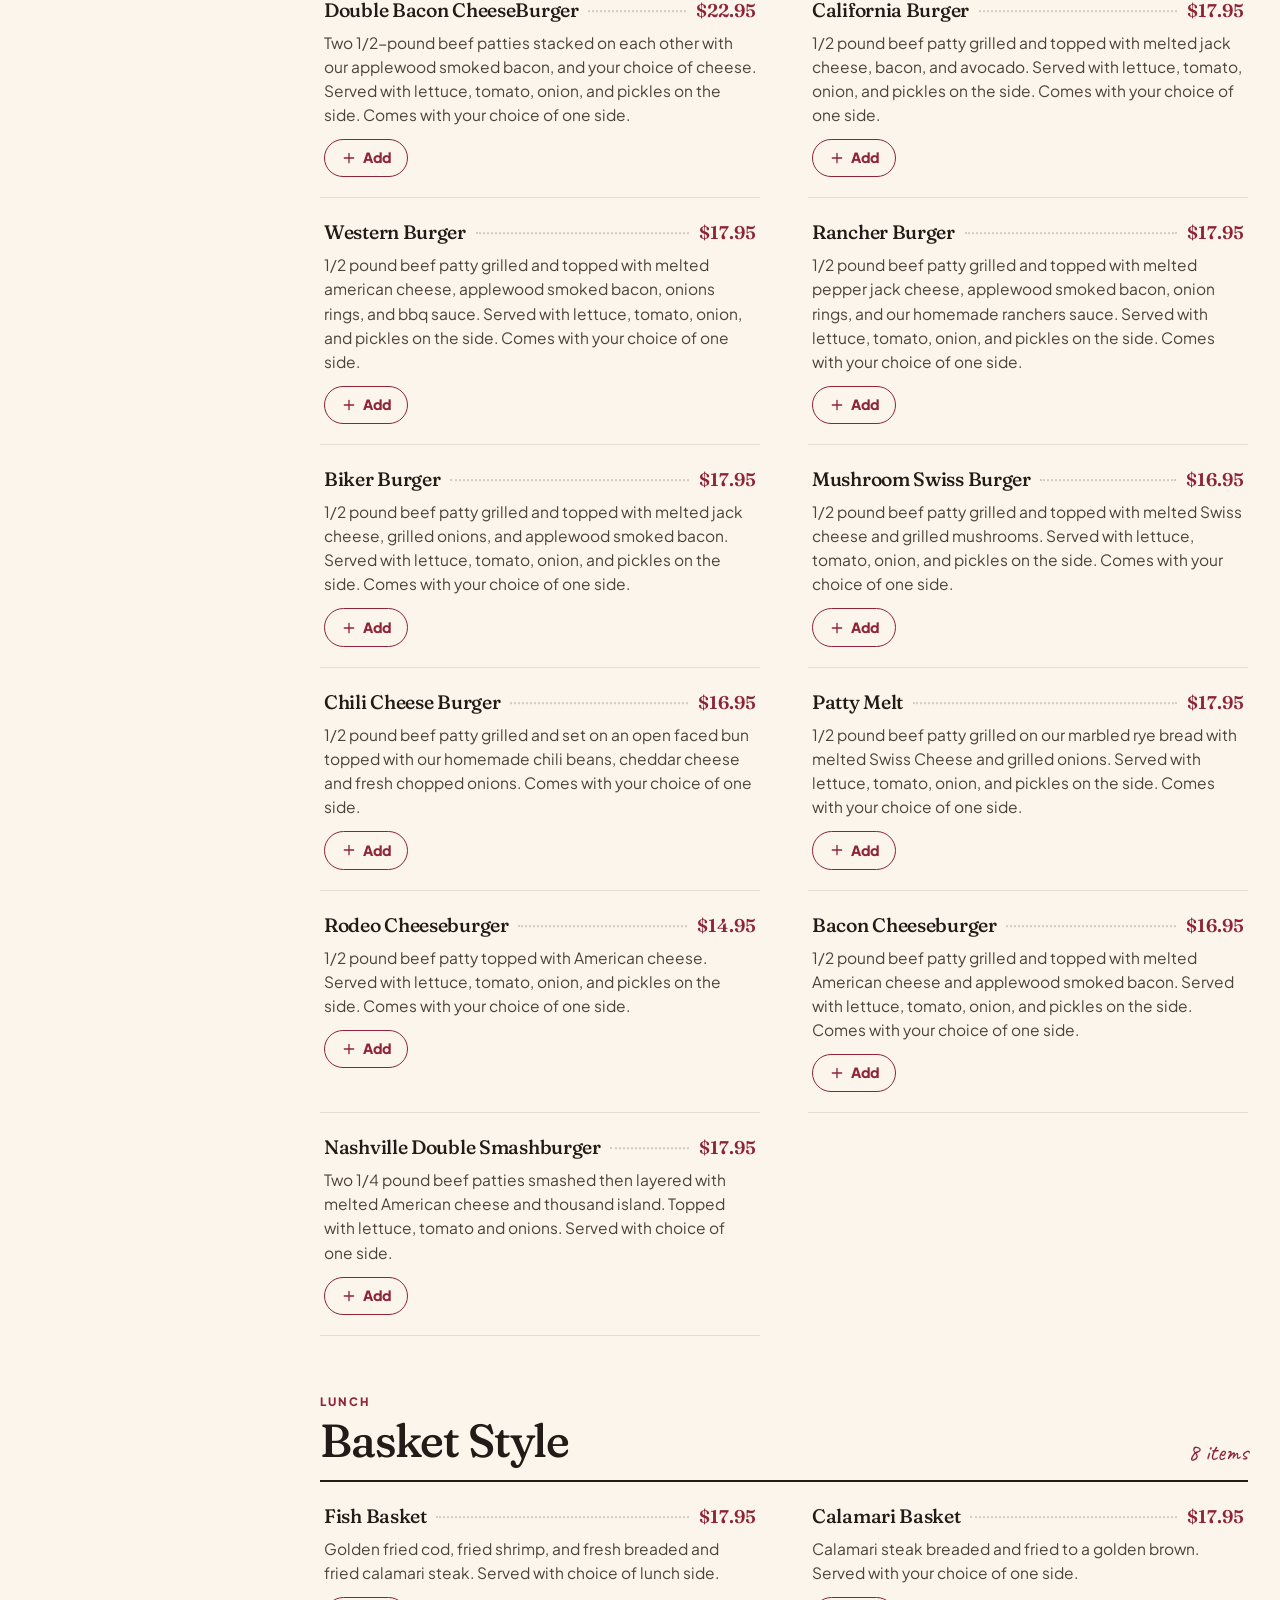
<file: menu.html>
<!doctype html>
<html lang="en-US">
<head>
<meta charset="utf-8">
<meta name="viewport" content="width=device-width, initial-scale=1, viewport-fit=cover">
<title>Menu — Breakfast &amp; Lunch | Country Rose Cafe, Hollister CA</title>
<meta name="description" content="The full Country Rose Cafe menu: specialties, omelets, country cakes, combos, scrambles, Mexicali breakfast, sandwiches, salads, burgers, baskets, kids' menu and drinks. Hollister, CA.">
<meta name="keywords" content="Country Rose Cafe, Country Rose Cafe Hollister, breakfast Hollister CA, lunch Hollister CA, breakfast restaurant Hollister, restaurants in Hollister CA">
<meta name="robots" content="noindex, nofollow">
<link rel="canonical" href="https://www.example.com/menu.html">
<meta name="theme-color" content="#fbf5ec">
<meta name="geo.region" content="US-CA"><meta name="geo.placename" content="Hollister">
<meta property="og:type" content="website"><meta property="og:site_name" content="Country Rose Cafe"><meta property="og:locale" content="en_US">
<meta property="og:title" content="Menu — Breakfast &amp; Lunch | Country Rose Cafe, Hollister CA"><meta property="og:description" content="The full Country Rose Cafe menu: specialties, omelets, country cakes, combos, scrambles, Mexicali breakfast, sandwiches, salads, burgers, baskets, kids' menu and drinks. Hollister, CA.">
<meta property="og:url" content="https://www.example.com/menu.html"><meta property="og:image" content="https://d1w7312wesee68.cloudfront.net/restaurantImages/293e1b9b-fd53-4a47-a7d4-27c6b87f9032/20220129.jpg">
<meta name="twitter:card" content="summary_large_image"><meta name="twitter:title" content="Menu — Breakfast &amp; Lunch | Country Rose Cafe, Hollister CA"><meta name="twitter:description" content="The full Country Rose Cafe menu: specialties, omelets, country cakes, combos, scrambles, Mexicali breakfast, sandwiches, salads, burgers, baskets, kids' menu and drinks. Hollister, CA."><meta name="twitter:image" content="https://d1w7312wesee68.cloudfront.net/restaurantImages/293e1b9b-fd53-4a47-a7d4-27c6b87f9032/20220129.jpg">
<link rel="icon" href="assets/images/favicon.svg" type="image/svg+xml">
<link rel="preconnect" href="https://fonts.googleapis.com"><link rel="preconnect" href="https://fonts.gstatic.com" crossorigin>
<link rel="stylesheet" href="https://fonts.googleapis.com/css2?family=Caveat:wght@600&amp;family=Fraunces:ital,opsz,wght,SOFT,WONK@0,9..144,300..700,0..100,0..1;1,9..144,300..700,0..100,0..1&amp;family=Plus+Jakarta+Sans:wght@400..800&amp;display=swap">
<link rel="stylesheet" href="assets/css/styles.css">
<script>document.documentElement.classList.add("js")</script>
<script type="application/ld+json">
{"@context":"https://schema.org","@type":"Restaurant","name":"Country Rose Cafe","description":"Breakfast and lunch in a cozy, easygoing atmosphere, with a unique gift counter.","telephone":"+18316350252","url":"https://www.example.com/","image":["https://d1w7312wesee68.cloudfront.net/restaurantImages/293e1b9b-fd53-4a47-a7d4-27c6b87f9032/20220129.jpg","https://d1w7312wesee68.cloudfront.net/restaurantImages/293e1b9b-fd53-4a47-a7d4-27c6b87f9032/20231112.jpg"],"address":{"@type":"PostalAddress","streetAddress":"756 San Benito Street","addressLocality":"Hollister","addressRegion":"CA","postalCode":"95023","addressCountry":"US"},"servesCuisine":["American","Breakfast","Lunch"],"hasMenu":"https://www.example.com/menu.html","foundingDate":"2002","acceptsReservations":false,"sameAs":["https://www.facebook.com/profile.php?id=100068233964007"]}
</script>
</head>
<body data-page="menu">
<a class="skip-link" href="#main">Skip to main content</a>
<div class="demo-banner demo-only"><b>Website concept</b> prepared for Country Rose Cafe · Not yet the official website · Order &amp; contact forms run in demo mode</div>
<div class="nav-shell">
  <nav class="nav" aria-label="Main">
    <a class="brand" href="index.html" aria-label="Country Rose Cafe — home"><img class="brand-mark-img" src="assets/images/logo.png" alt="Country Rose Cafe logo"><span><span class="brand-name">Country Rose<span class="cafe-word"> Cafe</span></span><span class="brand-sub">Hollister · Est. 2002</span></span></a>
    <div class="nav-links"><a href="index.html">Home</a><a href="menu.html" aria-current="page">Menu</a><a href="index.html#story">Our Story</a><a href="index.html#gallery">Gallery</a><a href="contact.html">Contact</a></div>
    <div class="nav-actions">
      <a class="nav-phone" href="tel:+18316350252"><svg class="icon" viewBox="0 0 24 24" fill="none" stroke="currentColor" stroke-width="2" stroke-linecap="round" stroke-linejoin="round" aria-hidden="true" focusable="false"><path d="M22 16.9v3a2 2 0 0 1-2.2 2 19.8 19.8 0 0 1-8.6-3.1 19.5 19.5 0 0 1-6-6A19.8 19.8 0 0 1 2.1 4.2 2 2 0 0 1 4.1 2h3a2 2 0 0 1 2 1.7c.1.9.4 1.8.7 2.7a2 2 0 0 1-.5 2.1L8 9.8a16 16 0 0 0 6 6l1.3-1.3a2 2 0 0 1 2.1-.4c.9.3 1.8.6 2.7.7a2 2 0 0 1 1.7 2z"/></svg>(831) 635-0252</a>
      <div class="lang" role="group" aria-label="Language / Idioma" data-no-i18n><button type="button" data-set-lang="en" aria-pressed="true"><span aria-hidden="true">EN</span><span class="sr-only">English</span></button><button type="button" data-set-lang="es" aria-pressed="false"><span aria-hidden="true">ES</span><span class="sr-only">Español</span></button></div>
      <a class="icon-btn" href="order.html#cart" data-cart-link aria-label="View order"><svg class="icon" viewBox="0 0 24 24" fill="none" stroke="currentColor" stroke-width="2" stroke-linecap="round" stroke-linejoin="round" aria-hidden="true" focusable="false"><path d="M6 2 3 6v14a2 2 0 0 0 2 2h14a2 2 0 0 0 2-2V6l-3-4z"/><path d="M3 6h18M16 10a4 4 0 0 1-8 0"/></svg><span class="badge" data-cart-count hidden>0</span></a>
      <a class="btn btn-rose nav-order" href="order.html">Order Online</a>
      <button type="button" class="icon-btn menu-toggle" aria-expanded="false" aria-controls="sheet" aria-label="Open menu"><svg class="icon" viewBox="0 0 24 24" fill="none" stroke="currentColor" stroke-width="2" stroke-linecap="round" stroke-linejoin="round" aria-hidden="true" focusable="false"><path d="M4 7h16M4 12h10M4 17h16"/></svg></button>
    </div>
  </nav>
</div>
<div id="sheet" class="sheet" hidden role="dialog" aria-modal="true" aria-label="Site menu">
  <div class="sheet-top"><span class="brand"><img class="brand-mark-img" src="assets/images/logo.png" alt="Country Rose Cafe logo"><span class="brand-name" style="color:var(--paper)">Country Rose</span></span><button type="button" class="icon-btn sheet-close" aria-label="Close menu"><svg class="icon" viewBox="0 0 24 24" fill="none" stroke="currentColor" stroke-width="2" stroke-linecap="round" stroke-linejoin="round" aria-hidden="true" focusable="false"><path d="M18 6 6 18M6 6l12 12"/></svg></button></div>
  <div><nav aria-label="Mobile"><ol><li><a href="index.html">Home</a></li><li><a href="menu.html" aria-current="page">Menu</a></li><li><a href="index.html#story">Our Story</a></li><li><a href="index.html#gallery">Gallery</a></li><li><a href="order.html">Order Online</a></li><li><a href="contact.html">Contact</a></li></ol></nav>
    <div class="sheet-foot"><div class="lang lang-lg" role="group" aria-label="Language / Idioma" data-no-i18n><button type="button" data-set-lang="en" aria-pressed="true">English</button><button type="button" data-set-lang="es" aria-pressed="false">Español</button></div><a class="btn btn-butter" href="tel:+18316350252"><svg class="icon" viewBox="0 0 24 24" fill="none" stroke="currentColor" stroke-width="2" stroke-linecap="round" stroke-linejoin="round" aria-hidden="true" focusable="false"><path d="M22 16.9v3a2 2 0 0 1-2.2 2 19.8 19.8 0 0 1-8.6-3.1 19.5 19.5 0 0 1-6-6A19.8 19.8 0 0 1 2.1 4.2 2 2 0 0 1 4.1 2h3a2 2 0 0 1 2 1.7c.1.9.4 1.8.7 2.7a2 2 0 0 1-.5 2.1L8 9.8a16 16 0 0 0 6 6l1.3-1.3a2 2 0 0 1 2.1-.4c.9.3 1.8.6 2.7.7a2 2 0 0 1 1.7 2z"/></svg> Call (831) 635-0252</a><a class="btn btn-ghost-light" href="https://www.google.com/maps/dir/?api=1&amp;destination=Country+Rose+Cafe%2C+756+San+Benito+Street%2C+Hollister%2C+CA+95023" target="_blank" rel="noopener noreferrer"><svg class="icon" viewBox="0 0 24 24" fill="none" stroke="currentColor" stroke-width="2" stroke-linecap="round" stroke-linejoin="round" aria-hidden="true" focusable="false"><path d="m3 11 19-9-9 19-2-8-8-2z"/></svg> Get Directions<span class="sr-only"> (opens in a new tab)</span></a><p>756 San Benito Street · Hollister, CA</p></div>
  </div>
</div>
<main id="main" tabindex="-1">
<section class="page-hero"><span class="hero-blob a" aria-hidden="true"></span><span class="hero-blob b" aria-hidden="true"></span>
  <div class="wrap"><div class="page-hero-grid">
    <div class="reveal"><span class="kicker">Breakfast · Lunch · Lil Buckaroo&#39;s · Drinks</span><h1>The <span class="italic rose">Menu</span></h1><p class="lede"><span data-count-items>207</span> dishes and drinks, exactly as served. Search it, browse it, or tap &ldquo;Add&rdquo; to build your order.</p></div>
    <div class="btn-row reveal" style="--d:.1s"><a class="btn btn-rose" href="order.html"><svg class="icon" viewBox="0 0 24 24" fill="none" stroke="currentColor" stroke-width="2" stroke-linecap="round" stroke-linejoin="round" aria-hidden="true" focusable="false"><path d="M6 2 3 6v14a2 2 0 0 0 2 2h14a2 2 0 0 0 2-2V6l-3-4z"/><path d="M3 6h18M16 10a4 4 0 0 1-8 0"/></svg> Order Online</a><a class="btn btn-line" href="tel:+18316350252"><svg class="icon" viewBox="0 0 24 24" fill="none" stroke="currentColor" stroke-width="2" stroke-linecap="round" stroke-linejoin="round" aria-hidden="true" focusable="false"><path d="M22 16.9v3a2 2 0 0 1-2.2 2 19.8 19.8 0 0 1-8.6-3.1 19.5 19.5 0 0 1-6-6A19.8 19.8 0 0 1 2.1 4.2 2 2 0 0 1 4.1 2h3a2 2 0 0 1 2 1.7c.1.9.4 1.8.7 2.7a2 2 0 0 1-.5 2.1L8 9.8a16 16 0 0 0 6 6l1.3-1.3a2 2 0 0 1 2.1-.4c.9.3 1.8.6 2.7.7a2 2 0 0 1 1.7 2z"/></svg> Call to Order</a></div>
  </div></div>
</section>
<div class="wrap menu-page" style="padding-bottom:3rem">
  <div class="menu-shell">
    <aside id="menu-side" class="menu-side" aria-label="Menu categories"></aside>
    <div style="min-width:0"><div id="menu-browser" data-orderable="true" data-columns="2"><p class="muted">Loading menu…</p></div>
      <noscript><p class="notice">Please enable JavaScript to browse the interactive menu, or call (831) 635-0252.</p></noscript>
      <div class="small muted" style="margin-top:3rem"><p>Menu and prices as published on the restaurant&#39;s online menu (September 29, 2026). Prices and availability may change.</p><p style="margin-top:.4rem">If you use a credit card, this establishment will charge an additional 3.00% to help offset processing costs.</p></div>
    </div>
  </div>
</div>
</main>
<footer class="footer">
  <div class="wrap">
    <div class="footer-grid">
      <div class="big-cta">
        <h3>Hungry yet?<br><span class="italic" style="color:var(--butter)">Pull up a chair.</span></h3>
        <div class="btn-row"><a class="btn btn-butter" href="order.html"><svg class="icon" viewBox="0 0 24 24" fill="none" stroke="currentColor" stroke-width="2" stroke-linecap="round" stroke-linejoin="round" aria-hidden="true" focusable="false"><path d="M6 2 3 6v14a2 2 0 0 0 2 2h14a2 2 0 0 0 2-2V6l-3-4z"/><path d="M3 6h18M16 10a4 4 0 0 1-8 0"/></svg> Order Online</a><a class="btn btn-ghost-light" href="tel:+18316350252"><svg class="icon" viewBox="0 0 24 24" fill="none" stroke="currentColor" stroke-width="2" stroke-linecap="round" stroke-linejoin="round" aria-hidden="true" focusable="false"><path d="M22 16.9v3a2 2 0 0 1-2.2 2 19.8 19.8 0 0 1-8.6-3.1 19.5 19.5 0 0 1-6-6A19.8 19.8 0 0 1 2.1 4.2 2 2 0 0 1 4.1 2h3a2 2 0 0 1 2 1.7c.1.9.4 1.8.7 2.7a2 2 0 0 1-.5 2.1L8 9.8a16 16 0 0 0 6 6l1.3-1.3a2 2 0 0 1 2.1-.4c.9.3 1.8.6 2.7.7a2 2 0 0 1 1.7 2z"/></svg> (831) 635-0252</a></div>
      </div>
      <div><h2>Visit</h2><address><a href="https://www.google.com/maps/search/?api=1&amp;query=Country+Rose+Cafe%2C+756+San+Benito+Street%2C+Hollister%2C+CA+95023" target="_blank" rel="noopener noreferrer">756 San Benito Street<br>Hollister, CA 95023<span class="sr-only"> (opens in a new tab)</span></a></address><p style="margin-top:1rem"><a href="https://www.facebook.com/profile.php?id=100068233964007" target="_blank" rel="noopener noreferrer" style="display:inline-flex;gap:.5rem;align-items:center"><svg class="icon" viewBox="0 0 24 24" fill="currentColor" aria-hidden="true" focusable="false"><path d="M24 12.07C24 5.4 18.63 0 12 0S0 5.4 0 12.07C0 18.1 4.39 23.1 10.13 24v-8.44H7.08v-3.49h3.05V9.41c0-3.02 1.79-4.69 4.53-4.69 1.31 0 2.68.24 2.68.24v2.97h-1.51c-1.49 0-1.96.93-1.96 1.89v2.25h3.33l-.53 3.49h-2.8V24C19.61 23.1 24 18.1 24 12.07z"/></svg> Facebook<span class="sr-only"> (opens in a new tab)</span></a></p></div>
      <div><h2>Hours</h2><div data-hours></div></div>
      <div><h2>Explore</h2><ul><li><a href="menu.html">Full Menu</a></li><li><a href="order.html">Order Online</a></li><li><a href="index.html#story">Our Story</a></li><li><a href="index.html#gallery">Gallery</a></li><li><a href="contact.html">Contact</a></li></ul></div>
    </div>
    <div class="footer-bottom"><span>© <span data-year>2026</span> Country Rose Cafe · Hollister, California</span><span class="demo-only">Website concept prepared for Country Rose Cafe · Demo version</span></div>
    <p class="wordmark" aria-hidden="true">Country Rose</p>
  </div>
</footer>
<nav class="dock" aria-label="Quick actions">
  <a href="tel:+18316350252"><svg class="icon" viewBox="0 0 24 24" fill="none" stroke="currentColor" stroke-width="2" stroke-linecap="round" stroke-linejoin="round" aria-hidden="true" focusable="false"><path d="M22 16.9v3a2 2 0 0 1-2.2 2 19.8 19.8 0 0 1-8.6-3.1 19.5 19.5 0 0 1-6-6A19.8 19.8 0 0 1 2.1 4.2 2 2 0 0 1 4.1 2h3a2 2 0 0 1 2 1.7c.1.9.4 1.8.7 2.7a2 2 0 0 1-.5 2.1L8 9.8a16 16 0 0 0 6 6l1.3-1.3a2 2 0 0 1 2.1-.4c.9.3 1.8.6 2.7.7a2 2 0 0 1 1.7 2z"/></svg>Call</a>
  <a href="https://www.google.com/maps/dir/?api=1&amp;destination=Country+Rose+Cafe%2C+756+San+Benito+Street%2C+Hollister%2C+CA+95023" target="_blank" rel="noopener noreferrer"><svg class="icon" viewBox="0 0 24 24" fill="none" stroke="currentColor" stroke-width="2" stroke-linecap="round" stroke-linejoin="round" aria-hidden="true" focusable="false"><path d="m3 11 19-9-9 19-2-8-8-2z"/></svg>Directions</a>
  <a class="go" href="order.html"><svg class="icon" viewBox="0 0 24 24" fill="none" stroke="currentColor" stroke-width="2" stroke-linecap="round" stroke-linejoin="round" aria-hidden="true" focusable="false"><path d="M6 2 3 6v14a2 2 0 0 0 2 2h14a2 2 0 0 0 2-2V6l-3-4z"/><path d="M3 6h18M16 10a4 4 0 0 1-8 0"/></svg>Order now</a>
</nav>
<button type="button" id="rosie-btn" class="rosie-btn" aria-expanded="false" aria-controls="rosie"><span class="pulse" aria-hidden="true"></span><img class="av" src="assets/images/logo.png" alt="" aria-hidden="true"><span class="txt">Ask Rosie</span><span class="sr-only"> — menu helper</span></button>
<section id="rosie" class="rosie" hidden aria-label="Rosie, the menu helper">
  <div class="rosie-head"><img class="av" src="assets/images/logo.png" alt="" aria-hidden="true"><div><b>Rosie</b><small>Menu helper · answers from our menu</small></div><button type="button" class="icon-btn rosie-close" aria-label="Close menu helper"><svg class="icon" viewBox="0 0 24 24" fill="none" stroke="currentColor" stroke-width="2" stroke-linecap="round" stroke-linejoin="round" aria-hidden="true" focusable="false"><path d="M18 6 6 18M6 6l12 12"/></svg></button></div>
  <div class="rosie-log" role="log" aria-live="polite" data-no-i18n></div>
  <div class="rosie-sugg" aria-label="Suggested questions" data-no-i18n></div>
  <form class="rosie-form" autocomplete="off"><label class="sr-only" for="rosie-q">Ask Rosie</label><input id="rosie-q" placeholder="Ask about dishes, prices, kids menu…" maxlength="200"><button type="submit" aria-label="Send"><svg class="icon" viewBox="0 0 24 24" fill="none" stroke="currentColor" stroke-width="2" stroke-linecap="round" stroke-linejoin="round" aria-hidden="true" focusable="false"><path d="m22 2-7 20-4-9-9-4z"/><path d="M22 2 11 13"/></svg></button></form>
  <p class="rosie-foot">Automated helper — for anything else, call (831) 635-0252.</p>
</section>
<div id="lightbox" class="lightbox" hidden role="dialog" aria-modal="true" aria-label="Photo viewer"><button type="button" class="icon-btn" aria-label="Close photo"><svg class="icon" viewBox="0 0 24 24" fill="none" stroke="currentColor" stroke-width="2" stroke-linecap="round" stroke-linejoin="round" aria-hidden="true" focusable="false"><path d="M18 6 6 18M6 6l12 12"/></svg></button><div><img alt=""><p></p></div></div>
<div id="toast" class="toast-wrap" aria-live="polite"></div>
<script src="assets/js/config.js"></script>
<script src="assets/js/menu-data.js"></script>
<script src="assets/js/menu-es.js"></script>
<script src="assets/js/i18n.js"></script>
<script src="assets/js/app.js"></script>
</body>
</html>
</file>
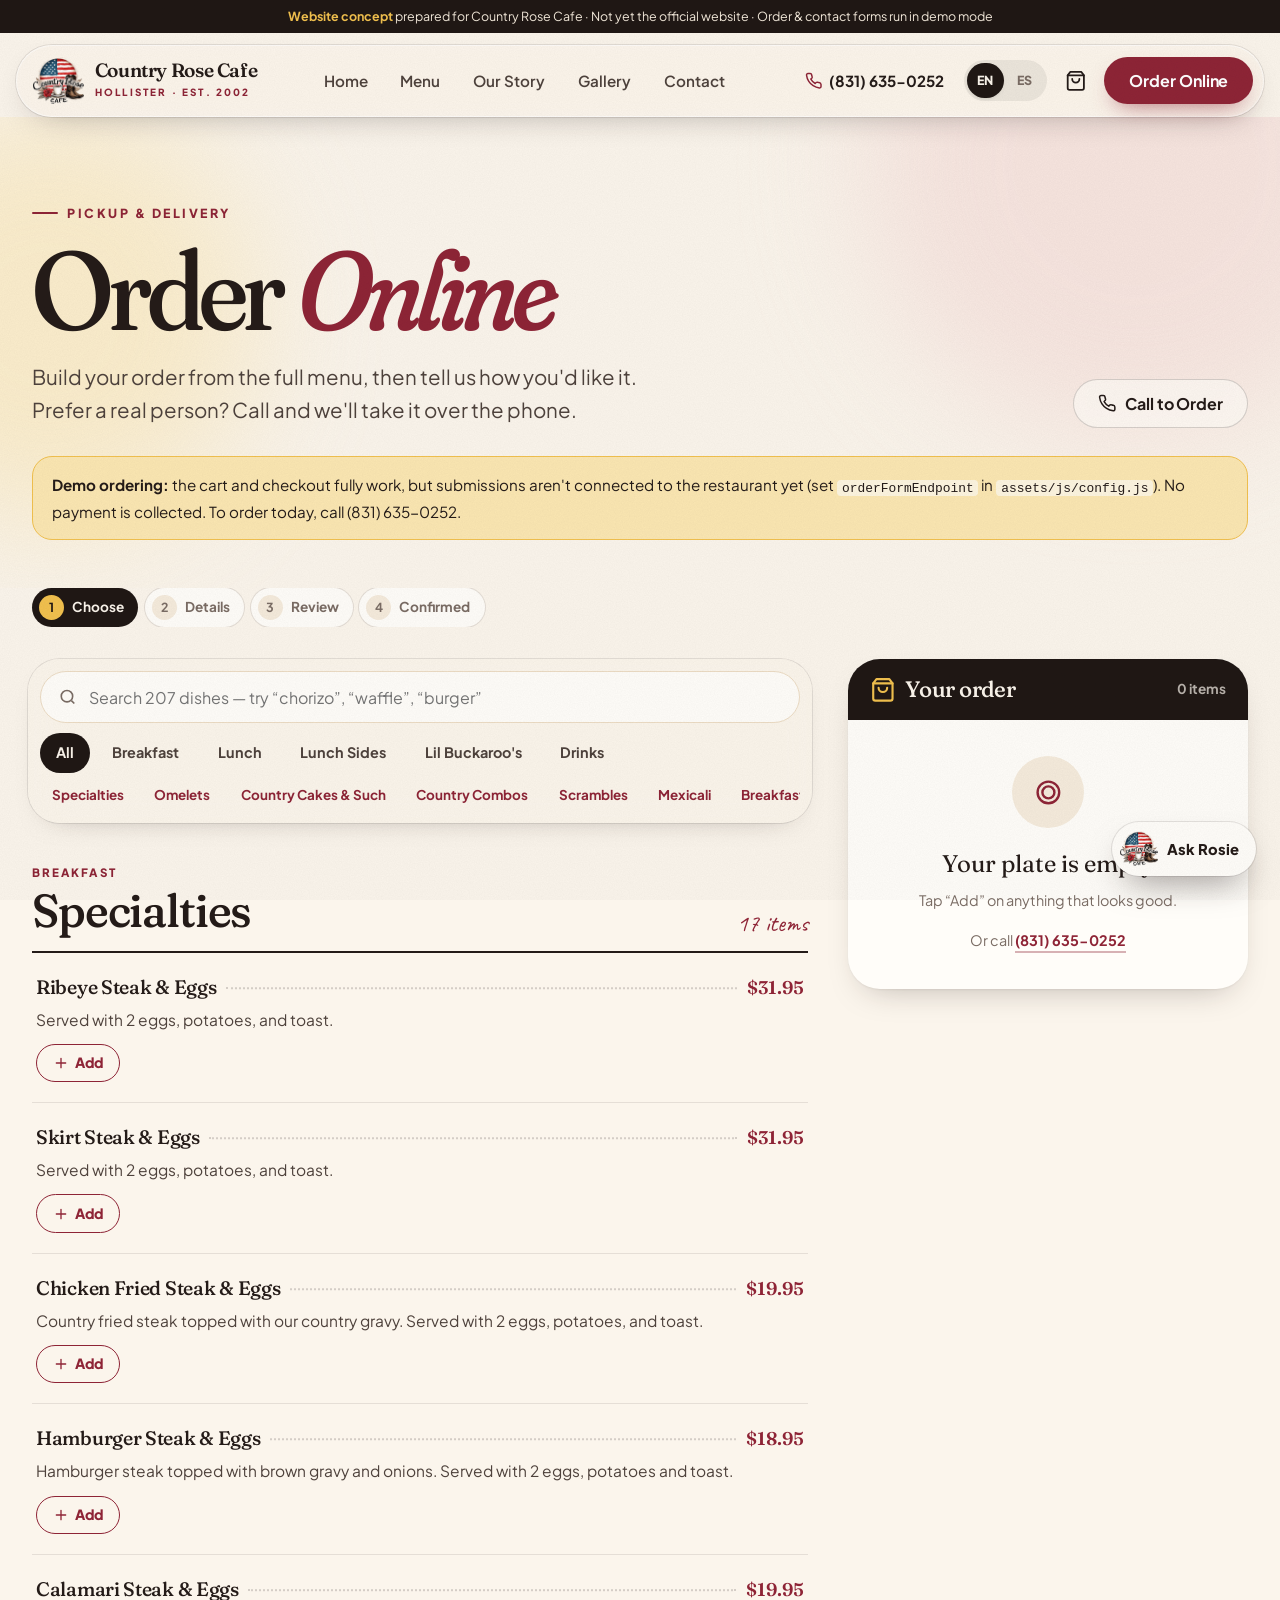
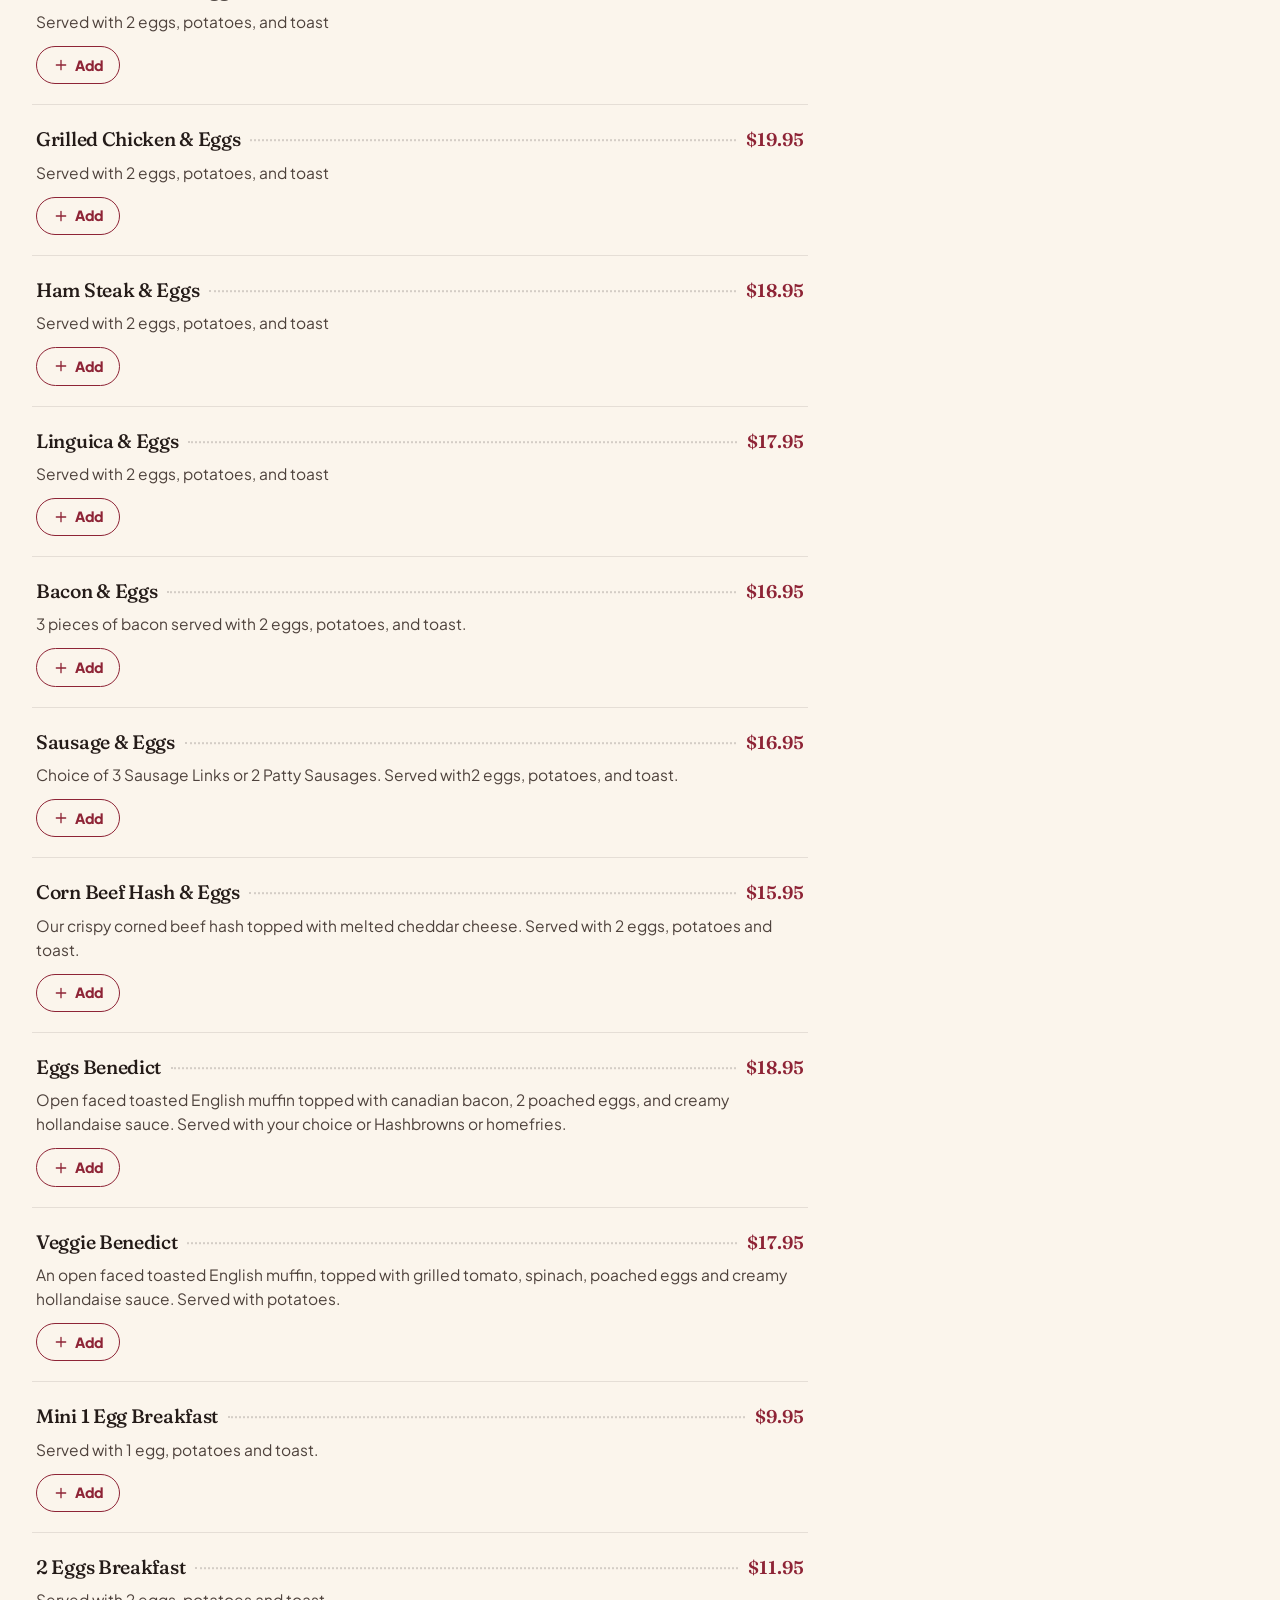
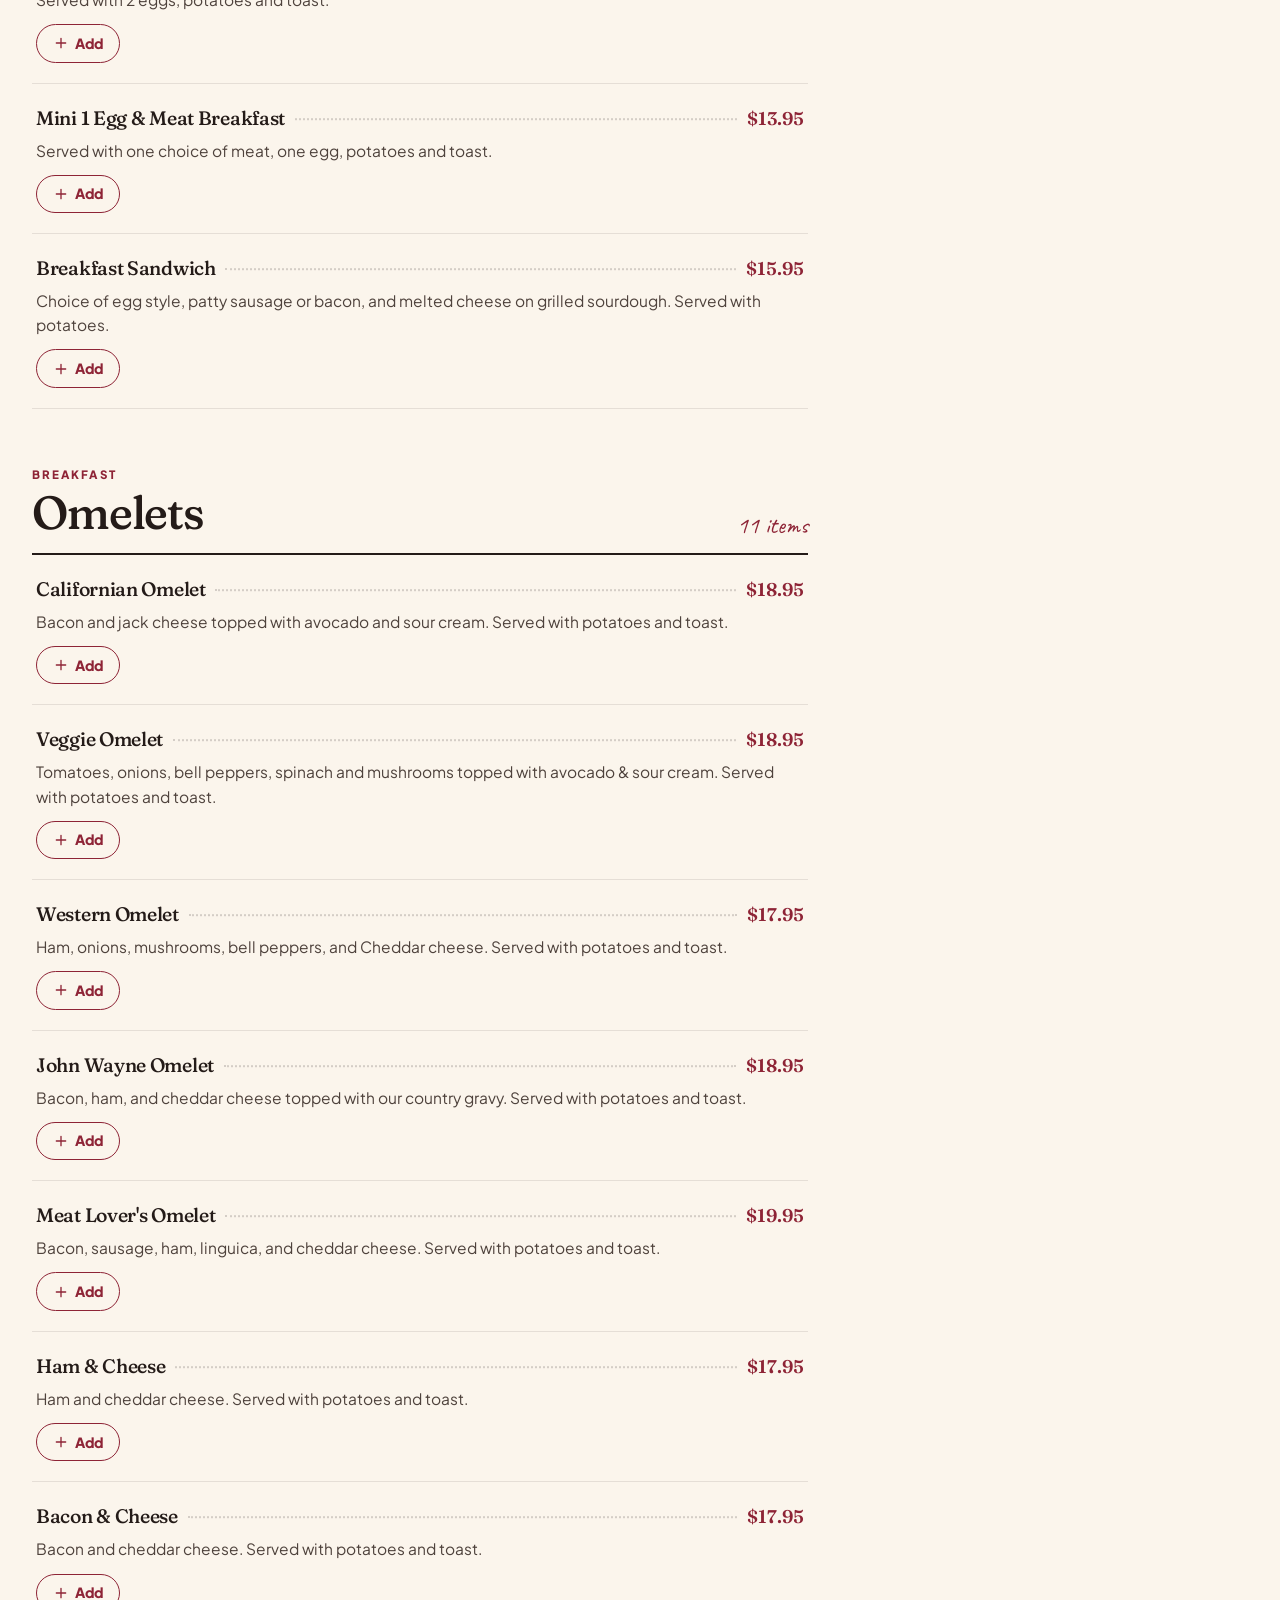
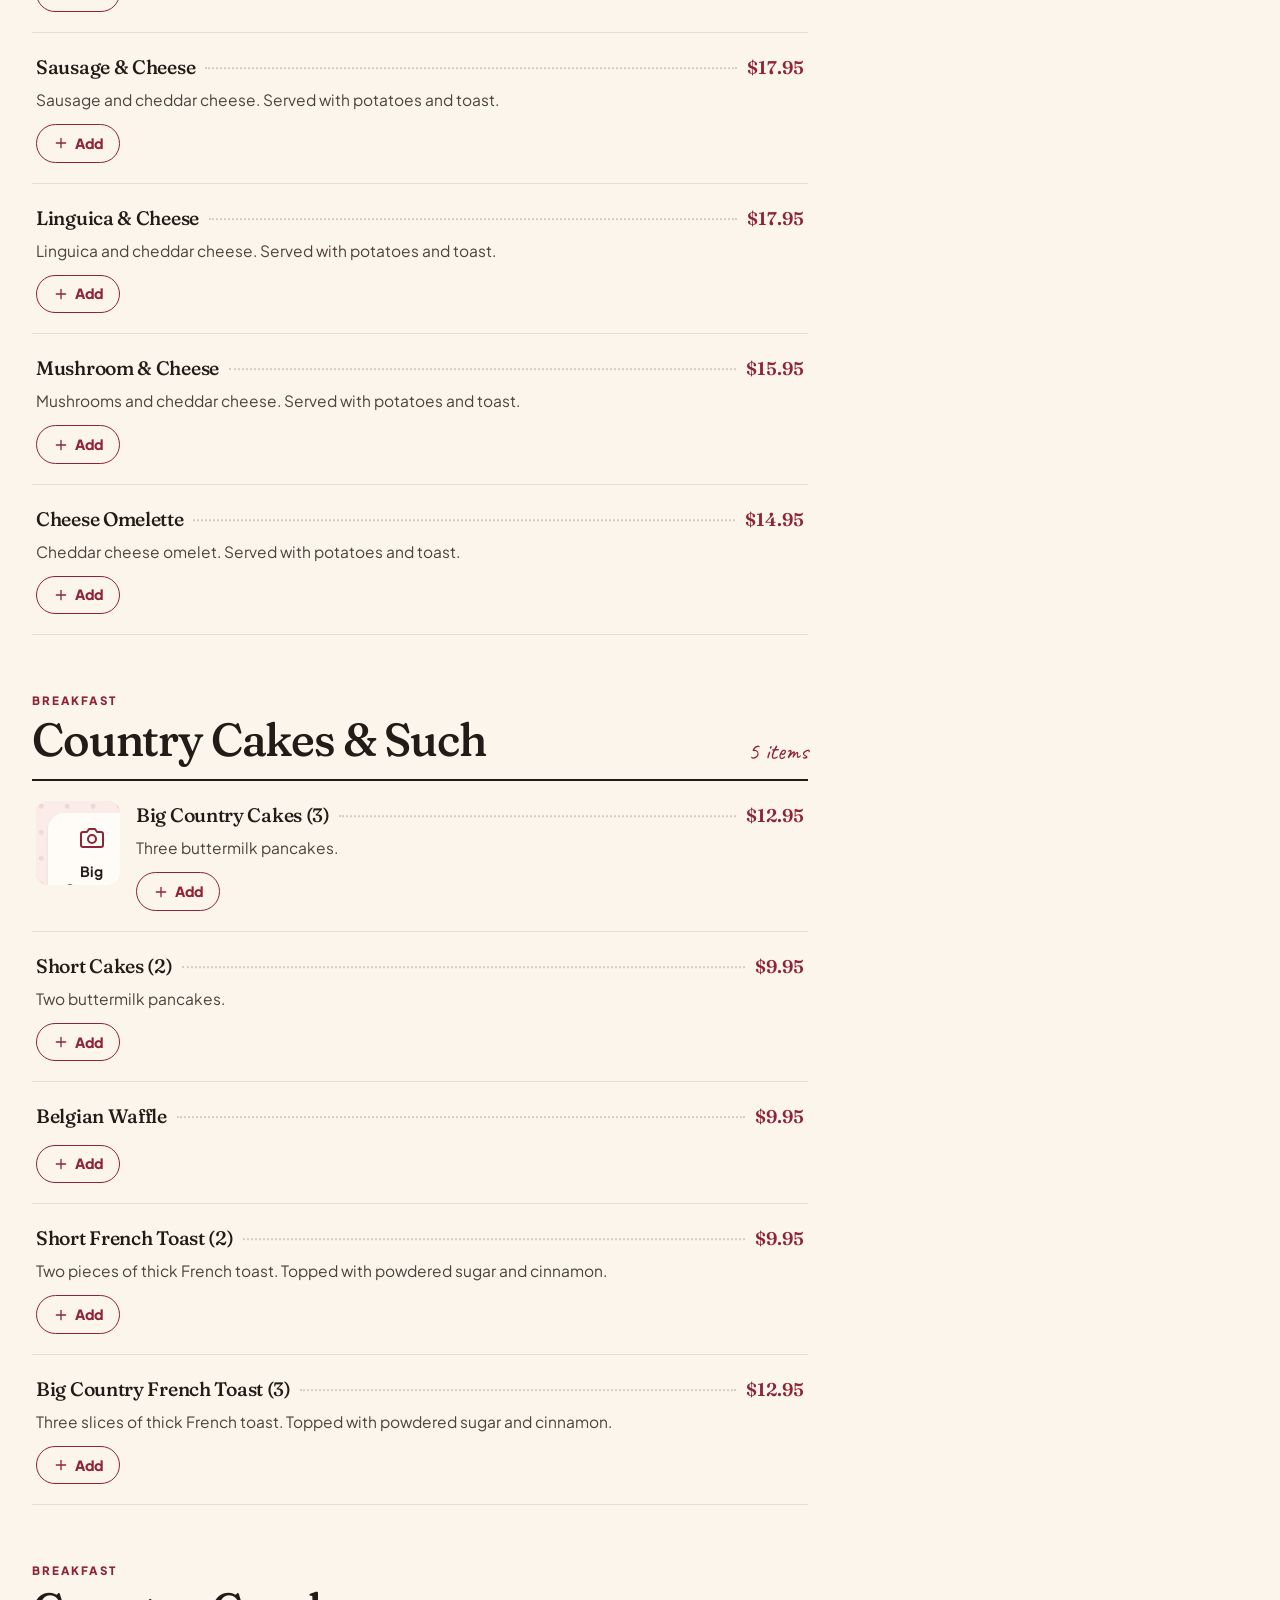
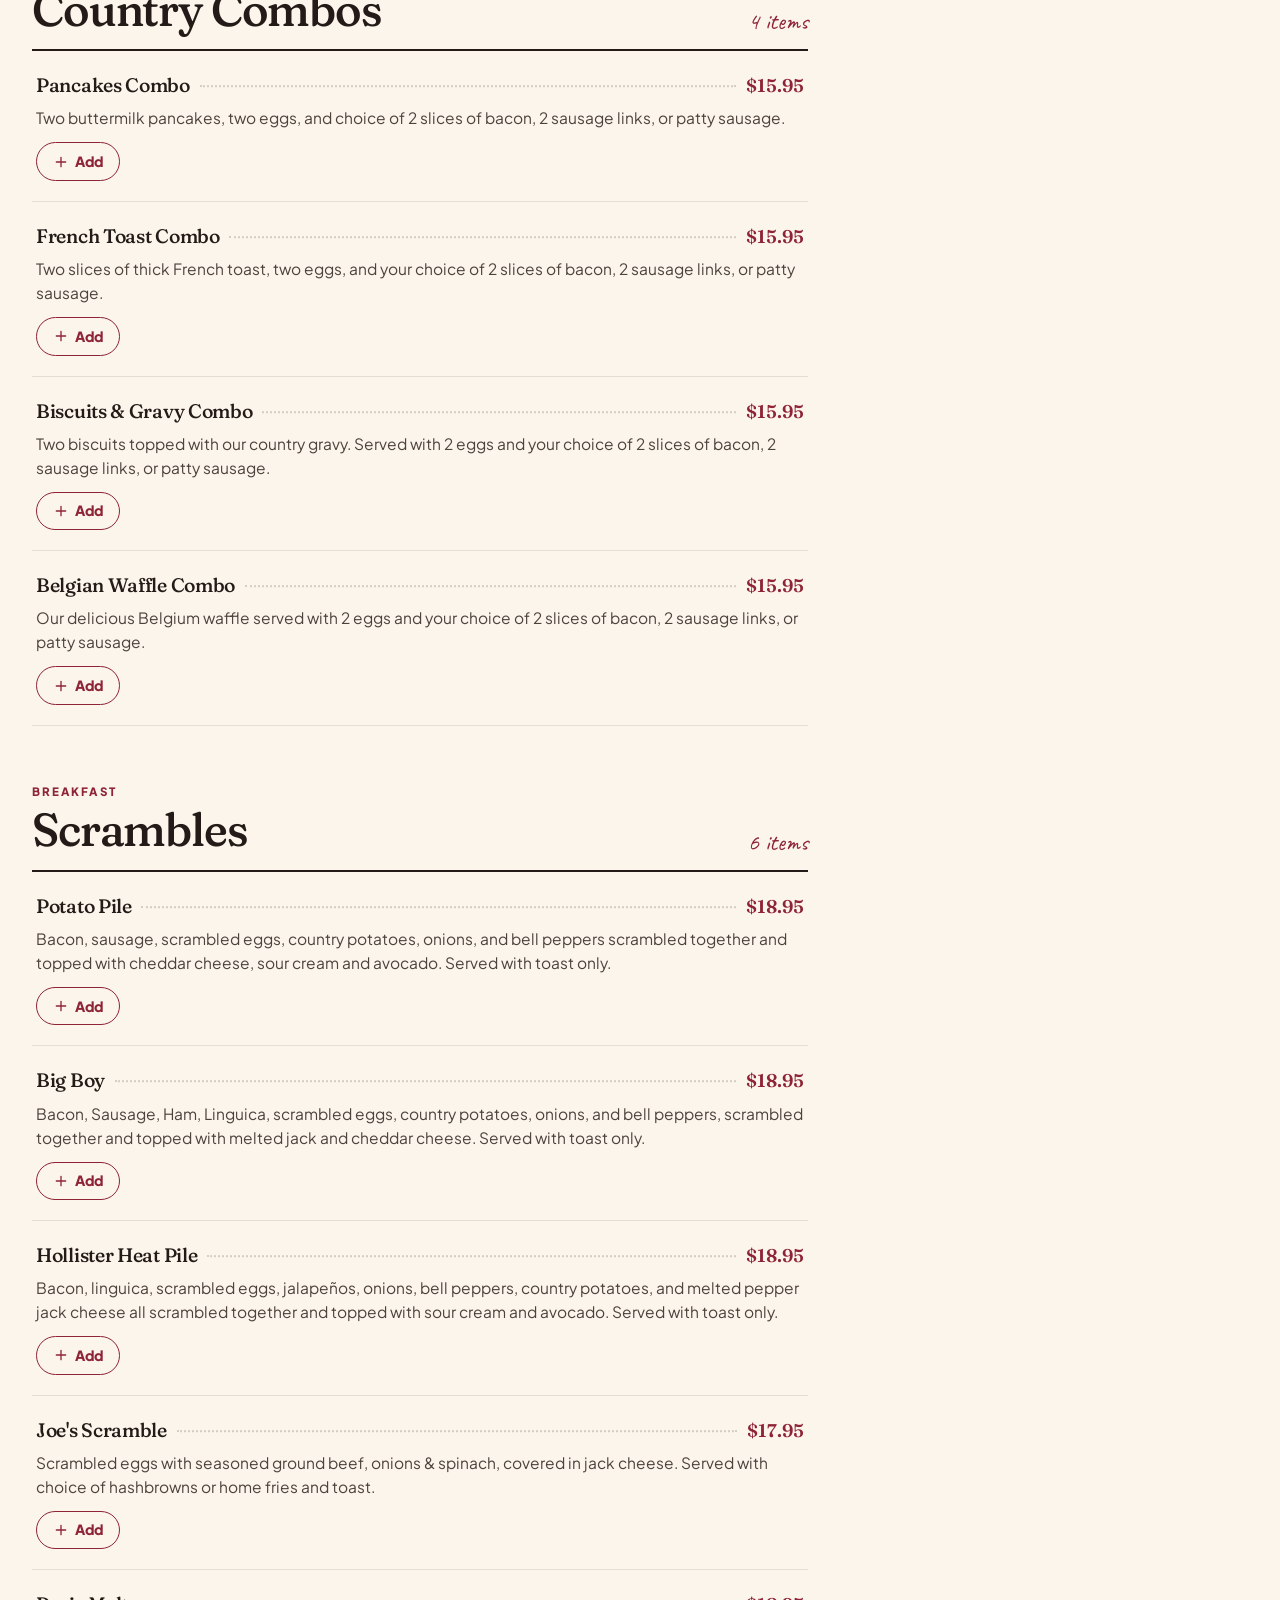
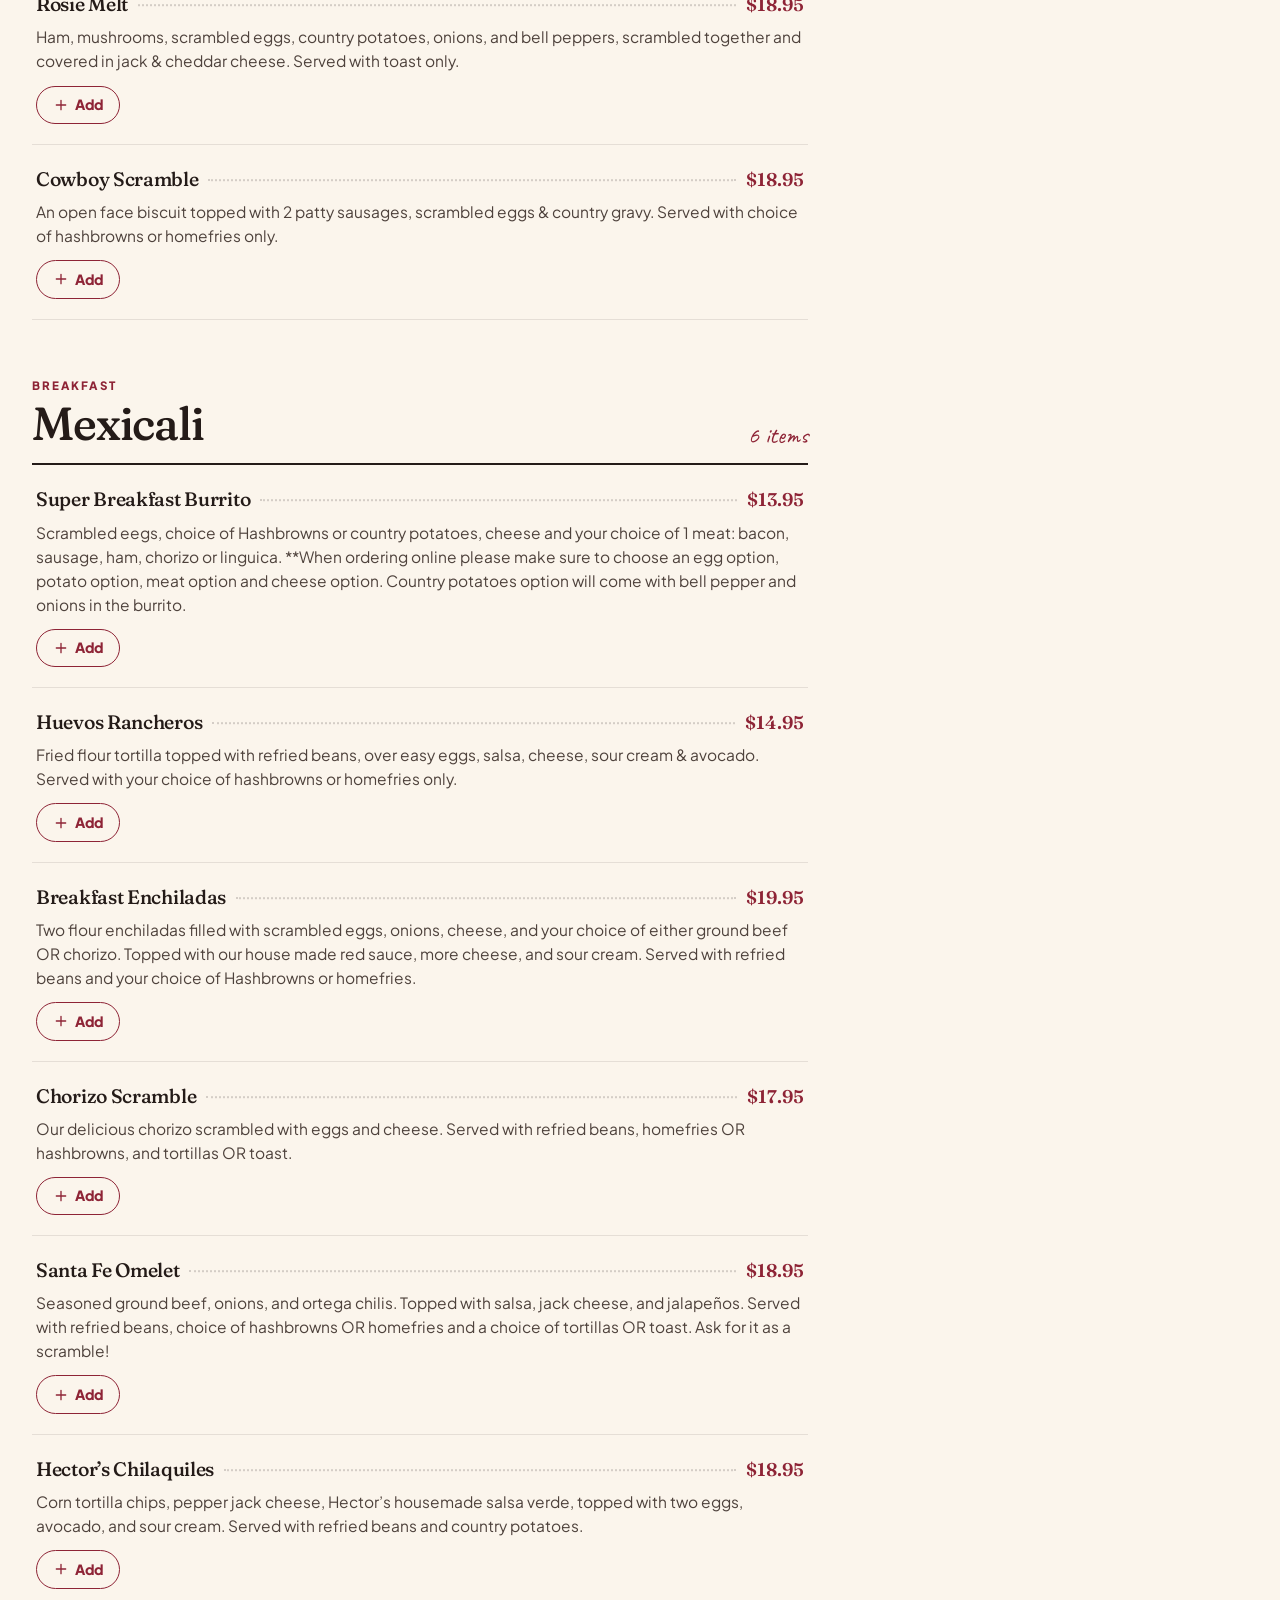
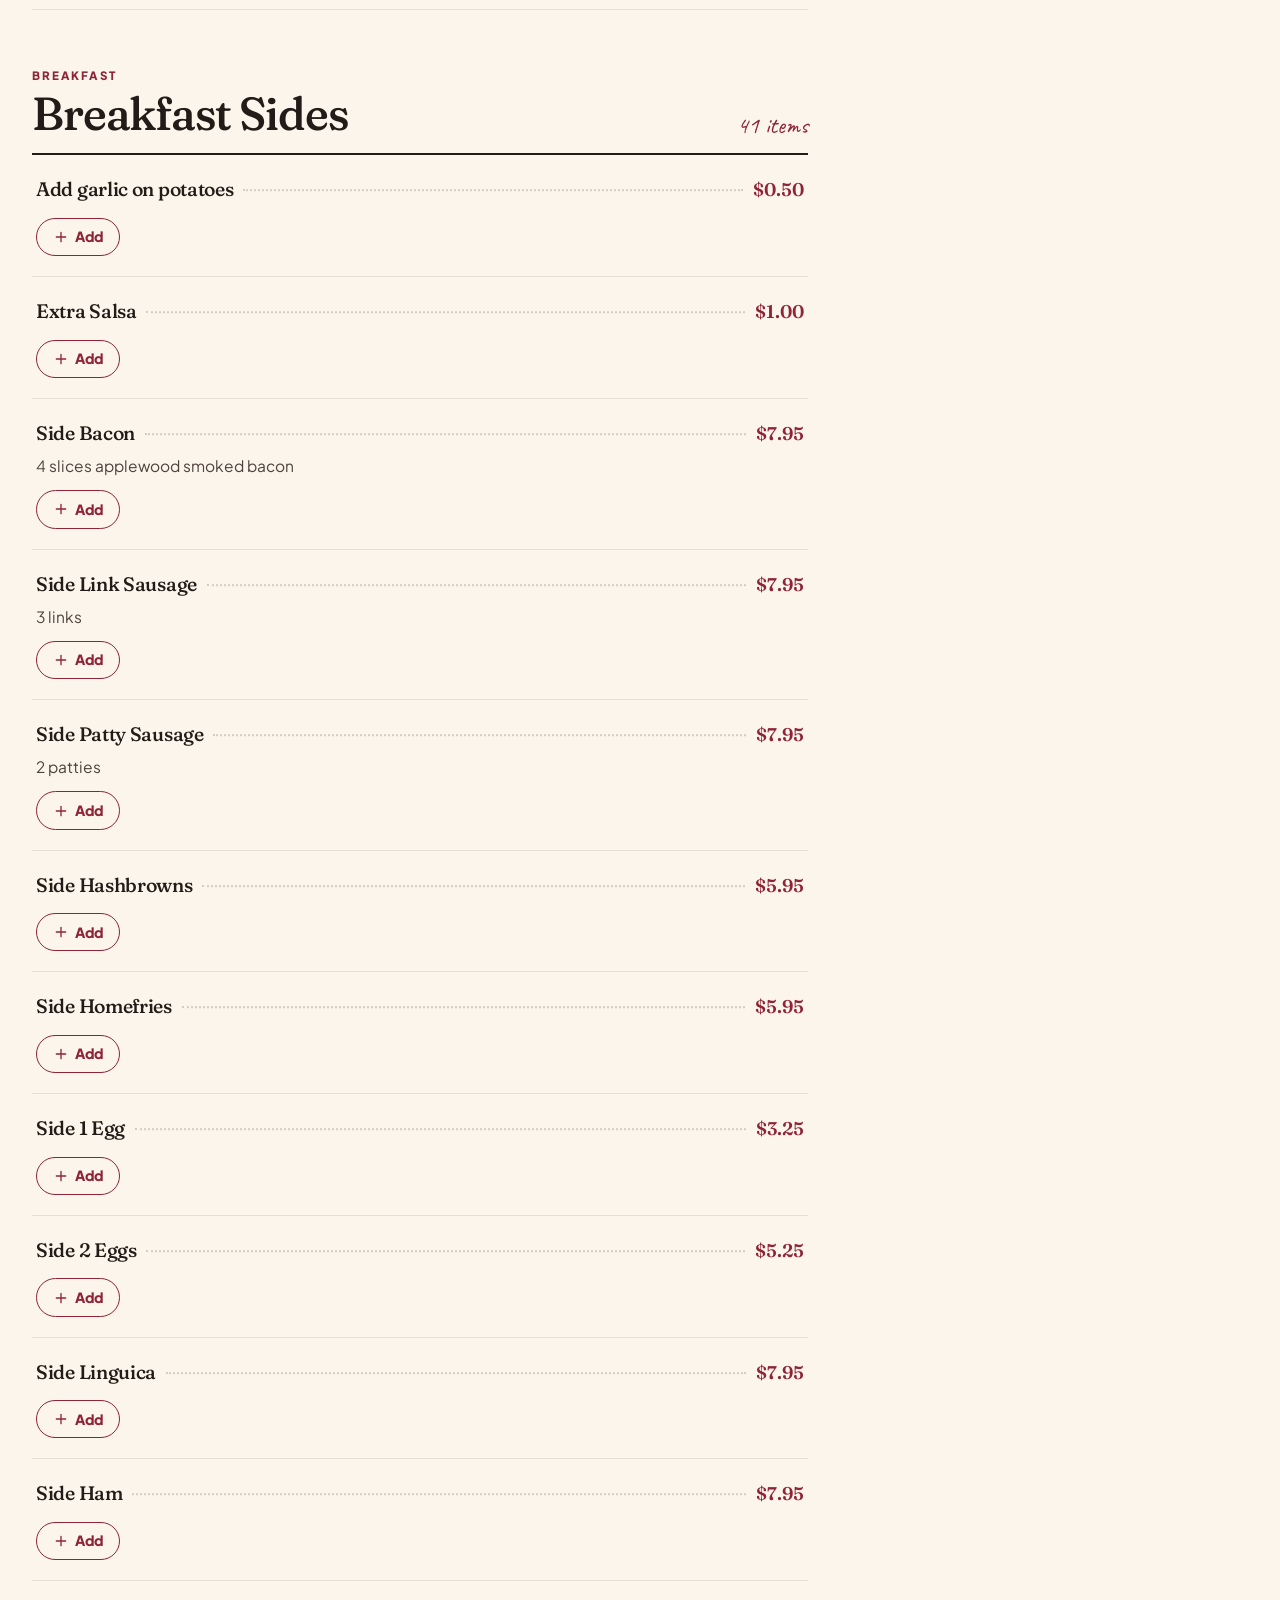
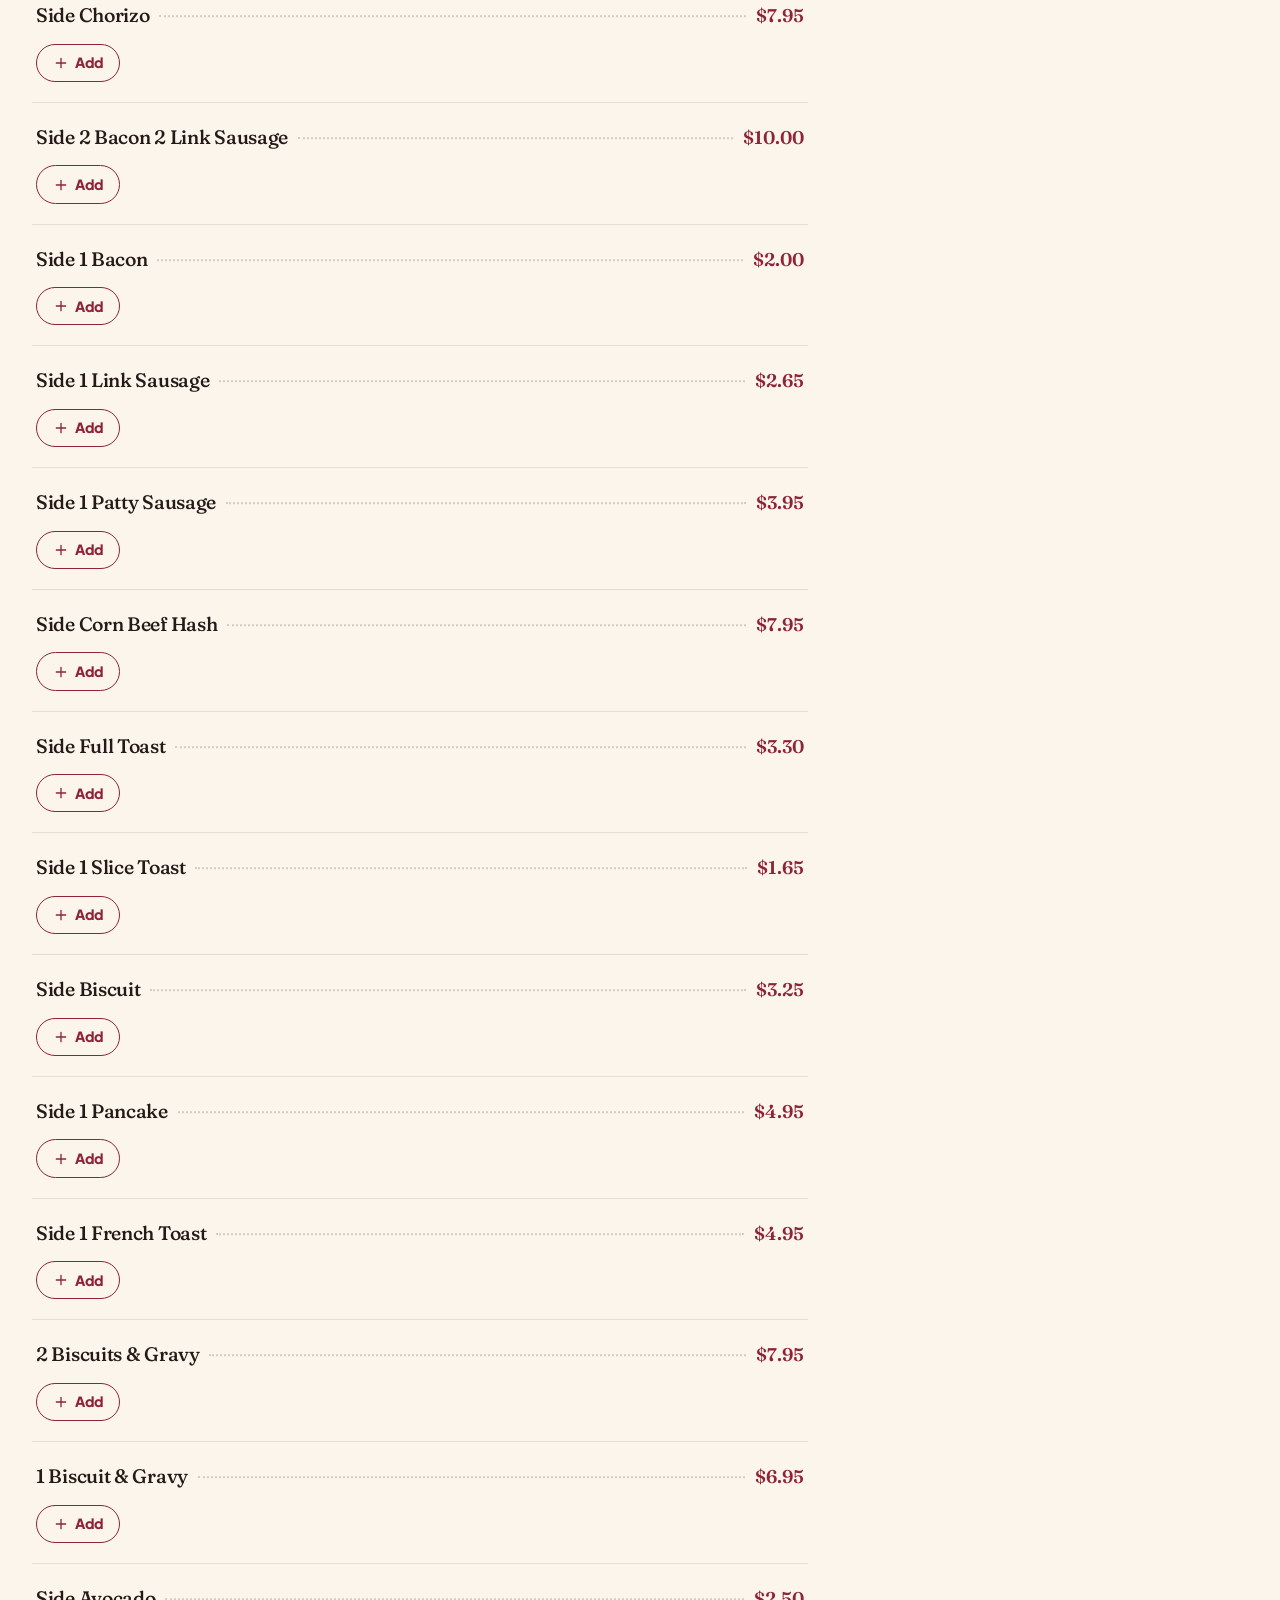
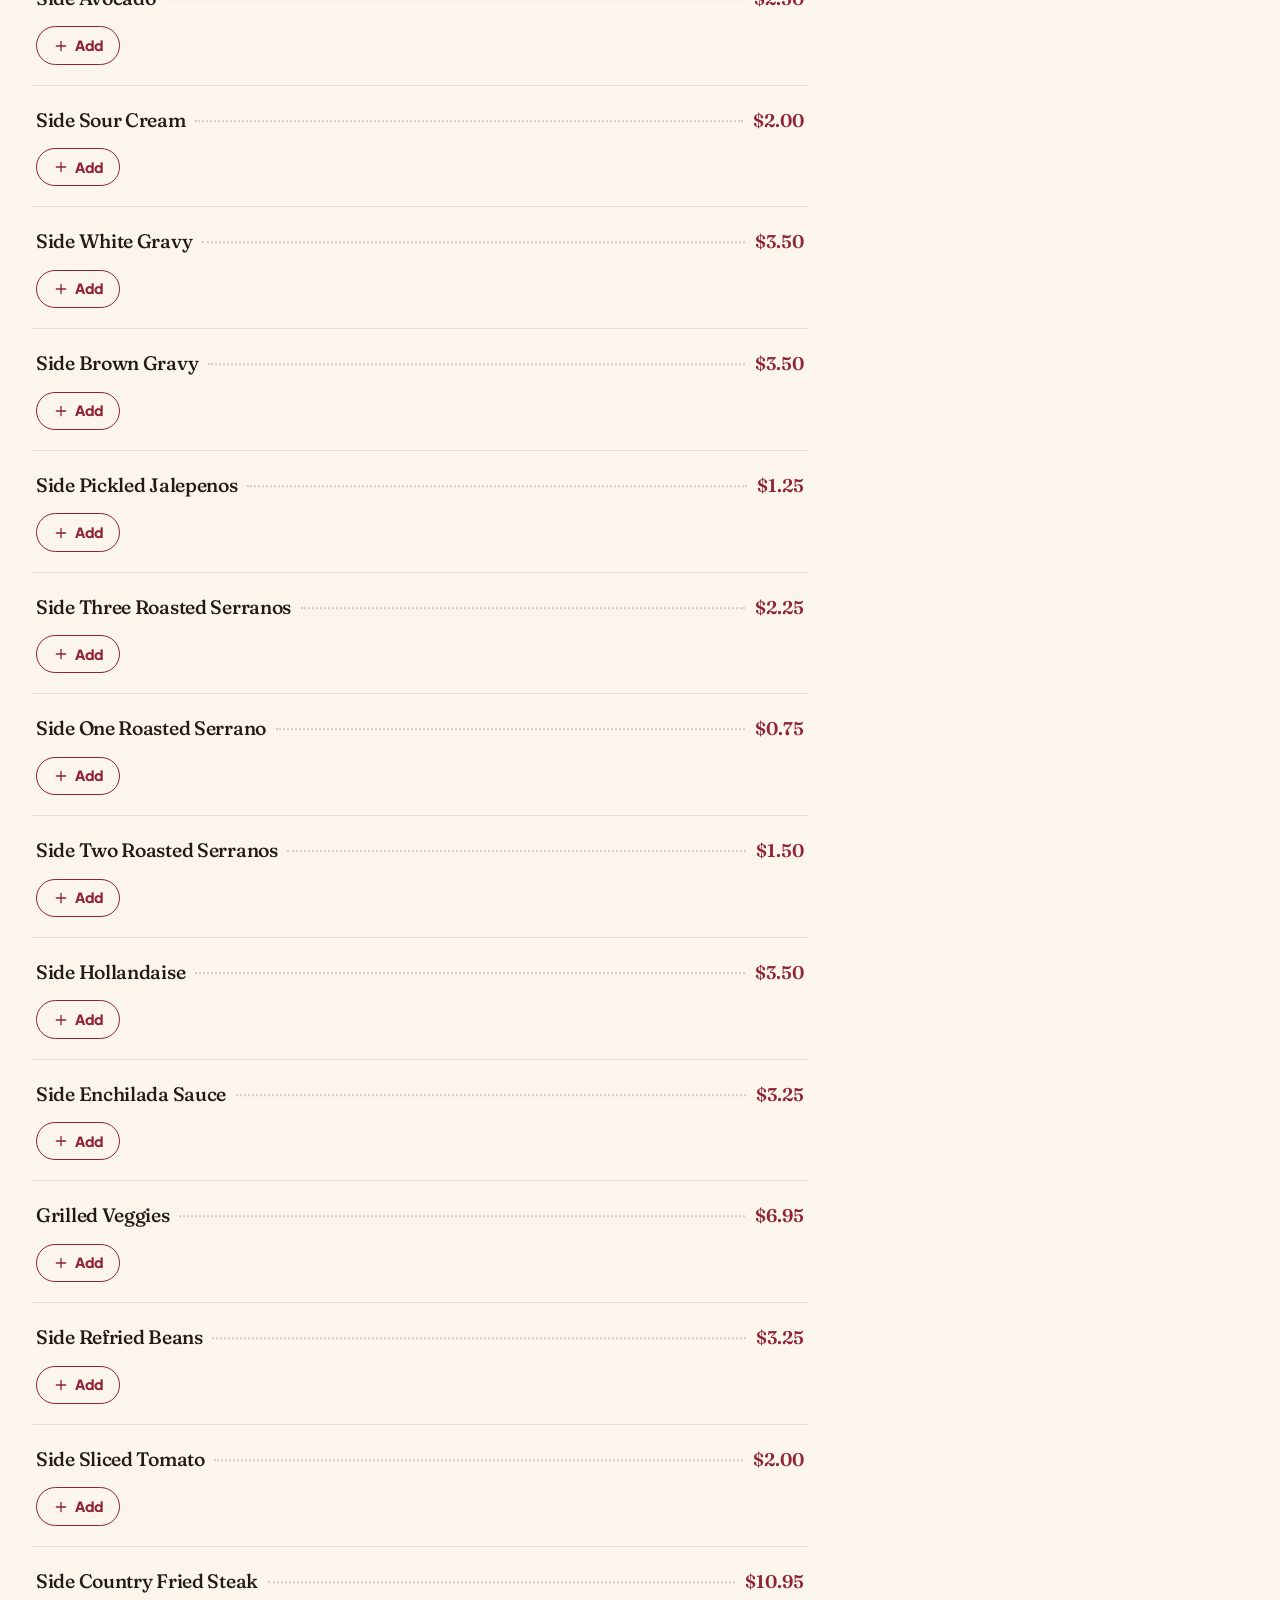
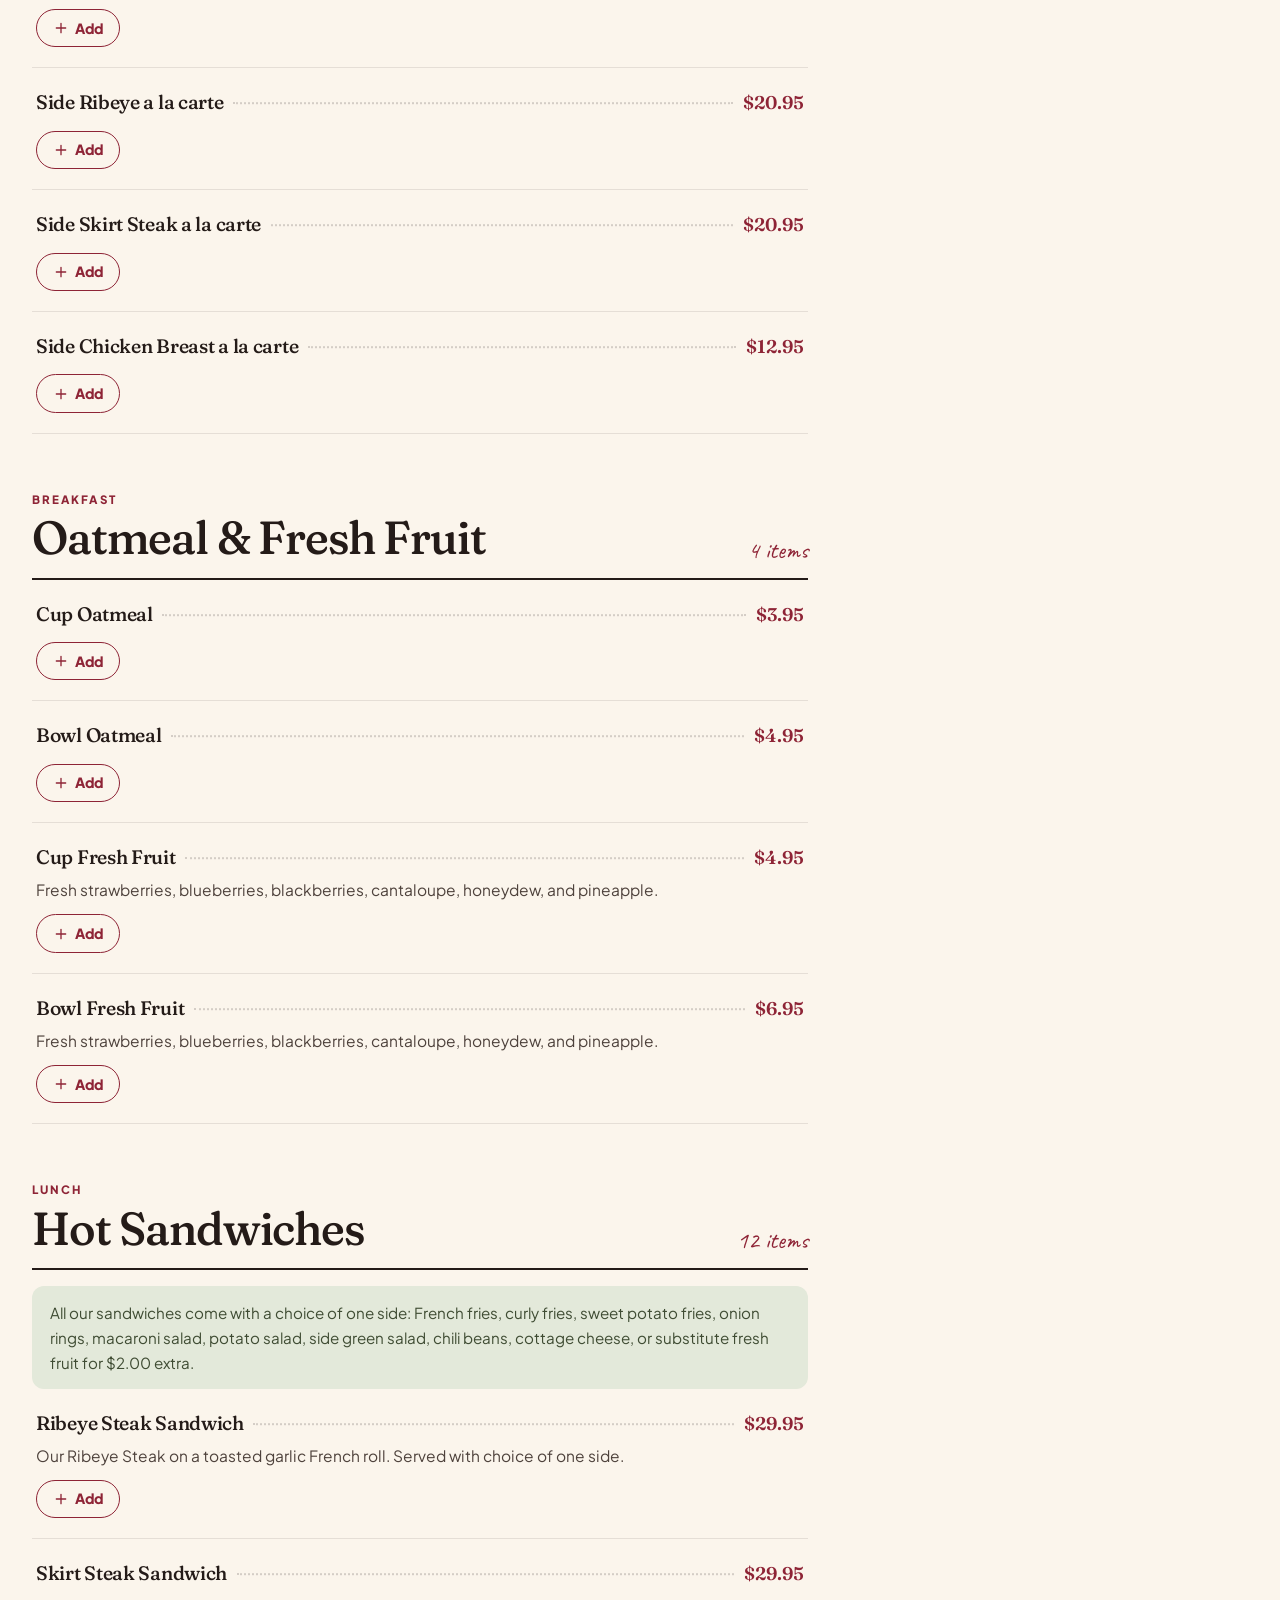
<file: order.html>
<!doctype html>
<html lang="en-US">
<head>
<meta charset="utf-8">
<meta name="viewport" content="width=device-width, initial-scale=1, viewport-fit=cover">
<title>Order Online — Pickup &amp; Delivery | Country Rose Cafe, Hollister CA</title>
<meta name="description" content="Order breakfast and lunch from Country Rose Cafe in Hollister, CA for pickup or delivery, or call (831) 635-0252 to order by phone.">
<meta name="keywords" content="Country Rose Cafe, Country Rose Cafe Hollister, breakfast Hollister CA, lunch Hollister CA, breakfast restaurant Hollister, restaurants in Hollister CA">
<meta name="robots" content="noindex, nofollow">
<link rel="canonical" href="https://www.example.com/order.html">
<meta name="theme-color" content="#fbf5ec">
<meta name="geo.region" content="US-CA"><meta name="geo.placename" content="Hollister">
<meta property="og:type" content="website"><meta property="og:site_name" content="Country Rose Cafe"><meta property="og:locale" content="en_US">
<meta property="og:title" content="Order Online — Pickup &amp; Delivery | Country Rose Cafe, Hollister CA"><meta property="og:description" content="Order breakfast and lunch from Country Rose Cafe in Hollister, CA for pickup or delivery, or call (831) 635-0252 to order by phone.">
<meta property="og:url" content="https://www.example.com/order.html"><meta property="og:image" content="https://d1w7312wesee68.cloudfront.net/restaurantImages/293e1b9b-fd53-4a47-a7d4-27c6b87f9032/20220129.jpg">
<meta name="twitter:card" content="summary_large_image"><meta name="twitter:title" content="Order Online — Pickup &amp; Delivery | Country Rose Cafe, Hollister CA"><meta name="twitter:description" content="Order breakfast and lunch from Country Rose Cafe in Hollister, CA for pickup or delivery, or call (831) 635-0252 to order by phone."><meta name="twitter:image" content="https://d1w7312wesee68.cloudfront.net/restaurantImages/293e1b9b-fd53-4a47-a7d4-27c6b87f9032/20220129.jpg">
<link rel="icon" href="assets/images/favicon.svg" type="image/svg+xml">
<link rel="preconnect" href="https://fonts.googleapis.com"><link rel="preconnect" href="https://fonts.gstatic.com" crossorigin>
<link rel="stylesheet" href="https://fonts.googleapis.com/css2?family=Caveat:wght@600&amp;family=Fraunces:ital,opsz,wght,SOFT,WONK@0,9..144,300..700,0..100,0..1;1,9..144,300..700,0..100,0..1&amp;family=Plus+Jakarta+Sans:wght@400..800&amp;display=swap">
<link rel="stylesheet" href="assets/css/styles.css">
<script>document.documentElement.classList.add("js")</script>
<script type="application/ld+json">
{"@context":"https://schema.org","@type":"Restaurant","name":"Country Rose Cafe","description":"Breakfast and lunch in a cozy, easygoing atmosphere, with a unique gift counter.","telephone":"+18316350252","url":"https://www.example.com/","image":["https://d1w7312wesee68.cloudfront.net/restaurantImages/293e1b9b-fd53-4a47-a7d4-27c6b87f9032/20220129.jpg","https://d1w7312wesee68.cloudfront.net/restaurantImages/293e1b9b-fd53-4a47-a7d4-27c6b87f9032/20231112.jpg"],"address":{"@type":"PostalAddress","streetAddress":"756 San Benito Street","addressLocality":"Hollister","addressRegion":"CA","postalCode":"95023","addressCountry":"US"},"servesCuisine":["American","Breakfast","Lunch"],"hasMenu":"https://www.example.com/menu.html","foundingDate":"2002","acceptsReservations":false,"sameAs":["https://www.facebook.com/profile.php?id=100068233964007"]}
</script>
</head>
<body data-page="order">
<a class="skip-link" href="#main">Skip to main content</a>
<div class="demo-banner demo-only"><b>Website concept</b> prepared for Country Rose Cafe · Not yet the official website · Order &amp; contact forms run in demo mode</div>
<div class="nav-shell">
  <nav class="nav" aria-label="Main">
    <a class="brand" href="index.html" aria-label="Country Rose Cafe — home"><img class="brand-mark-img" src="assets/images/logo.png" alt="Country Rose Cafe logo"><span><span class="brand-name">Country Rose<span class="cafe-word"> Cafe</span></span><span class="brand-sub">Hollister · Est. 2002</span></span></a>
    <div class="nav-links"><a href="index.html">Home</a><a href="menu.html">Menu</a><a href="index.html#story">Our Story</a><a href="index.html#gallery">Gallery</a><a href="contact.html">Contact</a></div>
    <div class="nav-actions">
      <a class="nav-phone" href="tel:+18316350252"><svg class="icon" viewBox="0 0 24 24" fill="none" stroke="currentColor" stroke-width="2" stroke-linecap="round" stroke-linejoin="round" aria-hidden="true" focusable="false"><path d="M22 16.9v3a2 2 0 0 1-2.2 2 19.8 19.8 0 0 1-8.6-3.1 19.5 19.5 0 0 1-6-6A19.8 19.8 0 0 1 2.1 4.2 2 2 0 0 1 4.1 2h3a2 2 0 0 1 2 1.7c.1.9.4 1.8.7 2.7a2 2 0 0 1-.5 2.1L8 9.8a16 16 0 0 0 6 6l1.3-1.3a2 2 0 0 1 2.1-.4c.9.3 1.8.6 2.7.7a2 2 0 0 1 1.7 2z"/></svg>(831) 635-0252</a>
      <div class="lang" role="group" aria-label="Language / Idioma" data-no-i18n><button type="button" data-set-lang="en" aria-pressed="true"><span aria-hidden="true">EN</span><span class="sr-only">English</span></button><button type="button" data-set-lang="es" aria-pressed="false"><span aria-hidden="true">ES</span><span class="sr-only">Español</span></button></div>
      <a class="icon-btn" href="order.html#cart" data-cart-link aria-label="View order"><svg class="icon" viewBox="0 0 24 24" fill="none" stroke="currentColor" stroke-width="2" stroke-linecap="round" stroke-linejoin="round" aria-hidden="true" focusable="false"><path d="M6 2 3 6v14a2 2 0 0 0 2 2h14a2 2 0 0 0 2-2V6l-3-4z"/><path d="M3 6h18M16 10a4 4 0 0 1-8 0"/></svg><span class="badge" data-cart-count hidden>0</span></a>
      <a class="btn btn-rose nav-order" href="order.html">Order Online</a>
      <button type="button" class="icon-btn menu-toggle" aria-expanded="false" aria-controls="sheet" aria-label="Open menu"><svg class="icon" viewBox="0 0 24 24" fill="none" stroke="currentColor" stroke-width="2" stroke-linecap="round" stroke-linejoin="round" aria-hidden="true" focusable="false"><path d="M4 7h16M4 12h10M4 17h16"/></svg></button>
    </div>
  </nav>
</div>
<div id="sheet" class="sheet" hidden role="dialog" aria-modal="true" aria-label="Site menu">
  <div class="sheet-top"><span class="brand"><img class="brand-mark-img" src="assets/images/logo.png" alt="Country Rose Cafe logo"><span class="brand-name" style="color:var(--paper)">Country Rose</span></span><button type="button" class="icon-btn sheet-close" aria-label="Close menu"><svg class="icon" viewBox="0 0 24 24" fill="none" stroke="currentColor" stroke-width="2" stroke-linecap="round" stroke-linejoin="round" aria-hidden="true" focusable="false"><path d="M18 6 6 18M6 6l12 12"/></svg></button></div>
  <div><nav aria-label="Mobile"><ol><li><a href="index.html">Home</a></li><li><a href="menu.html">Menu</a></li><li><a href="index.html#story">Our Story</a></li><li><a href="index.html#gallery">Gallery</a></li><li><a href="order.html" aria-current="page">Order Online</a></li><li><a href="contact.html">Contact</a></li></ol></nav>
    <div class="sheet-foot"><div class="lang lang-lg" role="group" aria-label="Language / Idioma" data-no-i18n><button type="button" data-set-lang="en" aria-pressed="true">English</button><button type="button" data-set-lang="es" aria-pressed="false">Español</button></div><a class="btn btn-butter" href="tel:+18316350252"><svg class="icon" viewBox="0 0 24 24" fill="none" stroke="currentColor" stroke-width="2" stroke-linecap="round" stroke-linejoin="round" aria-hidden="true" focusable="false"><path d="M22 16.9v3a2 2 0 0 1-2.2 2 19.8 19.8 0 0 1-8.6-3.1 19.5 19.5 0 0 1-6-6A19.8 19.8 0 0 1 2.1 4.2 2 2 0 0 1 4.1 2h3a2 2 0 0 1 2 1.7c.1.9.4 1.8.7 2.7a2 2 0 0 1-.5 2.1L8 9.8a16 16 0 0 0 6 6l1.3-1.3a2 2 0 0 1 2.1-.4c.9.3 1.8.6 2.7.7a2 2 0 0 1 1.7 2z"/></svg> Call (831) 635-0252</a><a class="btn btn-ghost-light" href="https://www.google.com/maps/dir/?api=1&amp;destination=Country+Rose+Cafe%2C+756+San+Benito+Street%2C+Hollister%2C+CA+95023" target="_blank" rel="noopener noreferrer"><svg class="icon" viewBox="0 0 24 24" fill="none" stroke="currentColor" stroke-width="2" stroke-linecap="round" stroke-linejoin="round" aria-hidden="true" focusable="false"><path d="m3 11 19-9-9 19-2-8-8-2z"/></svg> Get Directions<span class="sr-only"> (opens in a new tab)</span></a><p>756 San Benito Street · Hollister, CA</p></div>
  </div>
</div>
<main id="main" tabindex="-1">
<section class="page-hero"><span class="hero-blob a" aria-hidden="true"></span><span class="hero-blob b" aria-hidden="true"></span>
  <div class="wrap"><div class="page-hero-grid">
    <div class="reveal"><span class="kicker">Pickup &amp; delivery</span><h1>Order <span class="italic rose">Online</span></h1><p class="lede">Build your order from the full menu, then tell us how you&#39;d like it. Prefer a real person? Call and we&#39;ll take it over the phone.</p></div>
    <div class="btn-row reveal" style="--d:.1s"><a class="btn btn-line" href="tel:+18316350252"><svg class="icon" viewBox="0 0 24 24" fill="none" stroke="currentColor" stroke-width="2" stroke-linecap="round" stroke-linejoin="round" aria-hidden="true" focusable="false"><path d="M22 16.9v3a2 2 0 0 1-2.2 2 19.8 19.8 0 0 1-8.6-3.1 19.5 19.5 0 0 1-6-6A19.8 19.8 0 0 1 2.1 4.2 2 2 0 0 1 4.1 2h3a2 2 0 0 1 2 1.7c.1.9.4 1.8.7 2.7a2 2 0 0 1-.5 2.1L8 9.8a16 16 0 0 0 6 6l1.3-1.3a2 2 0 0 1 2.1-.4c.9.3 1.8.6 2.7.7a2 2 0 0 1 1.7 2z"/></svg> Call to Order</a></div>
  </div><p class="notice demo-only reveal" style="margin-top:1.75rem;--d:.15s"><b>Demo ordering:</b> the cart and checkout fully work, but submissions aren&#39;t connected to the restaurant yet (set <code>orderFormEndpoint</code> in <code>assets/js/config.js</code>). No payment is collected. To order today, call (831) 635-0252.</p></div>
</section>
<div class="wrap order-page" style="padding-bottom:3rem">
  <div id="order-app" style="scroll-margin-top:7rem">
    <ol id="order-steps" class="steps scroller" aria-label="Order progress"></ol>
    <div id="step-menu" class="order-layout">
      <div><div id="menu-browser" data-orderable="true" data-columns="1"><p class="muted">Loading menu…</p></div></div>
      <aside id="cart" class="sticky-aside" aria-label="Your order"><div class="cart" data-cart-panel="interactive"></div></aside>
      <a id="cart-fab" class="cart-fab" href="#cart" hidden></a>
    </div>
    <div id="step-details" class="order-layout" hidden>
      <form id="details-form" class="panel form" novalidate>
        <div><h2 tabindex="-1" class="display-md" style="outline:none">Your details</h2><p class="muted" style="margin-top:.5rem">So the kitchen knows who it&#39;s for and how to reach you.</p></div>
        <fieldset><legend>How would you like it?</legend>
          <div class="choice-grid">
            <label class="choice"><input type="radio" name="fulfillment" value="pickup" checked><span>Pickup<small>756 San Benito Street, Hollister</small></span></label>
            <label class="choice" id="choice-delivery"><input type="radio" name="fulfillment" value="delivery"><span>Delivery<small>Fees &amp; area confirmed by the restaurant</small></span></label>
          </div></fieldset>
        <div class="row2">
          <div><div class="fl"><input class="field" id="o-name" name="name" placeholder=" " autocomplete="name" maxlength="100" required><label for="o-name">Full name *</label></div><p class="field-error" id="o-name-err" data-error-for="name"></p></div>
          <div><div class="fl"><input class="field" id="o-phone" name="phone" type="tel" inputmode="tel" placeholder=" " autocomplete="tel" maxlength="30" required><label for="o-phone">Phone *</label></div><p class="field-error" id="o-phone-err" data-error-for="phone"></p></div>
        </div>
        <div><div class="fl"><input class="field" id="o-email" name="email" type="email" inputmode="email" placeholder=" " autocomplete="email" maxlength="200"><label for="o-email">Email <span class="opt">(optional)</span></label></div><p class="field-error" id="o-email-err" data-error-for="email"></p></div>
        <div id="address-row" hidden><div class="fl"><input class="field" id="o-address" name="address" placeholder=" " autocomplete="street-address" maxlength="300"><label for="o-address">Delivery address *</label></div><p class="field-error" id="o-address-err" data-error-for="address"></p></div>
        <div class="fl"><textarea class="field" id="o-notes" name="notes" placeholder=" " rows="3" maxlength="500"></textarea><label for="o-notes">Notes — egg style, potatoes, meat choice, allergies, pickup time</label></div>
        <div class="btn-row"><button type="submit" class="btn btn-rose">Review order <svg class="icon arrow" viewBox="0 0 24 24" fill="none" stroke="currentColor" stroke-width="2" stroke-linecap="round" stroke-linejoin="round" aria-hidden="true" focusable="false"><path d="M5 12h14M13 6l6 6-6 6"/></svg></button><button type="button" class="btn btn-line" data-go="menu">Back to menu</button></div>
      </form>
      <aside class="sticky-aside" aria-label="Your order"><div class="cart" data-cart-panel="compact"></div></aside>
    </div>
    <div id="step-review" hidden>
      <div class="panel narrow">
        <h2 tabindex="-1" class="display-md" style="outline:none">Review your order</h2>
        <ul id="review-lines" class="sum-lines"></ul>
        <div class="subtotal" style="margin-top:1rem"><span>Subtotal</span><b id="review-subtotal"></b></div>
        <p class="small muted" style="margin-top:.5rem">Tax, delivery fees and any card surcharge are confirmed by the restaurant. If you use a credit card, this establishment will charge an additional 3.00% to help offset processing costs.</p>
        <dl id="review-info" class="sum-box"></dl>
        <p class="notice" style="margin-top:1.5rem"><b>Payment:</b> no payment is taken on this website — the restaurant confirms your total and collects payment.</p>
        <div class="btn-row" style="margin-top:2rem"><button type="button" id="place-order" class="btn btn-rose">Place order request <svg class="icon arrow" viewBox="0 0 24 24" fill="none" stroke="currentColor" stroke-width="2" stroke-linecap="round" stroke-linejoin="round" aria-hidden="true" focusable="false"><path d="M5 12h14M13 6l6 6-6 6"/></svg></button><button type="button" class="btn btn-line" data-go="details">Edit details</button></div>
      </div>
    </div>
    <div id="step-done" hidden><div class="panel narrow center" role="status" id="done-body"></div></div>
  </div>
  <noscript><p class="notice">Online ordering needs JavaScript. Please call (831) 635-0252 to order.</p></noscript>
</div>
</main>
<footer class="footer">
  <div class="wrap">
    <div class="footer-grid">
      <div class="big-cta">
        <h3>Hungry yet?<br><span class="italic" style="color:var(--butter)">Pull up a chair.</span></h3>
        <div class="btn-row"><a class="btn btn-butter" href="order.html"><svg class="icon" viewBox="0 0 24 24" fill="none" stroke="currentColor" stroke-width="2" stroke-linecap="round" stroke-linejoin="round" aria-hidden="true" focusable="false"><path d="M6 2 3 6v14a2 2 0 0 0 2 2h14a2 2 0 0 0 2-2V6l-3-4z"/><path d="M3 6h18M16 10a4 4 0 0 1-8 0"/></svg> Order Online</a><a class="btn btn-ghost-light" href="tel:+18316350252"><svg class="icon" viewBox="0 0 24 24" fill="none" stroke="currentColor" stroke-width="2" stroke-linecap="round" stroke-linejoin="round" aria-hidden="true" focusable="false"><path d="M22 16.9v3a2 2 0 0 1-2.2 2 19.8 19.8 0 0 1-8.6-3.1 19.5 19.5 0 0 1-6-6A19.8 19.8 0 0 1 2.1 4.2 2 2 0 0 1 4.1 2h3a2 2 0 0 1 2 1.7c.1.9.4 1.8.7 2.7a2 2 0 0 1-.5 2.1L8 9.8a16 16 0 0 0 6 6l1.3-1.3a2 2 0 0 1 2.1-.4c.9.3 1.8.6 2.7.7a2 2 0 0 1 1.7 2z"/></svg> (831) 635-0252</a></div>
      </div>
      <div><h2>Visit</h2><address><a href="https://www.google.com/maps/search/?api=1&amp;query=Country+Rose+Cafe%2C+756+San+Benito+Street%2C+Hollister%2C+CA+95023" target="_blank" rel="noopener noreferrer">756 San Benito Street<br>Hollister, CA 95023<span class="sr-only"> (opens in a new tab)</span></a></address><p style="margin-top:1rem"><a href="https://www.facebook.com/profile.php?id=100068233964007" target="_blank" rel="noopener noreferrer" style="display:inline-flex;gap:.5rem;align-items:center"><svg class="icon" viewBox="0 0 24 24" fill="currentColor" aria-hidden="true" focusable="false"><path d="M24 12.07C24 5.4 18.63 0 12 0S0 5.4 0 12.07C0 18.1 4.39 23.1 10.13 24v-8.44H7.08v-3.49h3.05V9.41c0-3.02 1.79-4.69 4.53-4.69 1.31 0 2.68.24 2.68.24v2.97h-1.51c-1.49 0-1.96.93-1.96 1.89v2.25h3.33l-.53 3.49h-2.8V24C19.61 23.1 24 18.1 24 12.07z"/></svg> Facebook<span class="sr-only"> (opens in a new tab)</span></a></p></div>
      <div><h2>Hours</h2><div data-hours></div></div>
      <div><h2>Explore</h2><ul><li><a href="menu.html">Full Menu</a></li><li><a href="order.html">Order Online</a></li><li><a href="index.html#story">Our Story</a></li><li><a href="index.html#gallery">Gallery</a></li><li><a href="contact.html">Contact</a></li></ul></div>
    </div>
    <div class="footer-bottom"><span>© <span data-year>2026</span> Country Rose Cafe · Hollister, California</span><span class="demo-only">Website concept prepared for Country Rose Cafe · Demo version</span></div>
    <p class="wordmark" aria-hidden="true">Country Rose</p>
  </div>
</footer>
<nav class="dock" aria-label="Quick actions">
  <a href="tel:+18316350252"><svg class="icon" viewBox="0 0 24 24" fill="none" stroke="currentColor" stroke-width="2" stroke-linecap="round" stroke-linejoin="round" aria-hidden="true" focusable="false"><path d="M22 16.9v3a2 2 0 0 1-2.2 2 19.8 19.8 0 0 1-8.6-3.1 19.5 19.5 0 0 1-6-6A19.8 19.8 0 0 1 2.1 4.2 2 2 0 0 1 4.1 2h3a2 2 0 0 1 2 1.7c.1.9.4 1.8.7 2.7a2 2 0 0 1-.5 2.1L8 9.8a16 16 0 0 0 6 6l1.3-1.3a2 2 0 0 1 2.1-.4c.9.3 1.8.6 2.7.7a2 2 0 0 1 1.7 2z"/></svg>Call</a>
  <a href="https://www.google.com/maps/dir/?api=1&amp;destination=Country+Rose+Cafe%2C+756+San+Benito+Street%2C+Hollister%2C+CA+95023" target="_blank" rel="noopener noreferrer"><svg class="icon" viewBox="0 0 24 24" fill="none" stroke="currentColor" stroke-width="2" stroke-linecap="round" stroke-linejoin="round" aria-hidden="true" focusable="false"><path d="m3 11 19-9-9 19-2-8-8-2z"/></svg>Directions</a>
  <a class="go" href="order.html"><svg class="icon" viewBox="0 0 24 24" fill="none" stroke="currentColor" stroke-width="2" stroke-linecap="round" stroke-linejoin="round" aria-hidden="true" focusable="false"><path d="M6 2 3 6v14a2 2 0 0 0 2 2h14a2 2 0 0 0 2-2V6l-3-4z"/><path d="M3 6h18M16 10a4 4 0 0 1-8 0"/></svg>Order now</a>
</nav>
<button type="button" id="rosie-btn" class="rosie-btn" aria-expanded="false" aria-controls="rosie"><span class="pulse" aria-hidden="true"></span><img class="av" src="assets/images/logo.png" alt="" aria-hidden="true"><span class="txt">Ask Rosie</span><span class="sr-only"> — menu helper</span></button>
<section id="rosie" class="rosie" hidden aria-label="Rosie, the menu helper">
  <div class="rosie-head"><img class="av" src="assets/images/logo.png" alt="" aria-hidden="true"><div><b>Rosie</b><small>Menu helper · answers from our menu</small></div><button type="button" class="icon-btn rosie-close" aria-label="Close menu helper"><svg class="icon" viewBox="0 0 24 24" fill="none" stroke="currentColor" stroke-width="2" stroke-linecap="round" stroke-linejoin="round" aria-hidden="true" focusable="false"><path d="M18 6 6 18M6 6l12 12"/></svg></button></div>
  <div class="rosie-log" role="log" aria-live="polite" data-no-i18n></div>
  <div class="rosie-sugg" aria-label="Suggested questions" data-no-i18n></div>
  <form class="rosie-form" autocomplete="off"><label class="sr-only" for="rosie-q">Ask Rosie</label><input id="rosie-q" placeholder="Ask about dishes, prices, kids menu…" maxlength="200"><button type="submit" aria-label="Send"><svg class="icon" viewBox="0 0 24 24" fill="none" stroke="currentColor" stroke-width="2" stroke-linecap="round" stroke-linejoin="round" aria-hidden="true" focusable="false"><path d="m22 2-7 20-4-9-9-4z"/><path d="M22 2 11 13"/></svg></button></form>
  <p class="rosie-foot">Automated helper — for anything else, call (831) 635-0252.</p>
</section>
<div id="lightbox" class="lightbox" hidden role="dialog" aria-modal="true" aria-label="Photo viewer"><button type="button" class="icon-btn" aria-label="Close photo"><svg class="icon" viewBox="0 0 24 24" fill="none" stroke="currentColor" stroke-width="2" stroke-linecap="round" stroke-linejoin="round" aria-hidden="true" focusable="false"><path d="M18 6 6 18M6 6l12 12"/></svg></button><div><img alt=""><p></p></div></div>
<div id="toast" class="toast-wrap" aria-live="polite"></div>
<script src="assets/js/config.js"></script>
<script src="assets/js/menu-data.js"></script>
<script src="assets/js/menu-es.js"></script>
<script src="assets/js/i18n.js"></script>
<script src="assets/js/app.js"></script>
</body>
</html>
</file>
<file: assets/css/styles.css>
/* =====================================================================
   COUNTRY ROSE CAFE — 2026 design system
   Warm editorial: cream paper + rose wine + espresso, big serif type,
   bento grids, soft motion, grain. Edit tokens here to re-brand.
   ===================================================================== */
:root {
  --paper: #fbf5ec;
  --paper-2: #f5ebdc;
  --paper-3: #ecdcc4;
  --white: #fffdf9;
  --rose: #8e2436;
  --rose-deep: #6d1a29;
  --rose-bright: #c2414f;
  --blush: #f4d9d6;
  --blush-2: #fbecea;
  --butter: #f2c14e;
  --butter-soft: #fbe7b2;
  --sage: #6e7f5c;
  --sage-soft: #e3e9da;
  --espresso: #1f1714;
  --espresso-2: #2c221e;
  --ink: #241b18;
  --ink-2: #4e423c;
  --ink-3: #7a6c64;
  --line: rgb(36 27 24 / 0.1);
  --line-2: rgb(36 27 24 / 0.18);

  --display: "Fraunces", "Fraunces Variable", "Iowan Old Style", Georgia, serif;
  --sans: "Plus Jakarta Sans", "Plus Jakarta Sans Variable", system-ui, -apple-system, "Segoe UI", Roboto, sans-serif;
  --script: "Caveat", "Segoe Print", cursive;

  --r-sm: 0.75rem;
  --r: 1.25rem;
  --r-lg: 2rem;
  --r-xl: 2.75rem;
  --shadow-sm: 0 1px 2px rgb(36 27 24 / 0.06), 0 2px 8px -4px rgb(36 27 24 / 0.12);
  --shadow: 0 1px 2px rgb(36 27 24 / 0.05), 0 14px 34px -18px rgb(36 27 24 / 0.35);
  --shadow-lg: 0 40px 80px -40px rgb(36 27 24 / 0.55);
  --ease: cubic-bezier(0.22, 1, 0.36, 1);
  --nav-h: 4.5rem;
  --grain: url("data:image/svg+xml,%3Csvg xmlns='http://www.w3.org/2000/svg' width='160' height='160'%3E%3Cfilter id='n'%3E%3CfeTurbulence type='fractalNoise' baseFrequency='.85' numOctaves='3' stitchTiles='stitch'/%3E%3CfeColorMatrix values='0 0 0 0 0 0 0 0 0 0 0 0 0 0 0 0 0 0 .55 0'/%3E%3C/filter%3E%3Crect width='100%25' height='100%25' filter='url(%23n)'/%3E%3C/svg%3E");
}

@view-transition { navigation: auto; }

*, *::before, *::after { box-sizing: border-box; }
html { scroll-behavior: smooth; scroll-padding-top: 6rem; -webkit-text-size-adjust: 100%; }
body {
  margin: 0; background: var(--paper); color: var(--ink);
  font-family: var(--sans); font-size: 1.0625rem; line-height: 1.65;
  -webkit-font-smoothing: antialiased; text-rendering: optimizeLegibility;
  overflow-x: hidden;
}
body::after { /* film grain */
  content: ""; position: fixed; inset: 0; z-index: 90; pointer-events: none;
  background-image: var(--grain); opacity: 0.07; mix-blend-mode: multiply;
}
img { max-width: 100%; display: block; }
a { color: inherit; }
h1, h2, h3, h4 { font-family: var(--display); font-weight: 500; line-height: 1.02; letter-spacing: -0.025em; margin: 0; font-variation-settings: "SOFT" 60, "WONK" 0; }
p { margin: 0; }
ul, ol { margin: 0; padding: 0; list-style: none; }
button, input, textarea, select { font: inherit; color: inherit; }
button { cursor: pointer; }
:focus-visible { outline: 3px solid var(--butter); outline-offset: 3px; border-radius: 8px; }
::selection { background: var(--butter-soft); }
.sr-only { position: absolute; width: 1px; height: 1px; padding: 0; margin: -1px; overflow: hidden; clip: rect(0 0 0 0); white-space: nowrap; border: 0; }
.skip-link { position: fixed; left: -9999px; top: 1rem; z-index: 200; background: var(--espresso); color: var(--paper); padding: .6rem 1.1rem; border-radius: 999px; font-weight: 700; }
.skip-link:focus { left: 1rem; }

/* ---------- layout helpers ---------- */
.wrap { width: 100%; max-width: 82rem; margin-inline: auto; padding-inline: 1.15rem; }
@media (min-width: 640px) { .wrap { padding-inline: 2rem; } }
.section { padding-block: clamp(4.5rem, 10vw, 8.5rem); }
.center { text-align: center; }
.stack > * + * { margin-top: 1rem; }

.kicker { display: inline-flex; align-items: center; gap: .6rem; font-size: .78rem; font-weight: 800; letter-spacing: .2em; text-transform: uppercase; color: var(--rose); }
.kicker::before { content: ""; width: 1.6rem; height: 2px; background: currentColor; border-radius: 2px; }
.kicker.light { color: var(--butter); }
.script { font-family: var(--script); font-weight: 600; letter-spacing: 0; }
.display-xl { font-size: clamp(3.3rem, 11vw, 9.5rem); }
.display-lg { font-size: clamp(2.6rem, 6.4vw, 5.2rem); }
.display-md { font-size: clamp(2.1rem, 4.4vw, 3.6rem); }
.display-sm { font-size: clamp(1.6rem, 2.6vw, 2.1rem); }
.italic { font-style: italic; font-variation-settings: "SOFT" 100, "WONK" 1; }
.rose { color: var(--rose); }
.lede { font-size: clamp(1.1rem, 1.6vw, 1.3rem); color: var(--ink-2); max-width: 40rem; }
.muted { color: var(--ink-3); }
.small { font-size: .9rem; }
.link { font-weight: 700; color: var(--rose); text-decoration: underline; text-decoration-thickness: 2px; text-underline-offset: 5px; text-decoration-color: rgb(142 36 54 / .35); transition: text-decoration-color .2s; }
.link:hover { text-decoration-color: currentColor; }
.icon { width: 1.15em; height: 1.15em; flex-shrink: 0; }

/* ---------- buttons ---------- */
.btn {
  --b: var(--ink); position: relative; isolation: isolate; overflow: hidden;
  display: inline-flex; align-items: center; justify-content: center; gap: .55rem;
  min-height: 3.1rem; padding: .8rem 1.5rem; border-radius: 999px; border: 1.5px solid transparent;
  font-weight: 700; font-size: 1rem; line-height: 1.1; letter-spacing: -.005em; white-space: nowrap; text-decoration: none; background: none;
  transition: transform .35s var(--ease), background-color .25s, color .25s, border-color .25s, box-shadow .35s var(--ease);
}
.btn:hover { transform: translateY(-2px); }
.btn:active { transform: translateY(0) scale(.98); }
.btn:disabled { opacity: .6; cursor: not-allowed; transform: none; }
.btn .icon { width: 1.15em; height: 1.15em; }
.btn .arrow { transition: transform .35s var(--ease); }
.btn:hover .arrow { transform: translateX(4px); }
.btn-rose { background: var(--rose); color: #fff; box-shadow: 0 10px 24px -12px rgb(142 36 54 / .8); }
.btn-rose:hover { background: var(--rose-deep); box-shadow: 0 16px 30px -14px rgb(142 36 54 / .9); }
.btn-dark { background: var(--espresso); color: var(--paper); }
.btn-dark:hover { background: #000; }
.btn-line { border-color: var(--line-2); color: var(--ink); background: rgb(255 253 249 / .6); backdrop-filter: blur(6px); }
.btn-line:hover { border-color: var(--ink); background: var(--white); }
.btn-butter { background: var(--butter); color: var(--espresso); }
.btn-butter:hover { background: #f6cf6b; }
.btn-ghost-light { border-color: rgb(251 245 236 / .45); color: var(--paper); }
.btn-ghost-light:hover { background: rgb(251 245 236 / .12); border-color: var(--paper); }
.btn-fb { background: #1877f2; color: #fff; }
.btn-fb:hover { background: #1464cf; }
.btn-block { width: 100%; }
.btn-sm { min-height: 2.5rem; padding: .5rem 1rem; font-size: .9rem; }
.btn-row { display: flex; flex-wrap: wrap; gap: .75rem; }

/* ---------- demo banner ---------- */
.demo-banner { position: relative; z-index: 60; background: var(--espresso); color: var(--paper-2); text-align: center; font-size: .78rem; padding: .5rem 1rem; line-height: 1.4; }
.demo-banner b { color: var(--butter); }

/* ---------- floating nav ---------- */
.nav-shell { position: sticky; top: 0; z-index: 50; padding: .7rem .75rem 0; pointer-events: none; }
.nav {
  pointer-events: auto; max-width: 82rem; margin-inline: auto; height: var(--nav-h);
  display: flex; align-items: center; justify-content: space-between; gap: .75rem;
  padding: 0 .6rem 0 1rem; border-radius: 999px;
  background: rgb(251 245 236 / .78); backdrop-filter: saturate(1.4) blur(18px); -webkit-backdrop-filter: saturate(1.4) blur(18px);
  border: 1px solid rgb(255 255 255 / .6); box-shadow: 0 0 0 1px var(--line), 0 12px 34px -20px rgb(36 27 24 / .45);
  transition: box-shadow .3s, background-color .3s;
}
.nav-shell.scrolled .nav { background: rgb(251 245 236 / .92); box-shadow: 0 0 0 1px var(--line), 0 18px 40px -22px rgb(36 27 24 / .6); }
.brand { display: flex; align-items: center; gap: .65rem; text-decoration: none; min-width: 0; }
.brand-mark { width: 2.6rem; height: 2.6rem; flex-shrink: 0; transition: transform .6s var(--ease); }
.brand-mark-img { height: 2.9rem; width: auto; flex-shrink: 0; object-fit: contain; transition: transform .6s var(--ease); }
.brand:hover .brand-mark { transform: rotate(-12deg) scale(1.05); }
.brand:hover .brand-mark-img { transform: scale(1.06); }
.brand-name { display: block; font-family: var(--display); font-size: 1.2rem; font-weight: 600; line-height: 1; letter-spacing: -.02em; white-space: nowrap; }
.brand-sub { display: block; margin-top: .22rem; font-size: .62rem; font-weight: 800; letter-spacing: .22em; text-transform: uppercase; color: var(--rose); white-space: nowrap; }
.nav-links { display: none; gap: .15rem; }
.nav-links a { position: relative; padding: .55rem .95rem; border-radius: 999px; font-weight: 600; font-size: .95rem; color: var(--ink-2); text-decoration: none; transition: color .2s, background-color .2s; }
.nav-links a:hover { color: var(--ink); background: rgb(36 27 24 / .05); }
.nav-links a[aria-current="page"] { color: var(--ink); background: var(--white); box-shadow: var(--shadow-sm); }
.nav-actions { display: flex; align-items: center; gap: .35rem; }
.nav-phone { display: none; align-items: center; gap: .45rem; padding: .55rem .85rem; border-radius: 999px; font-weight: 700; font-size: .95rem; text-decoration: none; }
.nav-phone:hover { background: rgb(36 27 24 / .05); }
.nav-phone .icon { color: var(--rose); }
.icon-btn { position: relative; display: inline-flex; align-items: center; justify-content: center; width: 2.9rem; height: 2.9rem; border: 0; border-radius: 999px; background: none; text-decoration: none; transition: background-color .2s; }
.icon-btn:hover { background: rgb(36 27 24 / .06); }
.icon-btn svg { width: 1.35rem; height: 1.35rem; }
.badge { position: absolute; top: .15rem; right: .1rem; min-width: 1.25rem; height: 1.25rem; padding: 0 .3rem; border-radius: 999px; background: var(--rose); color: #fff; font-size: .72rem; font-weight: 800; display: grid; place-items: center; box-shadow: 0 0 0 2px var(--paper); }
.badge[hidden] { display: none; }
.badge.pop { animation: pop .45s var(--ease); }
@keyframes pop { 40% { transform: scale(1.45); } }
.nav-order { display: none; min-height: 2.9rem; }
@media (min-width: 640px) { .nav-order { display: inline-flex; } .nav-shell { padding-inline: 1rem; } }
@media (min-width: 900px) { .nav-phone { display: inline-flex; } }
@media (min-width: 1080px) { .nav-links { display: flex; } .menu-toggle { display: none; } }

/* language switch */
.lang { display: inline-flex; align-items: center; gap: 2px; padding: 3px; border-radius: 999px; background: rgb(36 27 24 / .07); flex-shrink: 0; }
.lang button { min-width: 2.35rem; min-height: 2.15rem; padding: .3rem .55rem; border: 0; border-radius: 999px; background: none; font-size: .78rem; font-weight: 800; letter-spacing: .06em; color: var(--ink-3); transition: background-color .2s, color .2s; }
.lang button:hover { color: var(--ink); }
.lang button[aria-pressed="true"] { background: var(--espresso); color: var(--paper); box-shadow: var(--shadow-sm); }
.lang-lg { width: 100%; background: rgb(255 255 255 / .08); padding: 4px; }
.lang-lg button { flex: 1; min-height: 2.8rem; font-size: .95rem; letter-spacing: 0; color: rgb(251 245 236 / .75); }
.lang-lg button:hover { color: var(--paper); }
.lang-lg button[aria-pressed="true"] { background: var(--butter); color: var(--espresso); }
@media (max-width: 479px) {
  .nav { padding: 0 .35rem 0 .7rem; gap: .4rem; }
  .brand { gap: .5rem; }
  .brand-mark { width: 2.25rem; height: 2.25rem; }
  .brand-mark-img { height: 2.4rem; }
  .brand-name { font-size: 1.08rem; }
  .brand-sub { font-size: .56rem; letter-spacing: .16em; }
  .nav-actions { gap: .15rem; }
  .nav-actions .icon-btn { width: 2.6rem; height: 2.6rem; }
  .lang button { min-width: 2.05rem; padding: .3rem .4rem; font-size: .72rem; }
}
@media (max-width: 399px) { .cafe-word { display: none; } }
@media (max-width: 419px) { .brand-sub { display: none; } }
.dock a { white-space: nowrap; }
@media (max-width: 419px) { .dock a { font-size: .8rem; gap: .3rem; } .dock a .icon { width: 1rem; height: 1rem; } }

/* mobile sheet (lives outside the blurred nav so fixed positioning works) */
.sheet { position: fixed; inset: 0; z-index: 70; display: grid; grid-template-rows: auto 1fr; background: var(--espresso); color: var(--paper); padding: 1rem 1.25rem 2rem; overflow-y: auto; }
.sheet[hidden] { display: none; }
.sheet-top { display: flex; justify-content: space-between; align-items: center; }
.sheet .icon-btn { color: var(--paper); }
.sheet .icon-btn:hover { background: rgb(255 255 255 / .08); }
.sheet nav ol { margin-top: 1.5rem; counter-reset: s; }
.sheet nav li { border-bottom: 1px solid rgb(251 245 236 / .12); opacity: 0; transform: translateY(14px); animation: rise .5s var(--ease) forwards; }
.sheet nav li:nth-child(2) { animation-delay: .04s } .sheet nav li:nth-child(3) { animation-delay: .08s } .sheet nav li:nth-child(4) { animation-delay: .12s } .sheet nav li:nth-child(5) { animation-delay: .16s } .sheet nav li:nth-child(6) { animation-delay: .2s }
.sheet nav a { display: flex; align-items: baseline; gap: 1rem; padding: 1rem 0; font-family: var(--display); font-size: clamp(2rem, 9vw, 2.8rem); text-decoration: none; letter-spacing: -.03em; }
.sheet nav a::before { counter-increment: s; content: "0" counter(s); font-family: var(--sans); font-size: .75rem; font-weight: 700; color: var(--butter); letter-spacing: .1em; }
.sheet nav a[aria-current="page"] { color: var(--butter); }
.sheet-foot { margin-top: 2rem; display: grid; gap: .75rem; }
.sheet-foot p { text-align: center; color: rgb(251 245 236 / .6); font-size: .9rem; margin-top: .5rem; }
@keyframes rise { to { opacity: 1; transform: none; } }

/* ---------- quick dock (mobile) ---------- */
.dock { position: fixed; left: .75rem; right: .75rem; bottom: calc(.75rem + env(safe-area-inset-bottom)); z-index: 45; display: flex; gap: .35rem; padding: .35rem; border-radius: 999px; background: rgb(31 23 20 / .92); backdrop-filter: blur(14px); -webkit-backdrop-filter: blur(14px); box-shadow: 0 20px 40px -18px rgb(0 0 0 / .6); }
.dock a { flex: 1; display: flex; align-items: center; justify-content: center; gap: .4rem; min-height: 3rem; border-radius: 999px; color: var(--paper); font-size: .88rem; font-weight: 700; text-decoration: none; }
.dock a .icon { color: var(--butter); }
.dock a.go { background: var(--rose); flex: 1.35; }
.dock a.go .icon { color: #fff; }
@media (min-width: 1080px) { .dock { display: none; } }
@media (max-width: 1079px) { body { padding-bottom: 5.25rem; } }

/* ---------- photos & placeholders ---------- */
.ph { position: relative; overflow: hidden; background: var(--paper-3); }
.photo { position: absolute; inset: 0; width: 100%; height: 100%; object-fit: cover; transition: transform 1.2s var(--ease), opacity .6s; }
.photo.loading { opacity: 0; }
.placeholder { position: absolute; inset: 0; display: grid; place-items: center; padding: .75rem;
  background-color: var(--blush-2);
  background-image: radial-gradient(circle at 20% 20%, rgb(142 36 54 / .1) 0 2px, transparent 3px), radial-gradient(circle at 70% 60%, rgb(142 36 54 / .08) 0 2px, transparent 3px);
  background-size: 26px 26px, 34px 34px; }
.placeholder-card { max-width: 15rem; padding: .8rem 1rem; text-align: center; background: rgb(255 253 249 / .92); border-radius: 1rem; box-shadow: var(--shadow-sm); }
.placeholder-card .icon { width: 1.5rem; height: 1.5rem; margin: 0 auto .3rem; color: var(--rose); }
.placeholder-card strong { display: block; font-size: .88rem; line-height: 1.3; }
.placeholder-card span { display: block; margin-top: .25rem; font-size: .64rem; font-weight: 800; letter-spacing: .1em; text-transform: uppercase; color: var(--rose); }
.placeholder-card code { display: block; margin-top: .2rem; font-size: .66rem; color: var(--ink-3); word-break: break-all; }
.zoom:hover .photo { transform: scale(1.06); }

/* ---------- hero ---------- */
.hero { position: relative; padding-top: clamp(1.5rem, 4vw, 3rem); overflow: clip; }
.hero-blob { position: absolute; z-index: -1; border-radius: 50%; filter: blur(60px); opacity: .55; pointer-events: none; }
.hero-blob.a { width: 34rem; height: 34rem; right: -8rem; top: -6rem; background: var(--blush); }
.hero-blob.b { width: 26rem; height: 26rem; left: -10rem; bottom: 4rem; background: var(--butter-soft); }
.hero-grid { display: grid; gap: 2.5rem; align-items: center; }
@media (min-width: 1080px) { .hero-grid { grid-template-columns: 1.08fr 1fr; gap: 3rem; } }
.hero-eyebrow { display: inline-flex; flex-wrap: wrap; align-items: center; gap: .5rem; padding: .4rem .5rem .4rem .45rem; border-radius: 999px; background: var(--white); box-shadow: var(--shadow-sm); font-size: .85rem; font-weight: 600; color: var(--ink-2); }
.hero-eyebrow .dot { display: inline-flex; align-items: center; gap: .35rem; padding: .2rem .65rem; border-radius: 999px; background: var(--rose); color: #fff; font-size: .72rem; font-weight: 800; letter-spacing: .08em; text-transform: uppercase; }
.hero h1 { margin-top: 1.4rem; font-size: clamp(3.4rem, 10.5vw, 8.4rem); line-height: .88; letter-spacing: -.045em; font-weight: 500; }
.hero h1 .line { display: block; }
.hero h1 .cafe { font-style: italic; color: var(--rose); font-variation-settings: "SOFT" 100, "WONK" 1; }
.hero h1 .flourish { position: relative; display: inline-block; }
.hero h1 .flourish svg { position: absolute; left: -2%; bottom: -.08em; width: 104%; height: .22em; color: var(--butter); z-index: -1; }
.rot-line { display: block; margin-top: .35rem; font-weight: 600; color: var(--ink); }
.rotator { display: inline-grid; vertical-align: top; height: 1.65em; line-height: 1.65; overflow: hidden; }
.rotator span { grid-area: 1 / 1; color: var(--rose); font-weight: 700; animation: rotate-words 9s var(--ease) infinite; opacity: 0; }
.rotator span:nth-child(2) { animation-delay: 3s; } .rotator span:nth-child(3) { animation-delay: 6s; }
@keyframes rotate-words { 0% { opacity: 0; transform: translateY(80%); } 6%, 30% { opacity: 1; transform: none; } 36%, 100% { opacity: 0; transform: translateY(-80%); } }
.hero .lede { margin-top: 1.5rem; }
.hero .btn-row { margin-top: 2rem; }
.hero-facts { display: flex; flex-wrap: wrap; gap: .5rem 1.4rem; margin-top: 2.2rem; padding-top: 1.4rem; border-top: 1px dashed var(--line-2); font-size: .95rem; color: var(--ink-2); }
.hero-facts a, .hero-facts span { display: inline-flex; align-items: center; gap: .45rem; text-decoration: none; }
.hero-facts .icon { color: var(--rose); }
.hero-facts a:hover { color: var(--ink); text-decoration: underline; text-underline-offset: 4px; }

.collage { position: relative; min-height: 26rem; width: 100%; max-width: 40rem; margin-inline: auto; }
@media (min-width: 640px) { .collage { min-height: 36rem; } }
.collage .main { position: absolute; inset: 0 0 3rem 3.5rem; border-radius: var(--r-xl); box-shadow: var(--shadow-lg); transform: rotate(1.5deg); }
.collage .main::after { content: ""; position: absolute; inset: 0; border-radius: inherit; box-shadow: inset 0 0 0 1px rgb(255 255 255 / .35); pointer-events: none; }
.collage .inset { position: absolute; left: 0; bottom: 0; width: 44%; aspect-ratio: 4/5; border-radius: var(--r-lg); border: 6px solid var(--paper); box-shadow: var(--shadow-lg); transform: rotate(-4deg); }
.collage .note-photo { position: absolute; right: -.25rem; bottom: 1.25rem; width: 7rem; }
.collage .note-photo .note-ph { aspect-ratio: 1/1; border-radius: var(--r-lg); border: 5px solid var(--paper); box-shadow: var(--shadow-lg); transform: rotate(3deg); }
.collage .note-photo .note-cap { margin-top: .5rem; transform: rotate(-2deg); padding: .5rem .7rem; border-radius: .9rem; background: var(--white); box-shadow: var(--shadow); text-align: center; }
.collage .note-photo .note-cap .script { display: block; font-size: 1.05rem; line-height: 1; color: var(--rose); }
.collage .note-photo .note-cap small { display: block; margin-top: .15rem; font-size: .68rem; color: var(--ink-3); }
.spin-badge { position: absolute; right: -1rem; top: -1.25rem; width: 8.5rem; height: 8.5rem; z-index: 2; }
@media (min-width: 640px) { .spin-badge { width: 10rem; height: 10rem; } }
.spin-badge .ring { position: absolute; inset: 0; animation: spin 22s linear infinite; }
.spin-badge .core { position: absolute; inset: 22%; border-radius: 50%; background: var(--butter); display: grid; place-items: center; text-align: center; box-shadow: var(--shadow); }
.spin-badge .core b { font-family: var(--display); font-size: 1.6rem; line-height: 1; font-weight: 600; }
.spin-badge .core small { display: block; font-size: .56rem; font-weight: 800; letter-spacing: .18em; text-transform: uppercase; }
@keyframes spin { to { transform: rotate(360deg); } }
@media (max-width: 639px) { .collage .note-photo { display: none; } .collage .main { left: 1.5rem; } }

/* ---------- marquee ---------- */
.marquee { position: relative; margin-top: clamp(3rem, 7vw, 5.5rem); padding-block: 1.1rem; background: var(--rose); color: var(--paper); transform: rotate(-1.2deg) scale(1.02); box-shadow: 0 20px 40px -24px rgb(109 26 41 / .8); overflow: hidden; }
.marquee.alt { background: var(--espresso); transform: rotate(1deg) scale(1.02); margin-top: -2.4rem; z-index: -1; }
.marquee-track { display: flex; width: max-content; gap: 2.25rem; animation: marquee 55s linear infinite; }
.marquee.alt .marquee-track { animation-direction: reverse; animation-duration: 70s; }
.marquee span { display: inline-flex; align-items: center; gap: 2.25rem; font-family: var(--display); font-size: clamp(1.3rem, 2.6vw, 2rem); font-style: italic; white-space: nowrap; }
.marquee span::after { content: "✿"; font-style: normal; color: var(--butter); font-size: .8em; }
.marquee:hover .marquee-track { animation-play-state: paused; }
@keyframes marquee { to { transform: translateX(-50%); } }

/* ---------- bento ---------- */
.head-row { display: flex; flex-wrap: wrap; align-items: flex-end; justify-content: space-between; gap: 1.5rem 3rem; }
.head-row > div { max-width: 44rem; }
.head-row h2 { margin-top: .9rem; }
.head-row .lede { margin-top: 1rem; }
.bento { display: grid; gap: 1rem; margin-top: 3rem; grid-template-columns: 1fr; }
@media (min-width: 720px) { .bento { grid-template-columns: repeat(2, 1fr); } }
@media (min-width: 1080px) { .bento { grid-template-columns: repeat(4, 1fr); grid-auto-rows: minmax(13.5rem, auto); } .b-photo { grid-column: span 2; grid-row: span 2; } .b-quote { grid-column: span 2; } .b-gift { grid-row: span 2; } }
.cell { position: relative; overflow: hidden; border-radius: var(--r-lg); padding: 1.75rem; background: var(--white); box-shadow: var(--shadow-sm); transition: transform .5s var(--ease), box-shadow .5s var(--ease); }
.cell:hover { transform: translateY(-4px); box-shadow: var(--shadow); }
.cell h3 { font-size: 1.6rem; }
.cell p { color: var(--ink-2); margin-top: .5rem; }
.b-photo { min-height: 22rem; padding: 0; color: var(--paper); }
.b-photo .cap { position: absolute; left: 0; right: 0; bottom: 0; padding: 5rem 1.75rem 1.75rem; background: linear-gradient(to top, rgb(31 23 20 / .9), transparent); }
.b-photo .cap h3 { color: var(--paper); font-size: clamp(1.8rem, 3vw, 2.5rem); }
.b-photo .cap p { color: rgb(251 245 236 / .85); }
.b-stat { background: var(--butter); display: flex; flex-direction: column; justify-content: space-between; }
.b-stat .num { font-family: var(--display); font-size: clamp(4rem, 8vw, 6rem); line-height: .85; letter-spacing: -.05em; font-weight: 500; }
.b-stat p { color: var(--espresso); font-weight: 600; }
.b-quote { background: var(--espresso); color: var(--paper); display: flex; flex-direction: column; justify-content: space-between; gap: 1.25rem; }
.b-quote blockquote { margin: 0; font-family: var(--display); font-style: italic; font-size: clamp(1.45rem, 2.4vw, 2rem); line-height: 1.15; }
.b-quote blockquote::before { content: "“"; display: block; font-size: 4rem; line-height: .6; color: var(--butter); }
.b-quote small { color: rgb(251 245 236 / .6); font-size: .8rem; }
.b-gift { padding: 0; min-height: 20rem; display: flex; flex-direction: column; }
.b-gift .ph { flex: 1; min-height: 12rem; }
.b-gift .txt { padding: 1.4rem 1.6rem 1.6rem; }
.b-menu { background: var(--sage-soft); display: flex; flex-direction: column; justify-content: space-between; }
.b-menu .num { font-family: var(--display); font-size: 3.6rem; line-height: 1; font-weight: 500; color: var(--sage); letter-spacing: -.04em; }
.b-order { background: var(--rose); color: var(--paper); display: flex; flex-direction: column; justify-content: space-between; gap: 1rem; }
.b-order h3, .b-order p { color: var(--paper); }
.b-order p { opacity: .85; }
.cell .corner { position: absolute; top: 1.25rem; right: 1.25rem; width: 2.6rem; height: 2.6rem; border-radius: 50%; display: grid; place-items: center; background: rgb(255 255 255 / .18); transition: transform .5s var(--ease); }
.cell:hover .corner { transform: rotate(-45deg); }
.cell a.stretch::after { content: ""; position: absolute; inset: 0; }

/* ---------- craving picker ---------- */
.crave { position: relative; border-radius: var(--r-xl); background: var(--white); box-shadow: var(--shadow); padding: clamp(1.5rem, 4vw, 3.5rem); overflow: hidden; }
.crave::before { content: ""; position: absolute; width: 30rem; height: 30rem; right: -12rem; top: -14rem; border-radius: 50%; background: var(--blush-2); z-index: 0; }
.crave > * { position: relative; }
.crave-top { display: grid; gap: 1.5rem; }
@media (min-width: 900px) { .crave-top { grid-template-columns: 1fr auto; align-items: end; } }
.chips { display: flex; flex-wrap: wrap; gap: .55rem; margin-top: 1.75rem; }
@media (max-width: 639px) { .chips { flex-wrap: nowrap; overflow-x: auto; scrollbar-width: none; margin-inline: -1.5rem; padding: .25rem 1.5rem; } .chips::-webkit-scrollbar { display: none; } .chip { flex-shrink: 0; } }
.chip { display: inline-flex; align-items: center; gap: .45rem; padding: .6rem 1.05rem; border-radius: 999px; border: 1.5px solid var(--line-2); background: var(--paper); font-weight: 700; font-size: .95rem; transition: all .25s var(--ease); }
.chip:hover { border-color: var(--ink); transform: translateY(-2px); }
.chip[aria-pressed="true"] { background: var(--espresso); color: var(--paper); border-color: var(--espresso); }
.chip .emo { font-size: 1.1rem; line-height: 1; }
.crave-results { display: grid; gap: 1rem; margin-top: 2rem; }
@media (min-width: 760px) { .crave-results { grid-template-columns: repeat(3, 1fr); } }
.dish { position: relative; display: flex; flex-direction: column; padding: 1.4rem; border-radius: var(--r); background: var(--paper); border: 1px solid var(--line); transition: transform .45s var(--ease), box-shadow .45s var(--ease); animation: dish-in .6s var(--ease) both; }
.dish:nth-child(2) { animation-delay: .07s; } .dish:nth-child(3) { animation-delay: .14s; }
@keyframes dish-in { from { opacity: 0; transform: translateY(18px) scale(.98); } }
.dish:hover { transform: translateY(-4px); box-shadow: var(--shadow); }
.dish .cat { font-size: .7rem; font-weight: 800; letter-spacing: .14em; text-transform: uppercase; color: var(--rose); }
.dish h3 { margin-top: .4rem; font-size: 1.45rem; line-height: 1.1; }
.dish p { margin-top: .5rem; flex: 1; font-size: .95rem; color: var(--ink-2); display: -webkit-box; -webkit-line-clamp: 3; -webkit-box-orient: vertical; overflow: hidden; }
.dish .foot { display: flex; align-items: center; justify-content: space-between; gap: .75rem; margin-top: 1.1rem; }
.price { font-family: var(--display); font-size: 1.35rem; font-weight: 600; color: var(--ink); font-variant-numeric: tabular-nums; }
.shuffling .dish { animation: shake .12s linear infinite; }
@keyframes shake { 50% { transform: translateY(-2px) rotate(-.4deg); } }

/* ---------- showcase (featured carousel) ---------- */
.rail { display: grid; grid-auto-flow: column; grid-auto-columns: min(82%, 23rem); gap: 1rem; margin-top: 2.5rem; overflow-x: auto; scroll-snap-type: x mandatory; padding: .5rem 1.15rem 1.5rem; margin-inline: -1.15rem; scrollbar-width: none; }
@media (min-width: 640px) { .rail { margin-inline: -2rem; padding-inline: 2rem; } }
.rail::-webkit-scrollbar { display: none; }
.rail > * { scroll-snap-align: start; }
.rail-ctrl { display: flex; gap: .5rem; }
.round { width: 3.1rem; height: 3.1rem; border-radius: 50%; border: 1.5px solid var(--line-2); background: var(--white); display: grid; place-items: center; transition: all .25s; }
.round:hover { background: var(--espresso); color: var(--paper); border-color: var(--espresso); }
.round svg { width: 1.2rem; height: 1.2rem; }
.plate { position: relative; display: flex; flex-direction: column; min-height: 22rem; padding: 1.6rem; border-radius: var(--r-lg); background: var(--white); box-shadow: var(--shadow-sm); overflow: hidden; }
.plate:nth-child(4n+1) { background: var(--espresso); color: var(--paper); }
.plate:nth-child(4n+2) { background: var(--blush); }
.plate:nth-child(4n+3) { background: var(--butter-soft); }
.plate:nth-child(4n+4) { background: var(--sage-soft); }
.plate .num { font-family: var(--display); font-style: italic; font-size: 1rem; opacity: .6; }
.plate h3 { margin-top: auto; font-size: clamp(1.8rem, 3vw, 2.3rem); line-height: 1; }
.plate:nth-child(4n+1) h3, .plate:nth-child(4n+1) .price { color: var(--paper); }
.plate p { margin-top: .75rem; font-size: .95rem; opacity: .85; display: -webkit-box; -webkit-line-clamp: 3; -webkit-box-orient: vertical; overflow: hidden; }
.plate .foot { display: flex; align-items: center; justify-content: space-between; gap: .75rem; margin-top: 1.25rem; padding-top: 1rem; border-top: 1px solid currentColor; border-color: rgb(127 127 127 / .25); }
.plate .deco { position: absolute; right: -2.5rem; top: -2.5rem; width: 9rem; height: 9rem; opacity: .14; }
.plate:nth-child(4n+1) .add-btn { border-color: var(--butter); color: var(--butter); }
.plate:nth-child(4n+1) .add-btn:hover { background: var(--butter); color: var(--espresso); }

/* ---------- story (dark) ---------- */
.dark { background: var(--espresso); color: var(--paper); position: relative; overflow: hidden; }
.dark h2, .dark h3 { color: var(--paper); }
.dark .lede, .dark p { color: rgb(251 245 236 / .78); }
.story-grid { display: grid; gap: 3rem; align-items: center; }
@media (min-width: 1000px) { .story-grid { grid-template-columns: 1fr 1.05fr; gap: 5rem; } }
.story-photos { position: relative; min-height: 30rem; }
.story-photos .a { position: absolute; inset: 0 18% 12% 0; border-radius: var(--r-xl); }
.story-photos .b { position: absolute; right: 0; bottom: 0; width: 46%; aspect-ratio: 1; border-radius: var(--r-lg); border: 6px solid var(--espresso); }
.years { display: flex; align-items: baseline; gap: 1rem; margin-top: 2.5rem; }
.years b { font-family: var(--display); font-size: clamp(4.5rem, 10vw, 7.5rem); line-height: .8; font-weight: 500; color: var(--butter); letter-spacing: -.05em; }
.years span { font-size: 1rem; color: rgb(251 245 236 / .7); max-width: 12rem; line-height: 1.35; }
.story-copy .body { margin-top: 1.5rem; display: grid; gap: 1rem; font-size: 1.12rem; }
.note-box { margin-top: 2rem; padding: .85rem 1.1rem; border: 1px dashed rgb(251 245 236 / .35); border-radius: var(--r-sm); font-size: .88rem; color: rgb(251 245 236 / .7); }
.note-box b { color: var(--butter); }
.rose-watermark { position: absolute; right: -6rem; bottom: -6rem; width: 26rem; opacity: .05; pointer-events: none; }

/* ---------- order CTA ---------- */
.cta { position: relative; border-radius: var(--r-xl); padding: clamp(2rem, 6vw, 5rem); background: var(--rose); color: var(--paper); overflow: hidden; display: grid; gap: 2.5rem; }
@media (min-width: 960px) { .cta { grid-template-columns: 1.3fr 1fr; align-items: center; } }
.cta::before { content: ""; position: absolute; width: 36rem; height: 36rem; border-radius: 50%; left: -14rem; bottom: -24rem; background: var(--rose-deep); }
.cta::after { content: ""; position: absolute; width: 18rem; height: 18rem; border-radius: 50%; right: -6rem; top: -8rem; background: var(--rose-bright); opacity: .45; }
.cta > * { position: relative; z-index: 1; }
.cta h2 { color: var(--paper); }
.cta .lede { color: rgb(251 245 236 / .85); margin-top: 1rem; }
.cta .btn-row { margin-top: 2rem; }
.ticket { padding: 1.75rem; border-radius: var(--r-lg); background: var(--paper); color: var(--ink); box-shadow: var(--shadow-lg); transform: rotate(2deg); position: relative; }
.ticket::before, .ticket::after { content: ""; position: absolute; top: 50%; width: 1.4rem; height: 1.4rem; border-radius: 50%; background: var(--rose); transform: translateY(-50%); }
.ticket::before { left: -.7rem; } .ticket::after { right: -.7rem; }
.ticket .top { font-size: .72rem; font-weight: 800; letter-spacing: .18em; text-transform: uppercase; color: var(--rose); }
.ticket .tel { display: block; margin-top: .4rem; font-family: var(--display); font-size: clamp(2.1rem, 4vw, 2.9rem); font-weight: 600; text-decoration: none; letter-spacing: -.03em; line-height: 1; }
.ticket .tel:hover { color: var(--rose); }
.ticket hr { border: 0; border-top: 2px dashed var(--line-2); margin: 1.25rem 0; }
.ticket a.ext { display: inline-flex; align-items: center; gap: .4rem; font-weight: 700; font-size: .95rem; }

/* ---------- gallery ---------- */
.gallery { columns: 2; column-gap: .85rem; margin-top: 2.5rem; }
@media (min-width: 900px) { .gallery { columns: 3; column-gap: 1rem; } }
.gallery li { break-inside: avoid; margin-bottom: .85rem; }
@media (min-width: 900px) { .gallery li { margin-bottom: 1rem; } }
.g-item { position: relative; display: block; width: 100%; padding: 0; border: 0; border-radius: var(--r); overflow: hidden; background: var(--paper-3); cursor: zoom-in; }
.g-item.tall { aspect-ratio: 3 / 4; } .g-item.wide { aspect-ratio: 4 / 3; } .g-item.sq { aspect-ratio: 1; }
.g-item .label { position: absolute; left: .75rem; bottom: .75rem; padding: .3rem .7rem; border-radius: 999px; background: rgb(255 253 249 / .9); font-size: .78rem; font-weight: 700; opacity: 0; transform: translateY(6px); transition: all .35s var(--ease); }
.g-item:hover .label, .g-item:focus-visible .label { opacity: 1; transform: none; }
.g-item:hover .photo { transform: scale(1.05); }
.g-item.is-ph { cursor: default; }
.lightbox { position: fixed; inset: 0; z-index: 120; display: grid; place-items: center; padding: 1.5rem; background: rgb(20 14 12 / .92); backdrop-filter: blur(8px); }
.lightbox[hidden] { display: none; }
.lightbox img { max-width: min(92vw, 70rem); max-height: 82vh; border-radius: var(--r); box-shadow: var(--shadow-lg); animation: dish-in .4s var(--ease); }
.lightbox p { margin-top: 1rem; color: var(--paper); text-align: center; }
.lightbox .icon-btn { position: absolute; top: 1rem; right: 1rem; color: var(--paper); background: rgb(255 255 255 / .1); }

/* ---------- visit ---------- */
.visit { display: grid; gap: 1rem; margin-top: 3rem; }
@media (min-width: 1000px) { .visit { grid-template-columns: 1fr 1.5fr; } }
.visit-card { display: flex; flex-direction: column; gap: 1.6rem; padding: clamp(1.5rem, 3vw, 2.5rem); border-radius: var(--r-lg); background: var(--white); box-shadow: var(--shadow-sm); }
.v-row { display: flex; gap: 1rem; }
.v-ico { width: 2.9rem; height: 2.9rem; flex-shrink: 0; border-radius: 50%; display: grid; place-items: center; background: var(--blush-2); color: var(--rose); }
.v-ico .icon { width: 1.25rem; height: 1.25rem; }
.v-row h3 { font-family: var(--sans); font-size: .74rem; font-weight: 800; letter-spacing: .16em; text-transform: uppercase; color: var(--ink-3); }
.v-row address, .v-row .val { margin-top: .2rem; font-size: 1.15rem; font-style: normal; line-height: 1.45; }
.v-row a.val { display: block; font-weight: 800; font-size: 1.35rem; text-decoration: none; }
.v-row a.val:hover { color: var(--rose); }
.map { position: relative; min-height: 24rem; border-radius: var(--r-lg); overflow: hidden; background: var(--paper-3); box-shadow: var(--shadow-sm); }
.map iframe { position: absolute; inset: 0; width: 100%; height: 100%; border: 0; filter: saturate(.85) contrast(1.02); }
.map .pin-card { position: absolute; left: 1rem; top: 1rem; z-index: 1; display: flex; align-items: center; gap: .6rem; padding: .6rem .9rem .6rem .6rem; border-radius: 999px; background: var(--white); box-shadow: var(--shadow); font-weight: 700; font-size: .9rem; pointer-events: none; }
.map .pin-card svg { width: 1.9rem; height: 1.9rem; }
.hours-list { display: grid; grid-template-columns: auto 1fr; gap: .15rem 1.5rem; margin: .2rem 0 0; }
.hours-list dt { font-weight: 700; } .hours-list dd { margin: 0; }
.hours-note { margin-top: .4rem; font-size: .7rem; font-weight: 800; letter-spacing: .06em; text-transform: uppercase; color: var(--rose); }

/* ---------- social ---------- */
.social { display: grid; gap: 1.5rem; align-items: center; padding: clamp(1.75rem, 4vw, 3rem); border-radius: var(--r-xl); background: linear-gradient(135deg, var(--blush) 0%, var(--butter-soft) 100%); }
@media (min-width: 800px) { .social { grid-template-columns: 1fr auto; } }

/* ---------- contact ---------- */
.contact-grid { display: grid; gap: 2.5rem; }
@media (min-width: 1000px) { .contact-grid { grid-template-columns: .85fr 1.15fr; gap: 4rem; } }
.c-list { display: grid; gap: 1rem; margin-top: 2rem; }
.c-list li { display: flex; gap: .9rem; align-items: center; }
.c-list address { font-style: normal; line-height: 1.45; }
.form-card { padding: clamp(1.5rem, 3.5vw, 2.75rem); border-radius: var(--r-lg); background: var(--white); box-shadow: var(--shadow); }
.form { display: grid; gap: 1.2rem; }
.row2 { display: grid; gap: 1.2rem; }
@media (min-width: 640px) { .row2 { grid-template-columns: 1fr 1fr; } }
.fl { position: relative; }
.fl .field { width: 100%; padding: 1.45rem 1rem .55rem; border: 1.5px solid var(--paper-3); border-radius: var(--r-sm); background: var(--paper); font-size: 1rem; transition: border-color .2s, background-color .2s, box-shadow .2s; }
.fl textarea.field { min-height: 9rem; resize: vertical; padding-top: 1.7rem; }
.fl label { position: absolute; left: 1rem; top: 1rem; font-size: 1rem; color: var(--ink-3); pointer-events: none; transform-origin: left top; transition: transform .2s var(--ease), color .2s; }
.fl .field:focus, .fl .field:not(:placeholder-shown) { background: var(--white); }
.fl .field:focus { outline: none; border-color: var(--rose); box-shadow: 0 0 0 4px rgb(142 36 54 / .12); }
.fl .field:focus + label, .fl .field:not(:placeholder-shown) + label { transform: translateY(-.62rem) scale(.76); color: var(--rose); font-weight: 700; }
.fl .field[aria-invalid="true"] { border-color: var(--rose-bright); background: var(--blush-2); }
.fl .opt { font-weight: 400; color: var(--ink-3); }
.field-error { margin-top: .35rem; font-size: .88rem; font-weight: 700; color: var(--rose); }
.field-error:empty { display: none; }
.hp { position: absolute; left: -9999px; width: 1px; height: 1px; overflow: hidden; }
.form-status:empty { display: none; }
.alert { padding: .9rem 1.1rem; border-radius: var(--r-sm); font-size: .97rem; }
.alert-ok { background: var(--sage-soft); color: #3f4c33; font-weight: 600; }
.alert-demo { background: var(--butter-soft); border: 1px solid var(--butter); }
.alert-err { background: var(--blush-2); color: var(--rose-deep); font-weight: 600; }
.spinner { width: 1rem; height: 1rem; border: 2px solid currentColor; border-top-color: transparent; border-radius: 50%; animation: spin .8s linear infinite; }
fieldset { border: 0; margin: 0; padding: 0; min-width: 0; }
legend { font-weight: 700; margin-bottom: .6rem; }
.choice-grid { display: grid; gap: .75rem; }
@media (min-width: 640px) { .choice-grid { grid-template-columns: 1fr 1fr; } }
.choice { display: flex; align-items: center; gap: .85rem; padding: 1rem 1.1rem; border: 1.5px solid var(--paper-3); border-radius: var(--r); background: var(--paper); font-weight: 700; cursor: pointer; transition: all .25s var(--ease); }
.choice:hover { border-color: var(--ink-3); }
.choice:has(input:checked) { border-color: var(--rose); background: var(--blush-2); box-shadow: 0 0 0 3px rgb(142 36 54 / .1); }
.choice input { width: 1.2rem; height: 1.2rem; accent-color: var(--rose); }
.choice small { display: block; font-weight: 500; color: var(--ink-3); font-size: .85rem; }

/* ---------- page hero (inner pages) ---------- */
.page-hero { position: relative; padding-block: clamp(2.5rem, 6vw, 5rem) clamp(2rem, 4vw, 3rem); overflow: clip; }
.page-hero .hero-blob.a { top: -14rem; }
.page-hero-grid { display: grid; gap: 1.75rem; }
@media (min-width: 960px) { .page-hero-grid { grid-template-columns: 1fr auto; align-items: end; } }
.page-hero h1 { margin-top: 1rem; font-size: clamp(3.2rem, 9vw, 7rem); line-height: .9; letter-spacing: -.045em; }
.page-hero .lede { margin-top: 1.25rem; }
.notice { padding: .95rem 1.2rem; border-radius: var(--r); background: var(--butter-soft); border: 1px solid var(--butter); font-size: .95rem; }
.notice code { font-size: .85em; background: rgb(255 255 255 / .6); padding: .05rem .3rem; border-radius: 4px; }

/* ---------- menu page ---------- */
.menu-shell { display: grid; gap: 2rem; }
@media (min-width: 1080px) { .menu-shell { grid-template-columns: 15rem 1fr; gap: 3rem; } }
.menu-side { display: none; }
@media (min-width: 1080px) {
  .menu-side { display: block; position: sticky; top: 7rem; align-self: start; max-height: calc(100vh - 8rem); overflow-y: auto; scrollbar-width: thin; }
}
.menu-side h2 { line-height: 1.35; font-family: var(--sans); font-size: .72rem; font-weight: 800; letter-spacing: .18em; text-transform: uppercase; color: var(--ink-3); margin: 1.25rem 0 .4rem; }
.menu-side h2:first-child { margin-top: 0; }
.menu-side a { display: flex; justify-content: space-between; gap: .5rem; padding: .42rem .8rem; border-radius: 999px; font-size: .93rem; font-weight: 600; color: var(--ink-2); text-decoration: none; transition: all .2s; }
.menu-side a span { color: var(--ink-3); font-weight: 500; font-size: .8rem; }
.menu-side a:hover { background: rgb(36 27 24 / .05); color: var(--ink); }
.menu-side a.active { background: var(--espresso); color: var(--paper); }
.menu-side a.active span { color: rgb(251 245 236 / .6); }
.menu-bar { position: sticky; top: 6rem; z-index: 20; padding: .75rem; margin-inline: -.25rem; border-radius: var(--r-lg); background: rgb(251 245 236 / .9); backdrop-filter: blur(14px); -webkit-backdrop-filter: blur(14px); box-shadow: 0 0 0 1px var(--line), 0 12px 30px -24px rgb(36 27 24 / .5); }
.search { position: relative; }
.search > .icon { position: absolute; left: 1.1rem; top: 50%; transform: translateY(-50%); color: var(--ink-3); pointer-events: none; }
.search input { width: 100%; height: 3.25rem; padding: 0 3rem; border: 1.5px solid var(--paper-3); border-radius: 999px; background: var(--white); font-size: 1rem; transition: border-color .2s, box-shadow .2s; }
.search input:focus { outline: none; border-color: var(--rose); box-shadow: 0 0 0 4px rgb(142 36 54 / .12); }
.search .clear { position: absolute; right: .3rem; top: 50%; transform: translateY(-50%); }
.search .clear[hidden] { display: none; }
.scroller { display: flex; gap: .4rem; overflow-x: auto; scrollbar-width: none; }
.scroller::-webkit-scrollbar { display: none; }
.tabs { margin-top: .65rem; }
.tab { flex-shrink: 0; padding: .5rem 1rem; border: 0; border-radius: 999px; background: transparent; font-size: .9rem; font-weight: 700; color: var(--ink-2); transition: all .2s; }
.tab:hover { background: rgb(36 27 24 / .06); }
.tab[aria-selected="true"] { background: var(--espresso); color: var(--paper); }
.jumps { margin-top: .35rem; }
.jumps a { flex-shrink: 0; padding: .3rem .75rem; border-radius: 999px; font-size: .84rem; font-weight: 700; color: var(--rose); text-decoration: none; }
.jumps a:hover { background: var(--blush-2); }
@media (min-width: 1080px) { .menu-page .jumps { display: none; } }
@media (max-width: 639px) { .jumps { display: none; } .menu-bar { top: 5.6rem; padding: .55rem; } .search input { height: 2.9rem; } .menu-cat { scroll-margin-top: 11rem; } }
.menu-list { display: grid; gap: 3.5rem; margin-top: 2.5rem; }
.menu-cat { scroll-margin-top: 13rem; }
.menu-cat-head { display: flex; align-items: flex-end; justify-content: space-between; gap: 1rem; padding-bottom: 1rem; border-bottom: 2px solid var(--ink); }
.menu-cat-head h3 { font-size: clamp(2rem, 4vw, 2.9rem); }
.menu-cat-head .count { font-family: var(--script); font-size: 1.5rem; color: var(--rose); line-height: 1; }
.menu-cat-head .sec { display: block; font-family: var(--sans); font-size: .72rem; font-weight: 800; letter-spacing: .18em; text-transform: uppercase; color: var(--rose); margin-bottom: .35rem; }
.cat-note { margin-top: 1rem; padding: .85rem 1.1rem; border-radius: var(--r-sm); background: var(--sage-soft); color: #3f4c33; font-size: .95rem; }
.items { display: grid; }
@media (min-width: 820px) { .items.two { grid-template-columns: 1fr 1fr; column-gap: 3rem; } }
.item { display: flex; gap: 1rem; padding: 1.25rem .25rem; border-bottom: 1px solid var(--line); transition: background-color .25s; }
.item:hover { background: linear-gradient(90deg, transparent, rgb(255 253 249 / .8), transparent); }
.item-thumb { position: relative; width: 5.25rem; height: 5.25rem; flex-shrink: 0; overflow: hidden; border-radius: var(--r-sm); background: var(--paper-3); }
.item-body { flex: 1; min-width: 0; }
.item-top { display: flex; align-items: baseline; gap: .6rem; }
.item-top h4 { font-size: 1.22rem; line-height: 1.25; letter-spacing: -.015em; }
.leader { flex: 1; min-width: 1rem; border-bottom: 2px dotted var(--line-2); transform: translateY(-.3rem); }
.item-price { flex-shrink: 0; font-family: var(--display); font-weight: 600; font-size: 1.15rem; color: var(--rose); font-variant-numeric: tabular-nums; }
.item-desc { margin-top: .3rem; font-size: .97rem; color: var(--ink-2); line-height: 1.55; }
.item-actions { margin-top: .75rem; }
mark { background: var(--butter-soft); color: inherit; border-radius: 4px; padding: 0 .1em; }
.empty { padding: 3rem 1.5rem; text-align: center; border-radius: var(--r-lg); background: var(--white); }

/* add / stepper */
.add-btn { display: inline-flex; align-items: center; gap: .35rem; height: 2.4rem; padding: 0 1rem; border: 1.5px solid var(--rose); border-radius: 999px; background: none; color: var(--rose); font-size: .88rem; font-weight: 800; transition: all .25s var(--ease); }
.add-btn:hover { background: var(--rose); color: #fff; transform: translateY(-1px); }
.add-btn .icon { width: 1rem; height: 1rem; }
.stepper { display: inline-flex; align-items: center; height: 2.4rem; border-radius: 999px; background: var(--rose); color: #fff; animation: pop .35s var(--ease); }
.stepper button { width: 2.4rem; height: 2.4rem; display: grid; place-items: center; border: 0; border-radius: 50%; background: none; color: inherit; }
.stepper button:hover { background: rgb(0 0 0 / .15); }
.stepper button:disabled { opacity: .4; }
.stepper .icon { width: 1rem; height: 1rem; }
.stepper output { min-width: 1.5rem; text-align: center; font-weight: 800; font-size: .92rem; }
.stepper.soft { background: var(--paper); color: var(--ink); box-shadow: inset 0 0 0 1.5px var(--line-2); animation: none; }
.stepper.soft button:hover { background: var(--paper-3); }

/* ---------- order page ---------- */
.steps { display: flex; gap: .4rem; margin-bottom: 2rem; }
.steps li { flex-shrink: 0; display: flex; align-items: center; gap: .5rem; padding: .45rem .9rem .45rem .45rem; border-radius: 999px; font-size: .85rem; font-weight: 700; background: var(--white); color: var(--ink-3); box-shadow: 0 0 0 1px var(--line); }
.steps .n { width: 1.55rem; height: 1.55rem; display: grid; place-items: center; border-radius: 50%; background: var(--paper-2); font-size: .78rem; }
.steps .n .icon { width: .85rem; height: .85rem; }
.steps li.cur { background: var(--espresso); color: var(--paper); box-shadow: none; }
.steps li.cur .n { background: var(--butter); color: var(--espresso); }
.steps li.done { color: var(--sage); }
.steps li.done .n { background: var(--sage-soft); }
.order-layout { display: grid; gap: 2rem; }
.order-layout > * { min-width: 0; }
@media (min-width: 1080px) { .order-layout { grid-template-columns: 1fr 25rem; gap: 2.5rem; } .sticky-aside { position: sticky; top: 7rem; align-self: start; } }
.order-page .menu-bar { top: 6rem; }
.cart { border-radius: var(--r-lg); background: var(--white); box-shadow: var(--shadow); overflow: hidden; scroll-margin-top: 7rem; }
.cart-head { display: flex; align-items: center; justify-content: space-between; padding: 1.1rem 1.4rem; background: var(--espresso); color: var(--paper); }
.cart-head h2 { display: flex; align-items: center; gap: .55rem; font-size: 1.4rem; color: var(--paper); }
.cart-head h2 .icon { color: var(--butter); }
.cart-head span { font-size: .85rem; font-weight: 700; color: rgb(251 245 236 / .7); }
.cart-empty { padding: 2.25rem 1.5rem; text-align: center; }
.cart-empty .big { font-family: var(--display); font-size: 1.5rem; }
.cart-empty .plate-ico { width: 4.5rem; height: 4.5rem; margin: 0 auto 1rem; border-radius: 50%; background: var(--paper-2); display: grid; place-items: center; color: var(--rose); }
.cart-empty .plate-ico .icon { width: 1.8rem; height: 1.8rem; }
.cart-lines { max-height: 48vh; overflow-y: auto; padding-inline: 1.4rem; }
.cart-lines li { padding-block: 1rem; border-bottom: 1px solid var(--line); animation: dish-in .35s var(--ease); }
.cart-lines li:last-child { border-bottom: 0; }
.cl-top { display: flex; justify-content: space-between; gap: .75rem; font-weight: 700; line-height: 1.3; }
.cl-top b { font-variant-numeric: tabular-nums; }
.cl-bot { display: flex; align-items: center; justify-content: space-between; margin-top: .6rem; }
.remove-btn { display: inline-flex; align-items: center; gap: .3rem; border: 0; background: none; font-size: .85rem; font-weight: 700; color: var(--ink-3); padding: .3rem .5rem; border-radius: 999px; }
.remove-btn:hover { color: var(--rose); background: var(--blush-2); }
.remove-btn .icon { width: .95rem; height: .95rem; }
.cart-foot { padding: 1.2rem 1.4rem 1.4rem; background: var(--paper); border-top: 1px solid var(--line); }
.subtotal { display: flex; justify-content: space-between; align-items: baseline; font-weight: 800; font-size: 1.1rem; font-variant-numeric: tabular-nums; }
.subtotal b { font-family: var(--display); font-size: 1.7rem; font-weight: 600; }
.cart-foot .btn { margin-top: 1rem; }
.text-btn { display: block; width: 100%; margin-top: .5rem; padding: .5rem; border: 0; background: none; font-size: .85rem; font-weight: 700; color: var(--ink-3); }
.text-btn:hover { color: var(--rose); }
.cart-fab { position: fixed; left: .75rem; right: .75rem; bottom: calc(4.9rem + env(safe-area-inset-bottom)); z-index: 44; display: flex; align-items: center; justify-content: space-between; padding: .95rem 1.35rem; border-radius: 999px; background: var(--butter); color: var(--espresso); font-weight: 800; text-decoration: none; box-shadow: 0 16px 34px -14px rgb(0 0 0 / .45); animation: dish-in .4s var(--ease); }
.cart-fab span { display: inline-flex; align-items: center; gap: .5rem; }
.cart-fab[hidden] { display: none; }
@media (min-width: 1080px) { .cart-fab { display: none !important; } }
.panel { border-radius: var(--r-lg); background: var(--white); box-shadow: var(--shadow); padding: clamp(1.5rem, 4vw, 3rem); }
.narrow { max-width: 50rem; margin-inline: auto; }
.sum-lines { margin-top: 1.5rem; border-block: 1px solid var(--line); }
.sum-lines li { display: flex; justify-content: space-between; gap: 1rem; padding-block: .85rem; border-bottom: 1px solid var(--line); font-variant-numeric: tabular-nums; }
.sum-lines li:last-child { border-bottom: 0; }
.sum-box { display: grid; gap: 1rem; margin-top: 2rem; padding: 1.3rem; border-radius: var(--r); background: var(--paper); }
@media (min-width: 640px) { .sum-box { grid-template-columns: 1fr 1fr; } }
.sum-box dt { font-size: .72rem; font-weight: 800; letter-spacing: .14em; text-transform: uppercase; color: var(--ink-3); }
.sum-box dd { margin: .25rem 0 0; white-space: pre-line; }
.done-ico { width: 5rem; height: 5rem; margin: 0 auto; border-radius: 50%; display: grid; place-items: center; animation: pop .6s var(--ease); }
.done-ico .icon { width: 2.2rem; height: 2.2rem; }
.ref { margin-top: 1rem; font-family: ui-monospace, Menlo, monospace; font-weight: 700; font-size: 1.05rem; letter-spacing: .04em; }

/* ---------- toast ---------- */
.toast-wrap { position: fixed; left: 0; right: 0; bottom: calc(5.5rem + env(safe-area-inset-bottom)); z-index: 80; display: flex; justify-content: center; padding-inline: 1rem; pointer-events: none; }
@media (min-width: 1080px) { .toast-wrap { bottom: 1.75rem; } }
.toast { pointer-events: auto; display: flex; align-items: center; gap: .75rem; padding: .5rem .5rem .5rem 1.1rem; border-radius: 999px; background: var(--espresso); color: var(--paper); font-size: .92rem; box-shadow: 0 16px 34px -12px rgb(0 0 0 / .5); animation: dish-in .4s var(--ease); }
.toast .icon { color: var(--butter); }
.toast a { padding: .45rem .9rem; border-radius: 999px; background: var(--rose); font-weight: 800; text-decoration: none; }

/* ---------- Rosie assistant ---------- */
.rosie-btn { position: fixed; right: 1rem; bottom: calc(5.4rem + env(safe-area-inset-bottom)); z-index: 60; display: flex; align-items: center; gap: .55rem; padding: .5rem 1.05rem .5rem .5rem; border: 0; border-radius: 999px; background: var(--white); color: var(--ink); font-weight: 800; font-size: .92rem; box-shadow: 0 0 0 1px var(--line), 0 16px 34px -14px rgb(36 27 24 / .55); transition: transform .35s var(--ease); }
.rosie-btn:hover { transform: translateY(-3px); }
.rosie-btn .av { width: 2.4rem; height: 2.4rem; object-fit: contain; }
.rosie-btn .pulse { position: absolute; left: .5rem; top: .5rem; width: 2.4rem; height: 2.4rem; border-radius: 50%; box-shadow: 0 0 0 0 rgb(142 36 54 / .5); animation: pulse 2.6s infinite; pointer-events: none; }
@keyframes pulse { 70% { box-shadow: 0 0 0 14px rgb(142 36 54 / 0); } 100% { box-shadow: 0 0 0 0 rgb(142 36 54 / 0); } }
@media (min-width: 1080px) { .rosie-btn { bottom: 1.5rem; right: 1.5rem; } }
@media (max-width: 480px) { .rosie-btn .txt { display: none; } .rosie-btn { padding: .45rem; } }
.rosie { position: fixed; right: 1rem; bottom: calc(5.4rem + env(safe-area-inset-bottom)); z-index: 95; width: min(24rem, calc(100vw - 2rem)); height: min(36rem, calc(100dvh - 8rem)); display: flex; flex-direction: column; border-radius: var(--r-lg); background: var(--white); box-shadow: 0 0 0 1px var(--line), 0 40px 80px -30px rgb(36 27 24 / .65); overflow: hidden; animation: dish-in .45s var(--ease); }
.rosie[hidden] { display: none; }
@media (min-width: 1080px) { .rosie { right: 1.5rem; bottom: 1.5rem; } }
.rosie-head { display: flex; align-items: center; gap: .75rem; padding: .9rem 1rem; background: var(--espresso); color: var(--paper); }
.rosie-head .av { width: 2.5rem; height: 2.5rem; object-fit: contain; }
.rosie-head b { display: block; font-family: var(--display); font-size: 1.2rem; font-weight: 600; line-height: 1.1; }
.rosie-head small { font-size: .74rem; color: rgb(251 245 236 / .65); }
.rosie-head .icon-btn { margin-left: auto; color: var(--paper); }
.rosie-head .icon-btn:hover { background: rgb(255 255 255 / .1); }
.rosie-log { flex: 1; overflow-y: auto; padding: 1rem; display: flex; flex-direction: column; gap: .65rem; background: var(--paper); }
.msg { max-width: 88%; padding: .7rem .95rem; border-radius: 1.15rem; font-size: .93rem; line-height: 1.5; animation: dish-in .3s var(--ease); }
.msg.bot { align-self: flex-start; background: var(--white); border-bottom-left-radius: .35rem; box-shadow: var(--shadow-sm); }
.msg.me { align-self: flex-end; background: var(--rose); color: #fff; border-bottom-right-radius: .35rem; }
.msg ul { margin-top: .5rem; display: grid; gap: .45rem; }
.msg li { display: flex; justify-content: space-between; align-items: center; gap: .6rem; padding: .5rem .6rem; border-radius: .7rem; background: var(--paper); }
.msg li b { font-weight: 700; font-size: .9rem; }
.msg li .p { font-family: var(--display); font-weight: 600; color: var(--rose); }
.msg .mini-add { border: 0; border-radius: 999px; background: var(--rose); color: #fff; width: 1.9rem; height: 1.9rem; display: grid; place-items: center; flex-shrink: 0; }
.msg .mini-add .icon { width: .95rem; height: .95rem; }
.msg a { font-weight: 700; color: var(--rose); }
.msg.me a { color: #fff; }
.typing { display: inline-flex; gap: .25rem; }
.typing i { width: .45rem; height: .45rem; border-radius: 50%; background: var(--ink-3); animation: blink 1s infinite; }
.typing i:nth-child(2) { animation-delay: .15s; } .typing i:nth-child(3) { animation-delay: .3s; }
@keyframes blink { 50% { opacity: .25; transform: translateY(-2px); } }
.rosie-sugg { display: flex; gap: .4rem; overflow-x: auto; padding: .6rem .75rem 0; scrollbar-width: none; background: var(--white); }
.rosie-sugg::-webkit-scrollbar { display: none; }
.rosie-sugg button { flex-shrink: 0; padding: .4rem .8rem; border: 1px solid var(--line-2); border-radius: 999px; background: var(--white); font-size: .82rem; font-weight: 700; }
.rosie-sugg button:hover { border-color: var(--rose); color: var(--rose); }
.rosie-form { display: flex; gap: .5rem; padding: .75rem; background: var(--white); }
.rosie-form input { flex: 1; min-width: 0; height: 2.8rem; padding: 0 1rem; border: 1.5px solid var(--paper-3); border-radius: 999px; background: var(--paper); font-size: .95rem; }
.rosie-form input:focus { outline: none; border-color: var(--rose); }
.rosie-form button { width: 2.8rem; height: 2.8rem; border: 0; border-radius: 50%; background: var(--rose); color: #fff; display: grid; place-items: center; }
.rosie-foot { padding: 0 .9rem .7rem; font-size: .7rem; color: var(--ink-3); background: var(--white); text-align: center; }

/* ---------- footer ---------- */
.footer { position: relative; margin-top: clamp(4rem, 8vw, 7rem); background: var(--espresso); color: var(--paper); overflow: hidden; border-radius: var(--r-xl) var(--r-xl) 0 0; }
.footer-grid { display: grid; gap: 2.5rem; padding-block: clamp(3.5rem, 7vw, 5.5rem) 2rem; }
@media (min-width: 760px) { .footer-grid { grid-template-columns: 1.4fr 1fr 1fr; } }
@media (min-width: 1080px) { .footer-grid { grid-template-columns: 1.6fr 1fr 1fr 1fr; } }
.footer h2 { font-family: var(--sans); font-size: .72rem; font-weight: 800; letter-spacing: .2em; text-transform: uppercase; color: var(--butter); margin-bottom: 1rem; }
.footer p, .footer address, .footer dd { color: rgb(251 245 236 / .75); font-style: normal; }
.footer a { text-decoration: none; transition: color .2s; }
.footer a:hover { color: var(--butter); }
.footer ul { display: grid; gap: .5rem; }
.footer .hours-note { color: var(--butter); }
.footer .link { color: var(--butter); text-decoration-color: rgb(242 193 78 / .4); }
.footer .big-cta h3 { font-size: clamp(2rem, 3.5vw, 2.8rem); color: var(--paper); }
.footer .big-cta .btn-row { margin-top: 1.5rem; }
.footer .wordmark { font-family: var(--display); font-weight: 500; font-style: italic; font-size: clamp(4rem, 16.5vw, 15.5rem); line-height: .78; letter-spacing: -.055em; white-space: nowrap; text-align: center; color: rgb(251 245 236 / .07); margin: 1rem 0 -.1em; user-select: none; font-variation-settings: "SOFT" 100, "WONK" 1; }
.footer-bottom { display: flex; flex-wrap: wrap; justify-content: space-between; gap: .5rem 1.5rem; padding-block: 1.5rem; border-top: 1px solid rgb(251 245 236 / .12); font-size: .82rem; color: rgb(251 245 236 / .55); }

/* ---------- reveal on scroll ---------- */
.js .reveal { opacity: 0; transform: translateY(28px); transition: opacity .9s var(--ease), transform .9s var(--ease); transition-delay: var(--d, 0s); }
.js .reveal.in { opacity: 1; transform: none; }

@media (prefers-reduced-motion: reduce) {
  html { scroll-behavior: auto; }
  *, *::before, *::after { animation-duration: .001ms !important; animation-iteration-count: 1 !important; transition-duration: .001ms !important; }
  .js .reveal { opacity: 1; transform: none; }
  .marquee-track { animation: none; }
  .rotator span:first-child { opacity: 1; }
}
</file>
